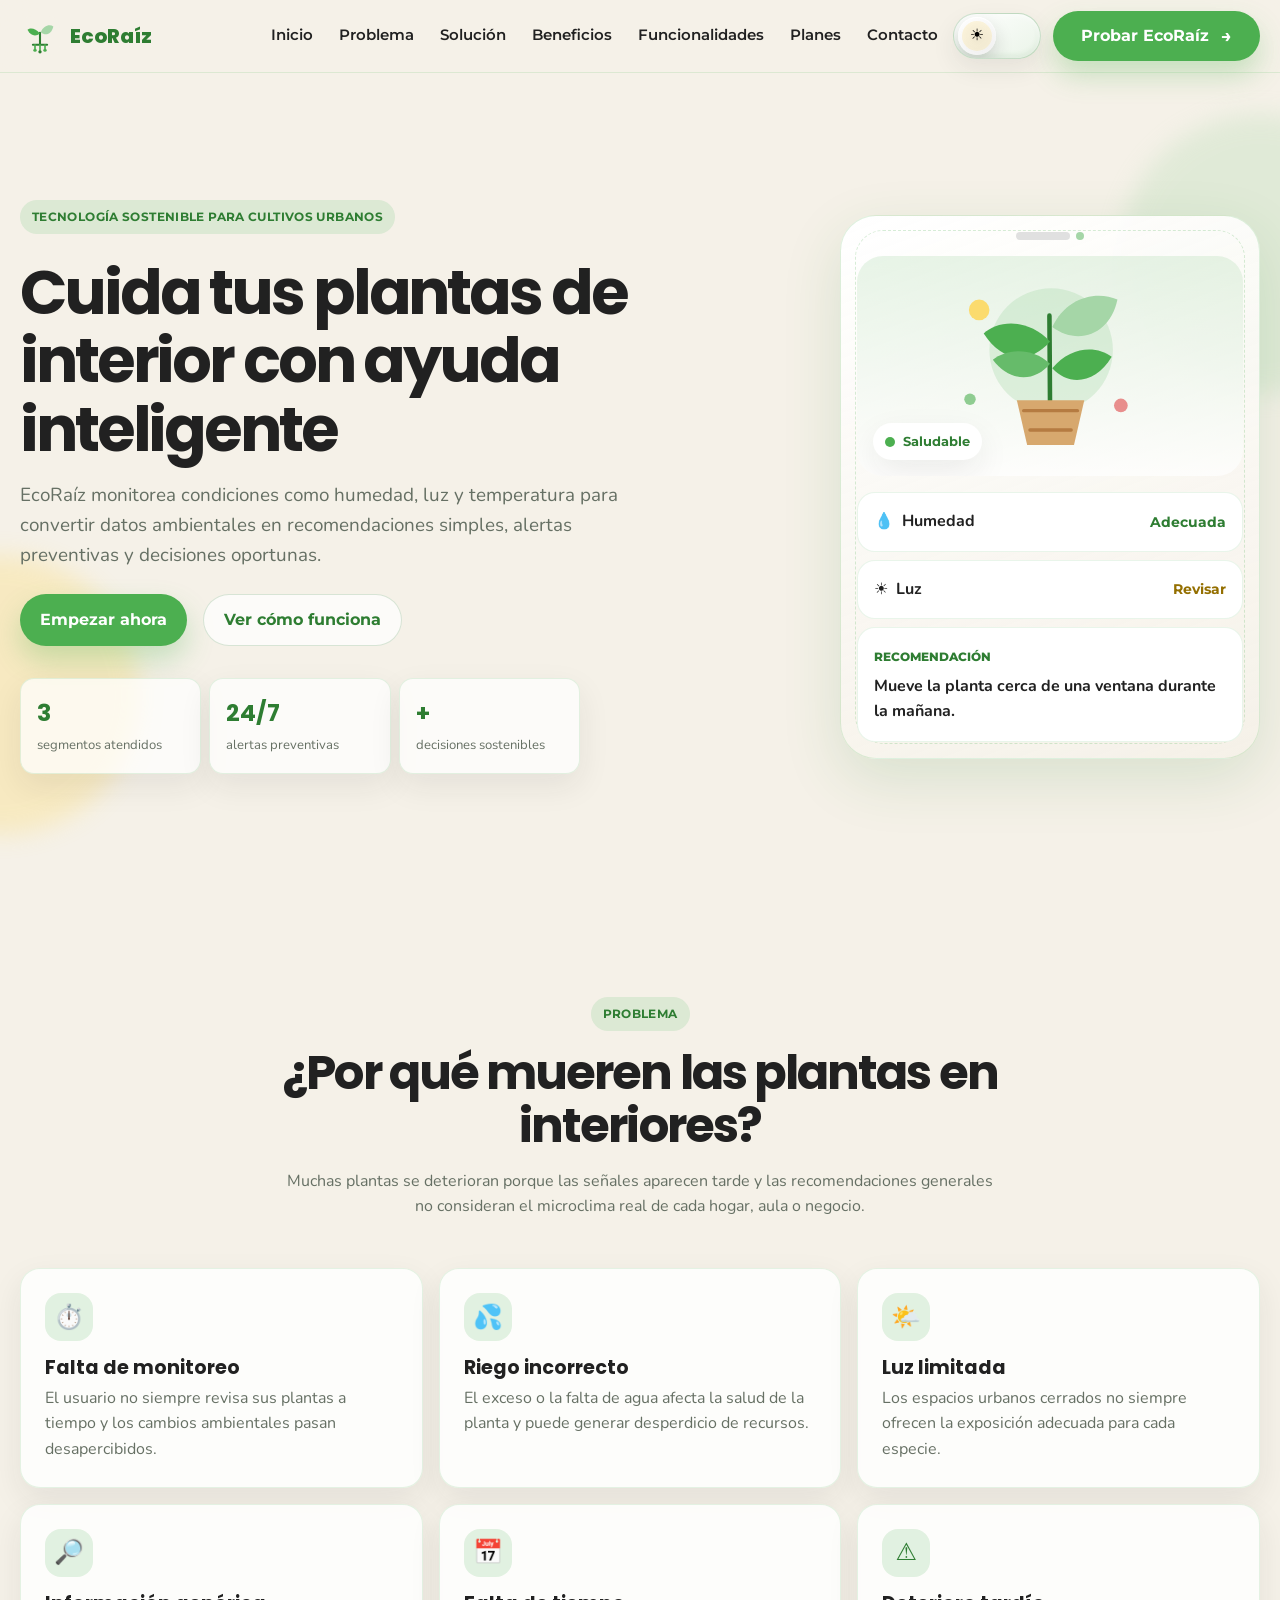
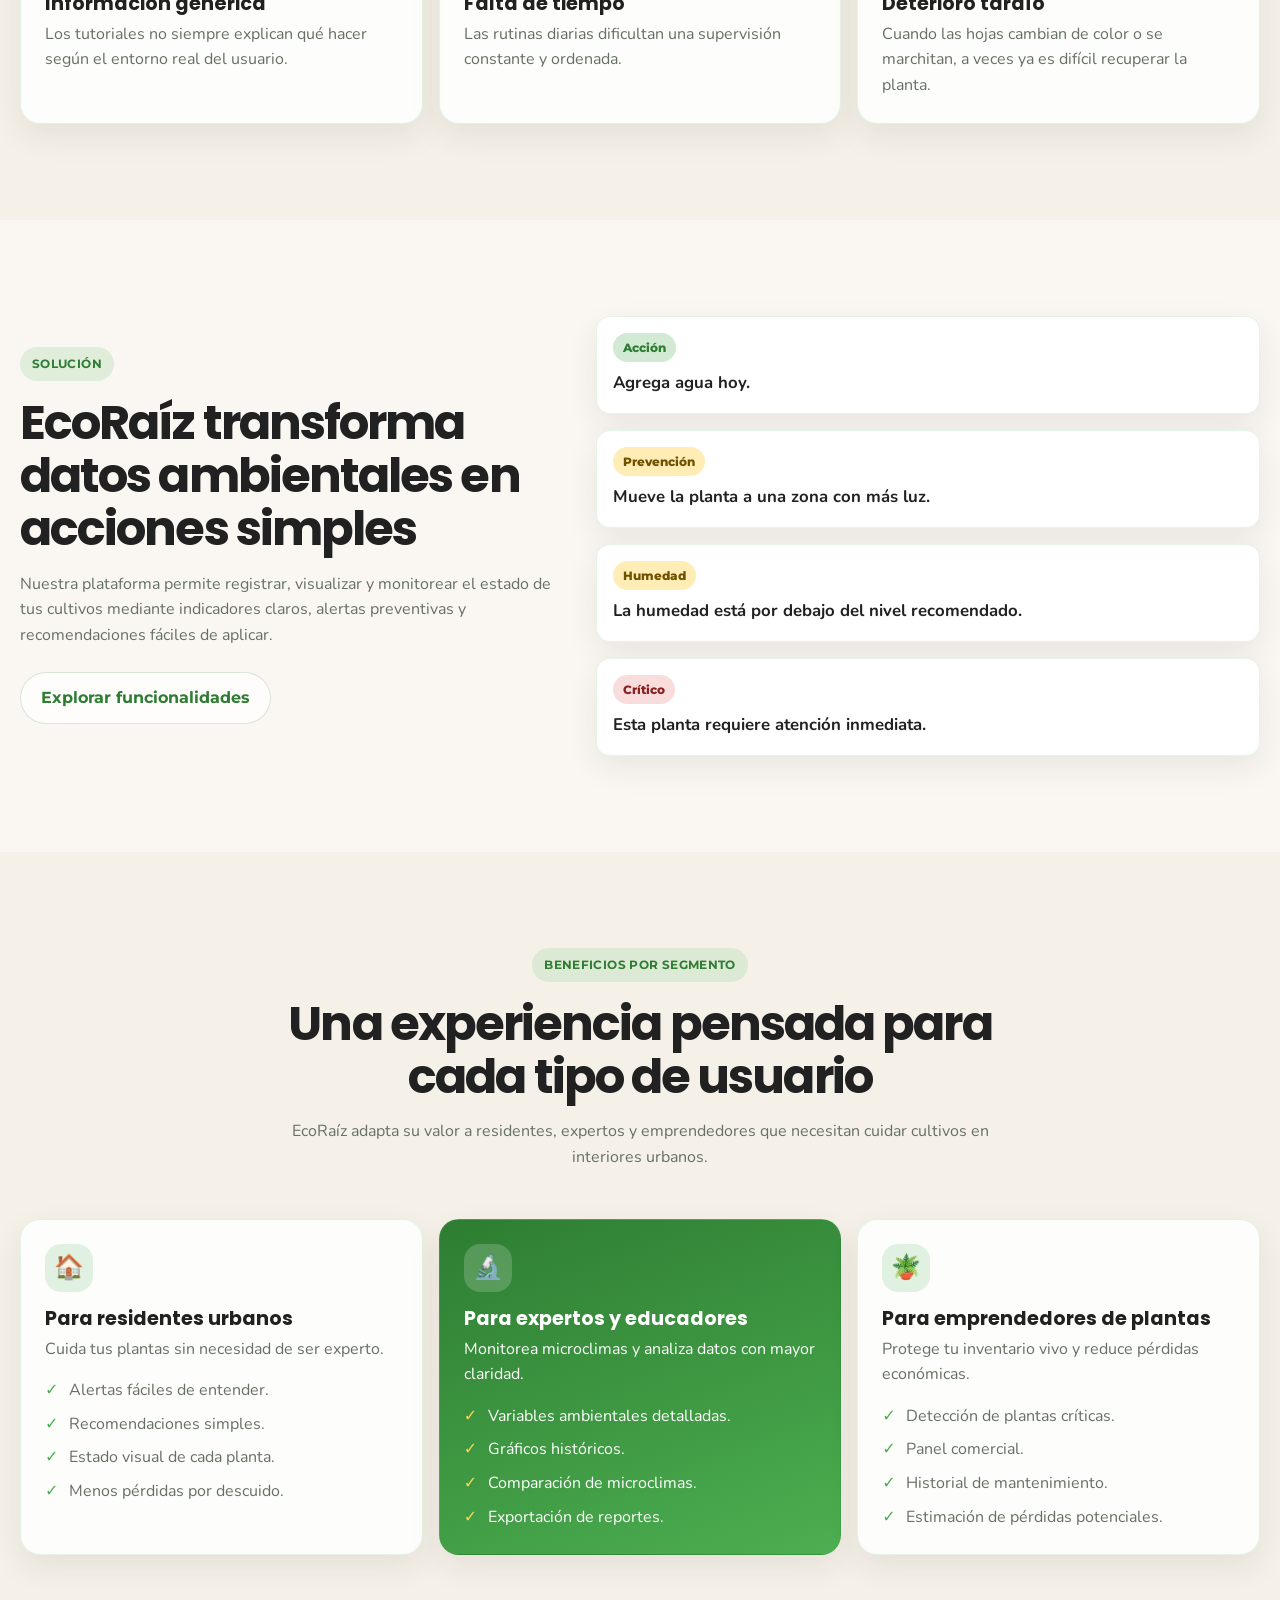
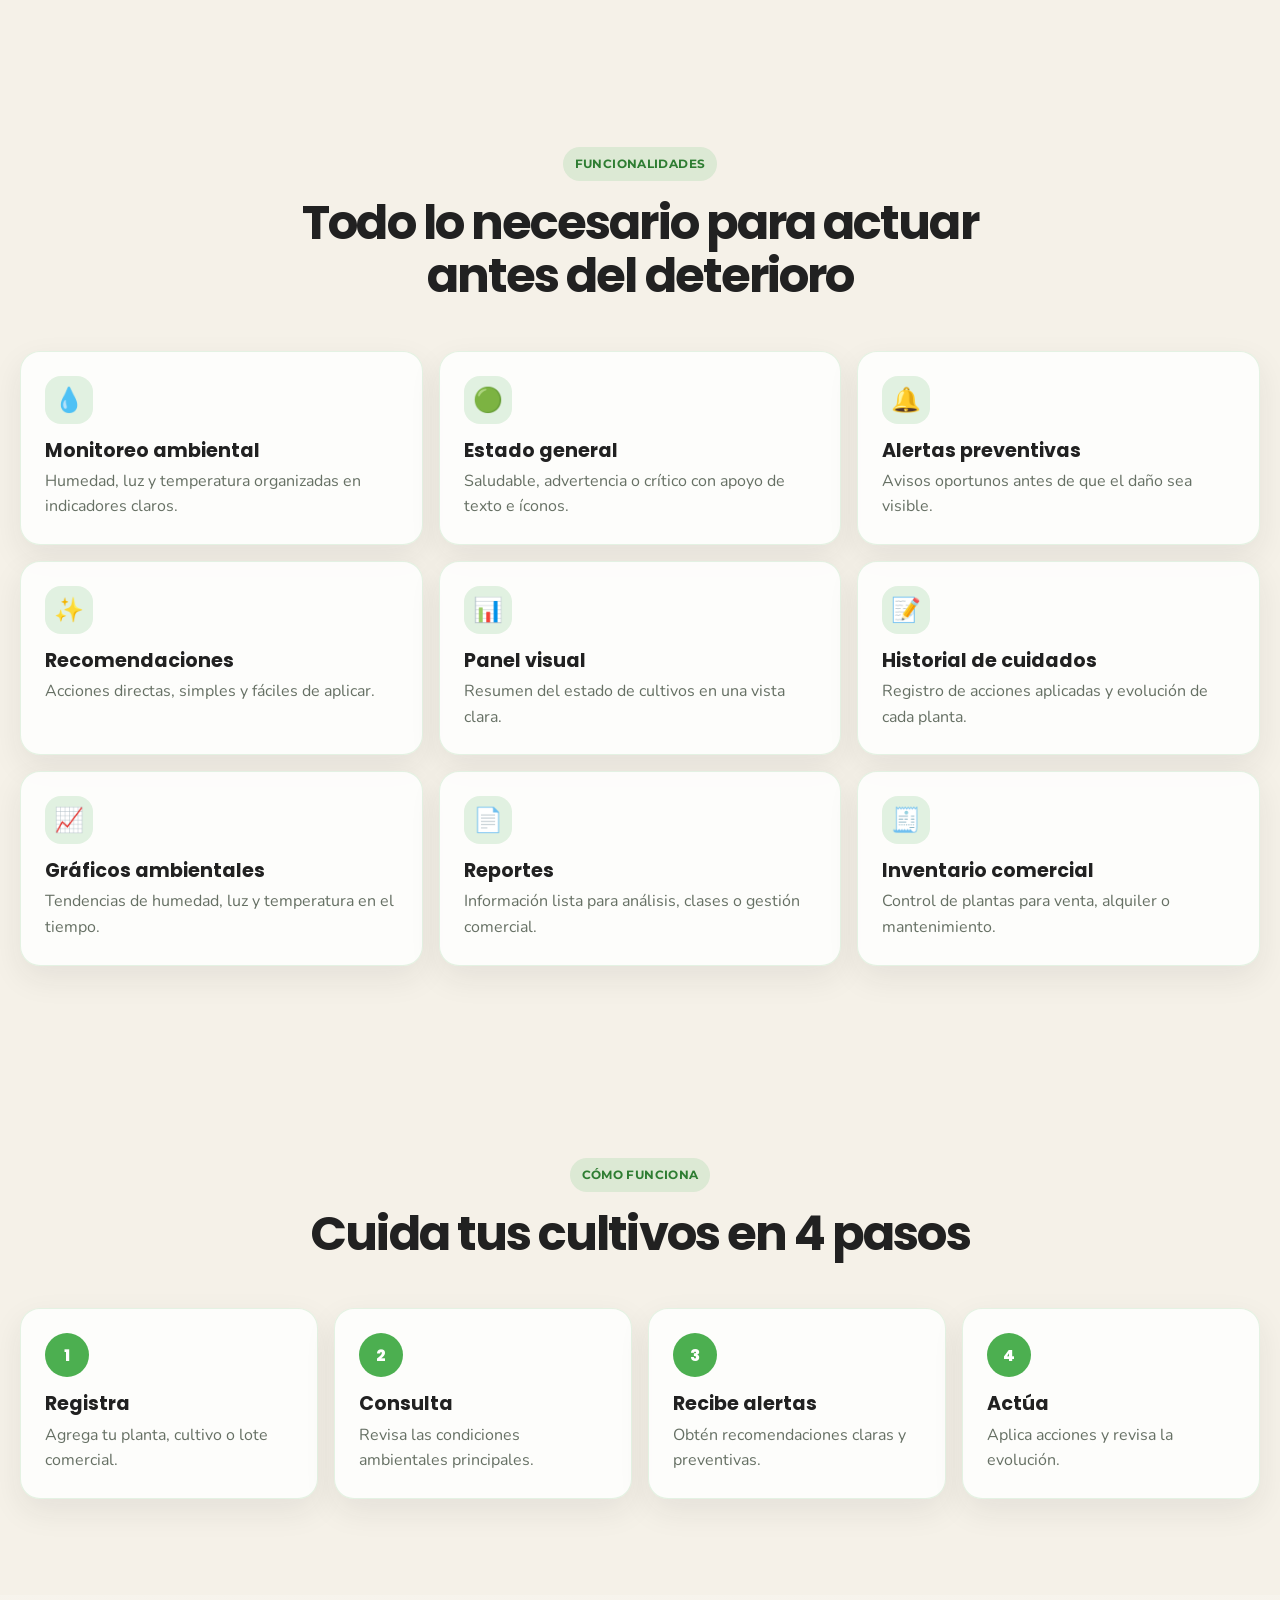
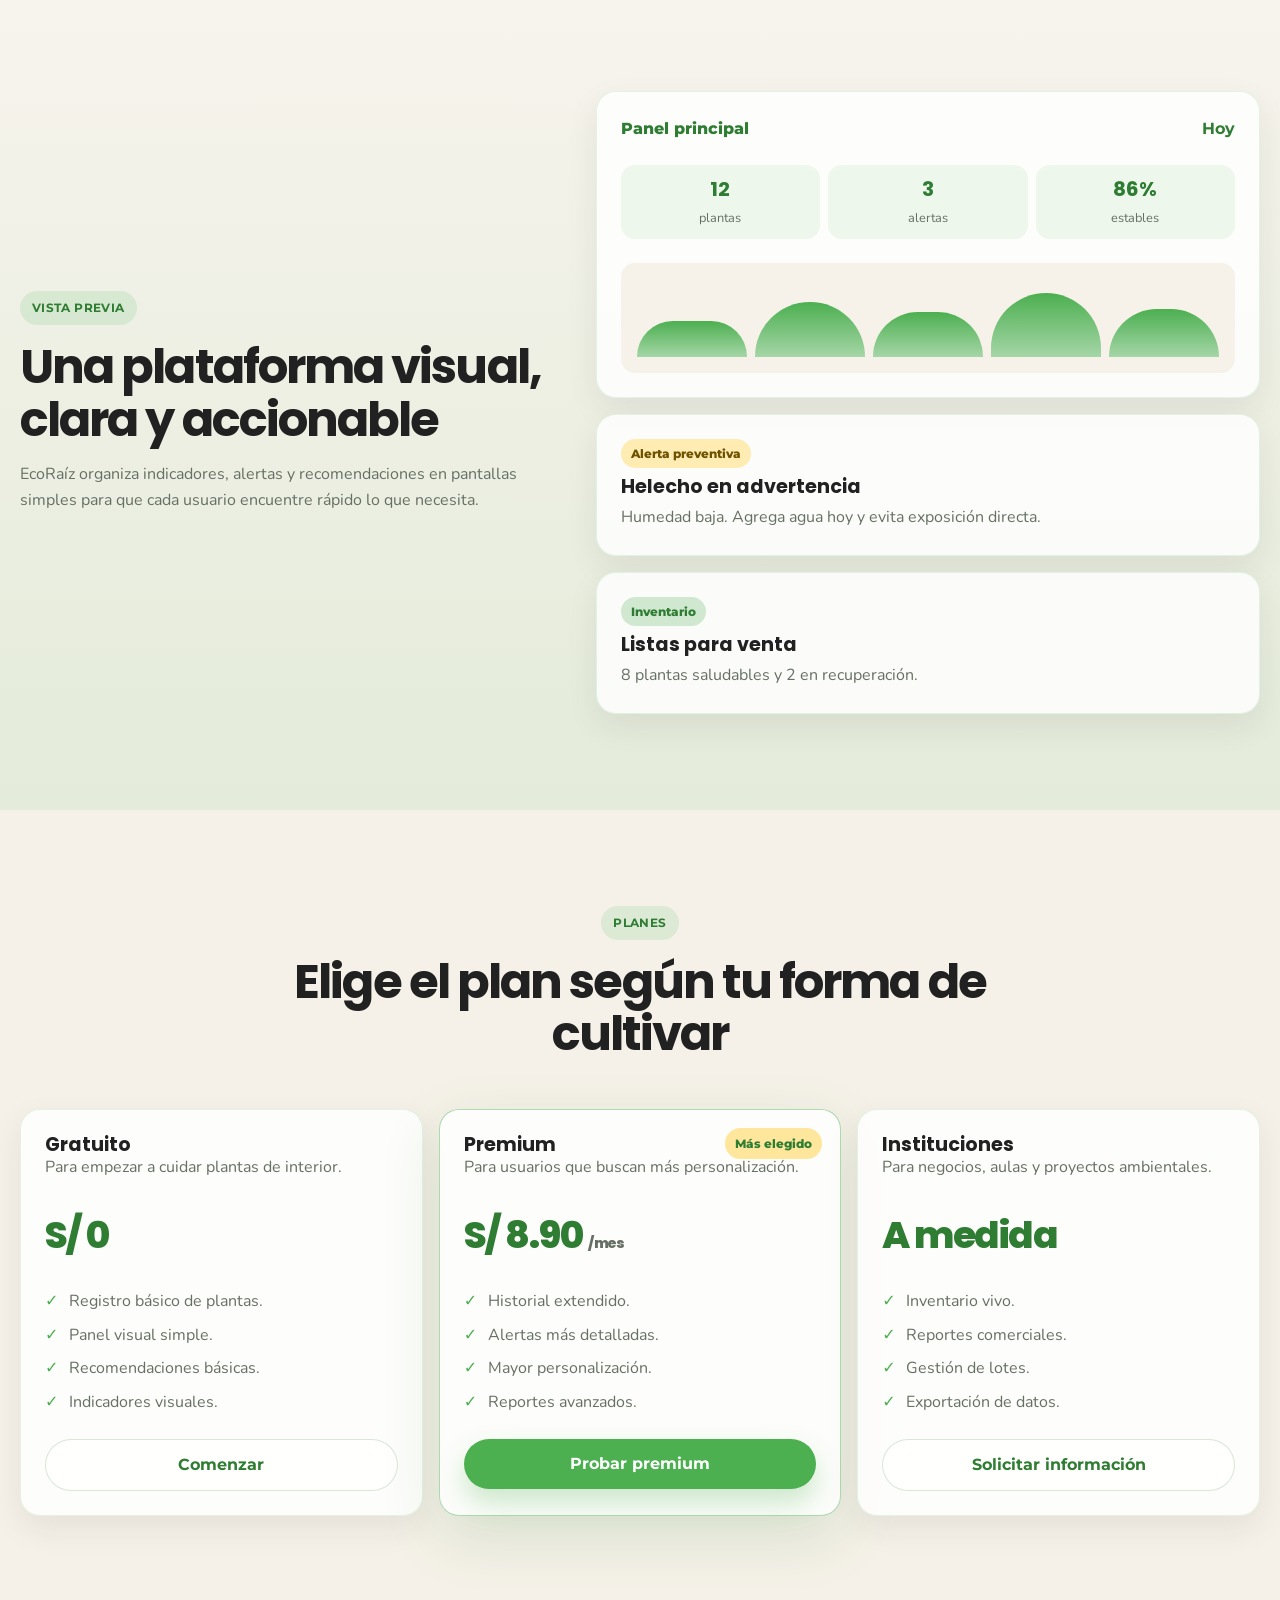
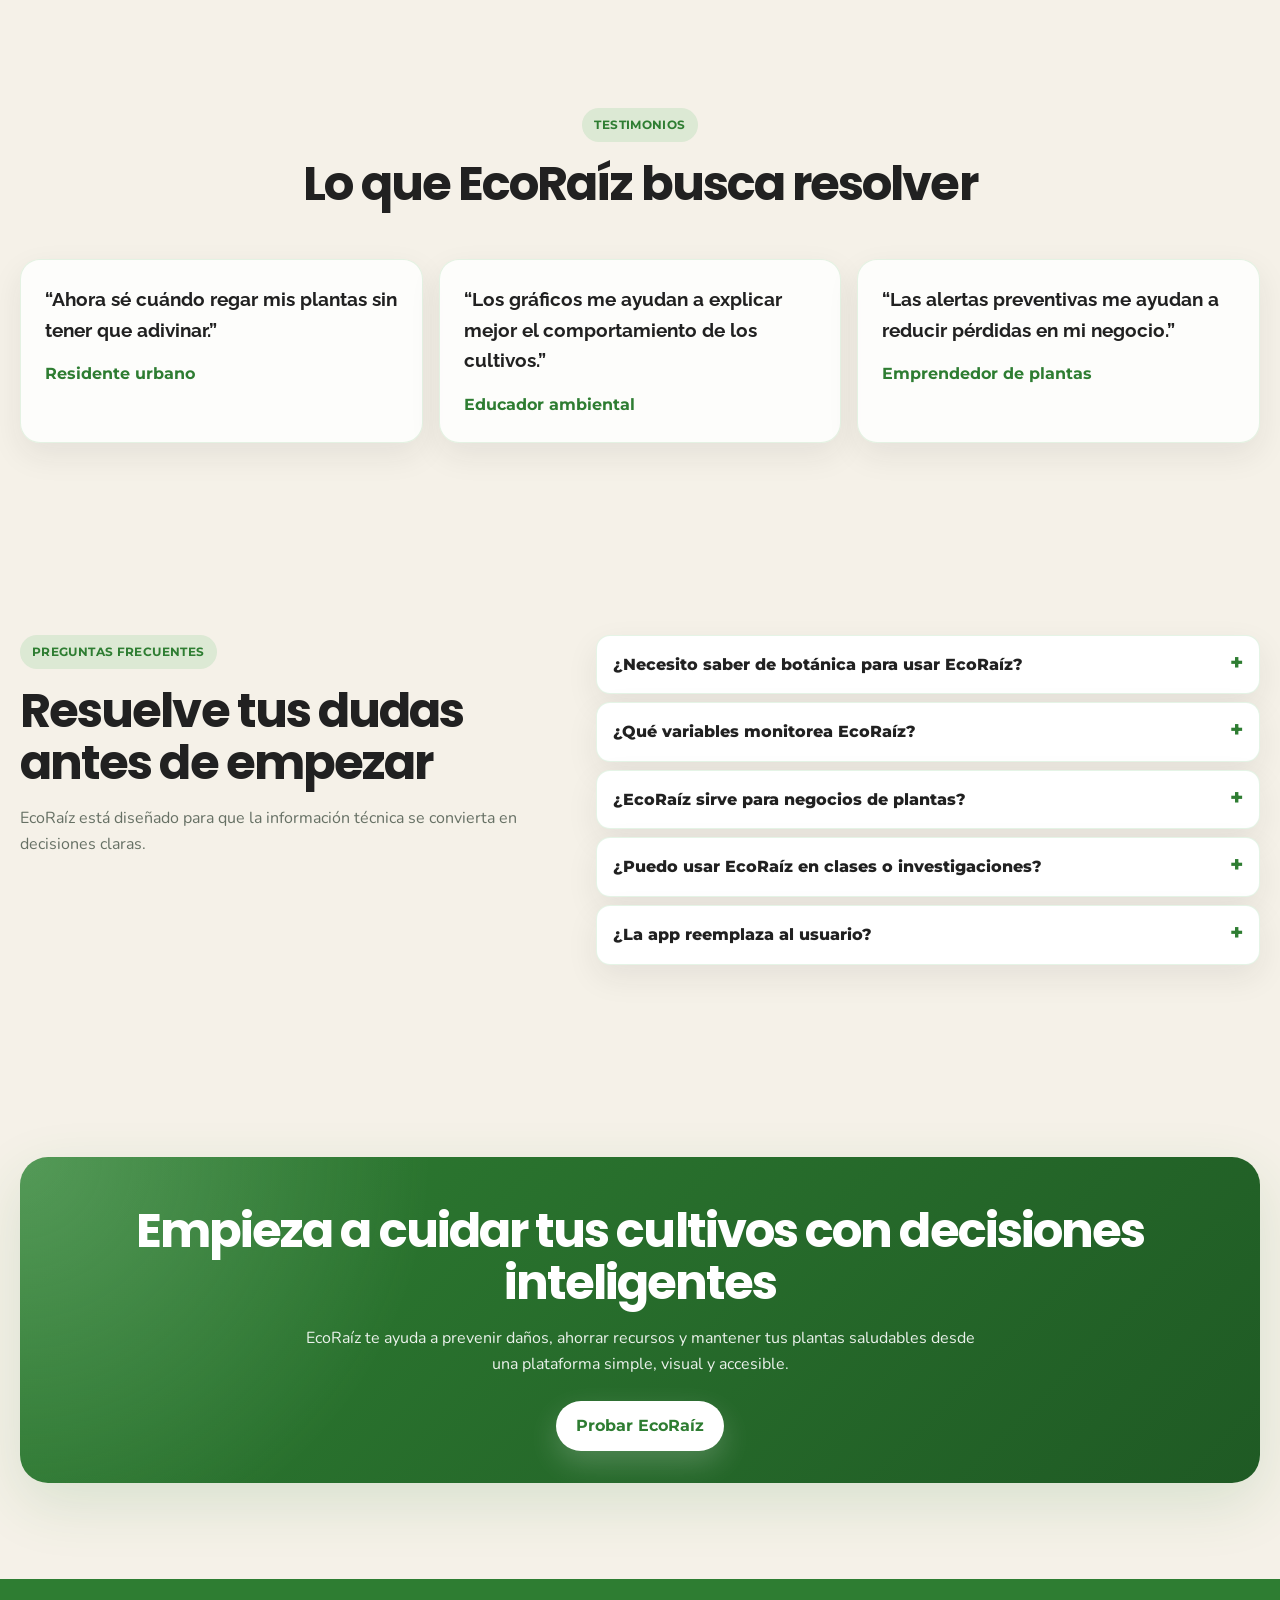
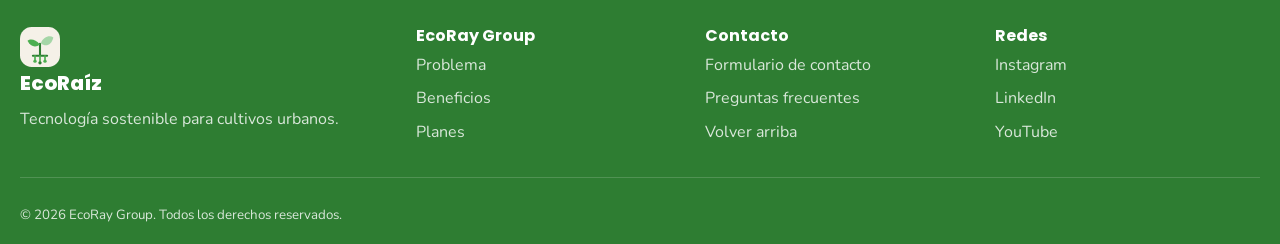
<file: index.html>
<!DOCTYPE html>
<html lang="es">
<head>
  <meta charset="UTF-8" />
  <meta name="viewport" content="width=device-width, initial-scale=1.0" />
  <meta name="description" content="EcoRaíz monitorea cultivos de interior y transforma datos ambientales en recomendaciones simples para mantener plantas saludables." />
  <title>EcoRaíz | Tecnología sostenible para cultivos urbanos</title>
  <link rel="preconnect" href="https://fonts.googleapis.com" />
  <link rel="preconnect" href="https://fonts.gstatic.com" crossorigin />
  <link href="https://fonts.googleapis.com/css2?family=Montserrat:wght@500;600;700&family=Nunito:wght@400;500;600;700&family=Poppins:wght@600;700;800&family=Raleway:wght@600;700&display=swap" rel="stylesheet" />
  <script>
    (function () {
      const savedTheme = localStorage.getItem("ecoraiz-theme");
      document.documentElement.setAttribute("data-theme", savedTheme || "light");
    })();
  </script>
  <link rel="stylesheet" href="styles.css" />
</head>
<body>
  <header class="site-header" id="inicio">
    <nav class="navbar container" aria-label="Navegación principal">
      <a class="brand" href="index.html" aria-label="EcoRaíz inicio">
        <img src="assets/icons/logo.svg" alt="Logo EcoRaíz" class="brand-logo" />
        <span>EcoRaíz</span>
      </a>

      <button class="menu-toggle" type="button" aria-label="Abrir menú" aria-expanded="false">
        <span></span>
        <span></span>
        <span></span>
      </button>

      <div class="nav-menu" id="nav-menu">
        <a href="#inicio">Inicio</a>
        <a href="#problema">Problema</a>
        <a href="#solucion">Solución</a>
        <a href="#beneficios">Beneficios</a>
        <a href="#funcionalidades">Funcionalidades</a>
        <a href="#planes">Planes</a>
        <a href="contacto.html">Contacto</a>
        <button class="theme-switch" type="button" data-theme-toggle aria-label="Cambiar a modo oscuro" aria-pressed="false">
          <span class="theme-switch__knob" aria-hidden="true"><span class="theme-switch__knob-icon">☀️</span></span>
        </button>
        <a class="btn btn-primary nav-cta" href="contacto.html">Probar EcoRaíz</a>
      </div>
    </nav>
  </header>

  <main>
    <section class="hero section-pad" aria-labelledby="hero-title">
      <div class="hero-bg-orb orb-one" aria-hidden="true"></div>
      <div class="hero-bg-orb orb-two" aria-hidden="true"></div>
      <div class="container hero-grid">
        <div class="hero-content reveal">
          <span class="eyebrow">Tecnología sostenible para cultivos urbanos</span>
          <h1 id="hero-title">Cuida tus plantas de interior con ayuda inteligente</h1>
          <p>EcoRaíz monitorea condiciones como humedad, luz y temperatura para convertir datos ambientales en recomendaciones simples, alertas preventivas y decisiones oportunas.</p>
          <div class="hero-actions">
            <a class="btn btn-primary" href="contacto.html">Empezar ahora</a>
            <a class="btn btn-secondary" href="#como-funciona">Ver cómo funciona</a>
          </div>
          <div class="hero-stats" aria-label="Indicadores principales">
            <div>
              <strong>3</strong>
              <span>segmentos atendidos</span>
            </div>
            <div>
              <strong>24/7</strong>
              <span>alertas preventivas</span>
            </div>
            <div>
              <strong>+</strong>
              <span>decisiones sostenibles</span>
            </div>
          </div>
        </div>

        <div class="hero-visual reveal" aria-label="Vista previa de EcoRaíz">
          <div class="phone-card">
            <div class="phone-top">
              <span></span>
              <span></span>
            </div>
            <div class="plant-preview">
              <img src="assets/img/hero-plant.svg" alt="Ilustración de planta monitoreada" />
              <div class="plant-status success">
                <span class="status-dot"></span>
                Saludable
              </div>
            </div>
            <div class="metric-list">
              <article class="metric-card">
                <div>
                  <span class="metric-icon">💧</span>
                  <p>Humedad</p>
                </div>
                <strong>Adecuada</strong>
              </article>
              <article class="metric-card warning-card">
                <div>
                  <span class="metric-icon">☀️</span>
                  <p>Luz</p>
                </div>
                <strong>Revisar</strong>
              </article>
              <article class="recommendation-card">
                <span>Recomendación</span>
                <p>Mueve la planta cerca de una ventana durante la mañana.</p>
              </article>
            </div>
          </div>
        </div>
      </div>
    </section>

    <section class="section-pad problem" id="problema" aria-labelledby="problem-title">
      <div class="container">
        <div class="section-heading reveal">
          <span class="eyebrow">Problema</span>
          <h2 id="problem-title">¿Por qué mueren las plantas en interiores?</h2>
          <p>Muchas plantas se deterioran porque las señales aparecen tarde y las recomendaciones generales no consideran el microclima real de cada hogar, aula o negocio.</p>
        </div>
        <div class="cards-grid problem-grid">
          <article class="info-card reveal">
            <span class="card-icon">⏱️</span>
            <h3>Falta de monitoreo</h3>
            <p>El usuario no siempre revisa sus plantas a tiempo y los cambios ambientales pasan desapercibidos.</p>
          </article>
          <article class="info-card reveal">
            <span class="card-icon">💦</span>
            <h3>Riego incorrecto</h3>
            <p>El exceso o la falta de agua afecta la salud de la planta y puede generar desperdicio de recursos.</p>
          </article>
          <article class="info-card reveal">
            <span class="card-icon">🌤️</span>
            <h3>Luz limitada</h3>
            <p>Los espacios urbanos cerrados no siempre ofrecen la exposición adecuada para cada especie.</p>
          </article>
          <article class="info-card reveal">
            <span class="card-icon">🔎</span>
            <h3>Información genérica</h3>
            <p>Los tutoriales no siempre explican qué hacer según el entorno real del usuario.</p>
          </article>
          <article class="info-card reveal">
            <span class="card-icon">📅</span>
            <h3>Falta de tiempo</h3>
            <p>Las rutinas diarias dificultan una supervisión constante y ordenada.</p>
          </article>
          <article class="info-card reveal">
            <span class="card-icon">⚠️</span>
            <h3>Deterioro tardío</h3>
            <p>Cuando las hojas cambian de color o se marchitan, a veces ya es difícil recuperar la planta.</p>
          </article>
        </div>
      </div>
    </section>

    <section class="section-pad solution" id="solucion" aria-labelledby="solution-title">
      <div class="container solution-grid">
        <div class="solution-content reveal">
          <span class="eyebrow">Solución</span>
          <h2 id="solution-title">EcoRaíz transforma datos ambientales en acciones simples</h2>
          <p>Nuestra plataforma permite registrar, visualizar y monitorear el estado de tus cultivos mediante indicadores claros, alertas preventivas y recomendaciones fáciles de aplicar.</p>
          <a class="btn btn-secondary" href="#funcionalidades">Explorar funcionalidades</a>
        </div>
        <div class="recommendation-list reveal" aria-label="Ejemplos de recomendaciones">
          <article>
            <span class="tag tag-success">Acción</span>
            <p>Agrega agua hoy.</p>
          </article>
          <article>
            <span class="tag tag-warning">Prevención</span>
            <p>Mueve la planta a una zona con más luz.</p>
          </article>
          <article>
            <span class="tag tag-warning">Humedad</span>
            <p>La humedad está por debajo del nivel recomendado.</p>
          </article>
          <article>
            <span class="tag tag-error">Crítico</span>
            <p>Esta planta requiere atención inmediata.</p>
          </article>
        </div>
      </div>
    </section>

    <section class="section-pad benefits" id="beneficios" aria-labelledby="benefits-title">
      <div class="container">
        <div class="section-heading reveal">
          <span class="eyebrow">Beneficios por segmento</span>
          <h2 id="benefits-title">Una experiencia pensada para cada tipo de usuario</h2>
          <p>EcoRaíz adapta su valor a residentes, expertos y emprendedores que necesitan cuidar cultivos en interiores urbanos.</p>
        </div>
        <div class="segment-grid">
          <article class="segment-card reveal">
            <div class="segment-icon">🏠</div>
            <h3>Para residentes urbanos</h3>
            <p>Cuida tus plantas sin necesidad de ser experto.</p>
            <ul>
              <li>Alertas fáciles de entender.</li>
              <li>Recomendaciones simples.</li>
              <li>Estado visual de cada planta.</li>
              <li>Menos pérdidas por descuido.</li>
            </ul>
          </article>
          <article class="segment-card featured reveal">
            <div class="segment-icon">🔬</div>
            <h3>Para expertos y educadores</h3>
            <p>Monitorea microclimas y analiza datos con mayor claridad.</p>
            <ul>
              <li>Variables ambientales detalladas.</li>
              <li>Gráficos históricos.</li>
              <li>Comparación de microclimas.</li>
              <li>Exportación de reportes.</li>
            </ul>
          </article>
          <article class="segment-card reveal">
            <div class="segment-icon">🪴</div>
            <h3>Para emprendedores de plantas</h3>
            <p>Protege tu inventario vivo y reduce pérdidas económicas.</p>
            <ul>
              <li>Detección de plantas críticas.</li>
              <li>Panel comercial.</li>
              <li>Historial de mantenimiento.</li>
              <li>Estimación de pérdidas potenciales.</li>
            </ul>
          </article>
        </div>
      </div>
    </section>

    <section class="section-pad features" id="funcionalidades" aria-labelledby="features-title">
      <div class="container">
        <div class="section-heading reveal">
          <span class="eyebrow">Funcionalidades</span>
          <h2 id="features-title">Todo lo necesario para actuar antes del deterioro</h2>
        </div>
        <div class="feature-grid">
          <article class="feature-card reveal"><span>💧</span><h3>Monitoreo ambiental</h3><p>Humedad, luz y temperatura organizadas en indicadores claros.</p></article>
          <article class="feature-card reveal"><span>🟢</span><h3>Estado general</h3><p>Saludable, advertencia o crítico con apoyo de texto e íconos.</p></article>
          <article class="feature-card reveal"><span>🔔</span><h3>Alertas preventivas</h3><p>Avisos oportunos antes de que el daño sea visible.</p></article>
          <article class="feature-card reveal"><span>✨</span><h3>Recomendaciones</h3><p>Acciones directas, simples y fáciles de aplicar.</p></article>
          <article class="feature-card reveal"><span>📊</span><h3>Panel visual</h3><p>Resumen del estado de cultivos en una vista clara.</p></article>
          <article class="feature-card reveal"><span>📝</span><h3>Historial de cuidados</h3><p>Registro de acciones aplicadas y evolución de cada planta.</p></article>
          <article class="feature-card reveal"><span>📈</span><h3>Gráficos ambientales</h3><p>Tendencias de humedad, luz y temperatura en el tiempo.</p></article>
          <article class="feature-card reveal"><span>📄</span><h3>Reportes</h3><p>Información lista para análisis, clases o gestión comercial.</p></article>
          <article class="feature-card reveal"><span>🧾</span><h3>Inventario comercial</h3><p>Control de plantas para venta, alquiler o mantenimiento.</p></article>
        </div>
      </div>
    </section>

    <section class="section-pad how" id="como-funciona" aria-labelledby="how-title">
      <div class="container">
        <div class="section-heading reveal">
          <span class="eyebrow">Cómo funciona</span>
          <h2 id="how-title">Cuida tus cultivos en 4 pasos</h2>
        </div>
        <div class="steps">
          <article class="step-card reveal"><span>1</span><h3>Registra</h3><p>Agrega tu planta, cultivo o lote comercial.</p></article>
          <article class="step-card reveal"><span>2</span><h3>Consulta</h3><p>Revisa las condiciones ambientales principales.</p></article>
          <article class="step-card reveal"><span>3</span><h3>Recibe alertas</h3><p>Obtén recomendaciones claras y preventivas.</p></article>
          <article class="step-card reveal"><span>4</span><h3>Actúa</h3><p>Aplica acciones y revisa la evolución.</p></article>
        </div>
      </div>
    </section>

    <section class="section-pad preview" aria-labelledby="preview-title">
      <div class="container preview-grid">
        <div class="preview-content reveal">
          <span class="eyebrow">Vista previa</span>
          <h2 id="preview-title">Una plataforma visual, clara y accionable</h2>
          <p>EcoRaíz organiza indicadores, alertas y recomendaciones en pantallas simples para que cada usuario encuentre rápido lo que necesita.</p>
        </div>
        <div class="ui-showcase reveal" aria-label="Simulación de pantallas de EcoRaíz">
          <div class="panel-card main-panel">
            <div class="panel-header">
              <span>Panel principal</span>
              <strong>Hoy</strong>
            </div>
            <div class="panel-kpis">
              <div><strong>12</strong><span>plantas</span></div>
              <div><strong>3</strong><span>alertas</span></div>
              <div><strong>86%</strong><span>estables</span></div>
            </div>
            <div class="bar-chart" aria-hidden="true">
              <span style="height: 46%"></span>
              <span style="height: 70%"></span>
              <span style="height: 58%"></span>
              <span style="height: 82%"></span>
              <span style="height: 62%"></span>
            </div>
          </div>
          <div class="panel-card alert-panel">
            <span class="tag tag-warning">Alerta preventiva</span>
            <h3>Helecho en advertencia</h3>
            <p>Humedad baja. Agrega agua hoy y evita exposición directa.</p>
          </div>
          <div class="panel-card inventory-panel">
            <span class="tag tag-success">Inventario</span>
            <h3>Listas para venta</h3>
            <p>8 plantas saludables y 2 en recuperación.</p>
          </div>
        </div>
      </div>
    </section>

    <section class="section-pad pricing" id="planes" aria-labelledby="pricing-title">
      <div class="container">
        <div class="section-heading reveal">
          <span class="eyebrow">Planes</span>
          <h2 id="pricing-title">Elige el plan según tu forma de cultivar</h2>
        </div>
        <div class="pricing-grid">
          <article class="price-card reveal">
            <h3>Gratuito</h3>
            <p>Para empezar a cuidar plantas de interior.</p>
            <div class="price">S/ 0</div>
            <ul>
              <li>Registro básico de plantas.</li>
              <li>Panel visual simple.</li>
              <li>Recomendaciones básicas.</li>
              <li>Indicadores visuales.</li>
            </ul>
            <a class="btn btn-secondary" href="contacto.html">Comenzar</a>
          </article>
          <article class="price-card popular reveal">
            <span class="popular-badge">Más elegido</span>
            <h3>Premium</h3>
            <p>Para usuarios que buscan más personalización.</p>
            <div class="price">S/ 8.90 <small>/ mes</small></div>
            <ul>
              <li>Historial extendido.</li>
              <li>Alertas más detalladas.</li>
              <li>Mayor personalización.</li>
              <li>Reportes avanzados.</li>
            </ul>
            <a class="btn btn-primary" href="contacto.html">Probar premium</a>
          </article>
          <article class="price-card reveal">
            <h3>Instituciones</h3>
            <p>Para negocios, aulas y proyectos ambientales.</p>
            <div class="price">A medida</div>
            <ul>
              <li>Inventario vivo.</li>
              <li>Reportes comerciales.</li>
              <li>Gestión de lotes.</li>
              <li>Exportación de datos.</li>
            </ul>
            <a class="btn btn-secondary" href="contacto.html">Solicitar información</a>
          </article>
        </div>
      </div>
    </section>

    <section class="section-pad testimonials" aria-labelledby="testimonials-title">
      <div class="container">
        <div class="section-heading reveal">
          <span class="eyebrow">Testimonios</span>
          <h2 id="testimonials-title">Lo que EcoRaíz busca resolver</h2>
        </div>
        <div class="testimonial-grid">
          <article class="testimonial-card reveal">
            <p>“Ahora sé cuándo regar mis plantas sin tener que adivinar.”</p>
            <strong>Residente urbano</strong>
          </article>
          <article class="testimonial-card reveal">
            <p>“Los gráficos me ayudan a explicar mejor el comportamiento de los cultivos.”</p>
            <strong>Educador ambiental</strong>
          </article>
          <article class="testimonial-card reveal">
            <p>“Las alertas preventivas me ayudan a reducir pérdidas en mi negocio.”</p>
            <strong>Emprendedor de plantas</strong>
          </article>
        </div>
      </div>
    </section>

    <section class="section-pad faq" aria-labelledby="faq-title">
      <div class="container faq-grid">
        <div class="faq-intro reveal">
          <span class="eyebrow">Preguntas frecuentes</span>
          <h2 id="faq-title">Resuelve tus dudas antes de empezar</h2>
          <p>EcoRaíz está diseñado para que la información técnica se convierta en decisiones claras.</p>
        </div>
        <div class="faq-list reveal">
          <details>
            <summary>¿Necesito saber de botánica para usar EcoRaíz?</summary>
            <p>No. EcoRaíz está diseñado para usuarios sin conocimientos técnicos.</p>
          </details>
          <details>
            <summary>¿Qué variables monitorea EcoRaíz?</summary>
            <p>Humedad, luz, temperatura y estado general del cultivo.</p>
          </details>
          <details>
            <summary>¿EcoRaíz sirve para negocios de plantas?</summary>
            <p>Sí. Permite gestionar inventario vivo, detectar riesgos y reducir pérdidas.</p>
          </details>
          <details>
            <summary>¿Puedo usar EcoRaíz en clases o investigaciones?</summary>
            <p>Sí. Cuenta con paneles visuales, gráficos históricos y reportes.</p>
          </details>
          <details>
            <summary>¿La app reemplaza al usuario?</summary>
            <p>No. Ayuda a tomar mejores decisiones, pero el usuario mantiene el control final.</p>
          </details>
        </div>
      </div>
    </section>

    <section class="cta section-pad" aria-labelledby="cta-title">
      <div class="container cta-card reveal">
        <h2 id="cta-title">Empieza a cuidar tus cultivos con decisiones inteligentes</h2>
        <p>EcoRaíz te ayuda a prevenir daños, ahorrar recursos y mantener tus plantas saludables desde una plataforma simple, visual y accesible.</p>
        <a class="btn btn-light" href="contacto.html">Probar EcoRaíz</a>
      </div>
    </section>
  </main>

  <footer class="site-footer">
    <div class="container footer-grid">
      <div>
        <a class="brand footer-brand" href="index.html">
          <img src="assets/icons/logo.svg" alt="Logo EcoRaíz" class="brand-logo" />
          <span>EcoRaíz</span>
        </a>
        <p>Tecnología sostenible para cultivos urbanos.</p>
      </div>
      <div>
        <h3>EcoRay Group</h3>
        <a href="#problema">Problema</a>
        <a href="#beneficios">Beneficios</a>
        <a href="#planes">Planes</a>
      </div>
      <div>
        <h3>Contacto</h3>
        <a href="contacto.html">Formulario de contacto</a>
        <a href="#faq-title">Preguntas frecuentes</a>
        <a href="#inicio">Volver arriba</a>
      </div>
      <div>
        <h3>Redes</h3>
        <a href="#" aria-label="Instagram de EcoRaíz">Instagram</a>
        <a href="#" aria-label="LinkedIn de EcoRaíz">LinkedIn</a>
        <a href="#" aria-label="YouTube de EcoRaíz">YouTube</a>
      </div>
    </div>
    <div class="footer-bottom container">
      <small>© 2026 EcoRay Group. Todos los derechos reservados.</small>
    </div>
  </footer>

  <script src="script.js"></script>
</body>
</html>
</file>
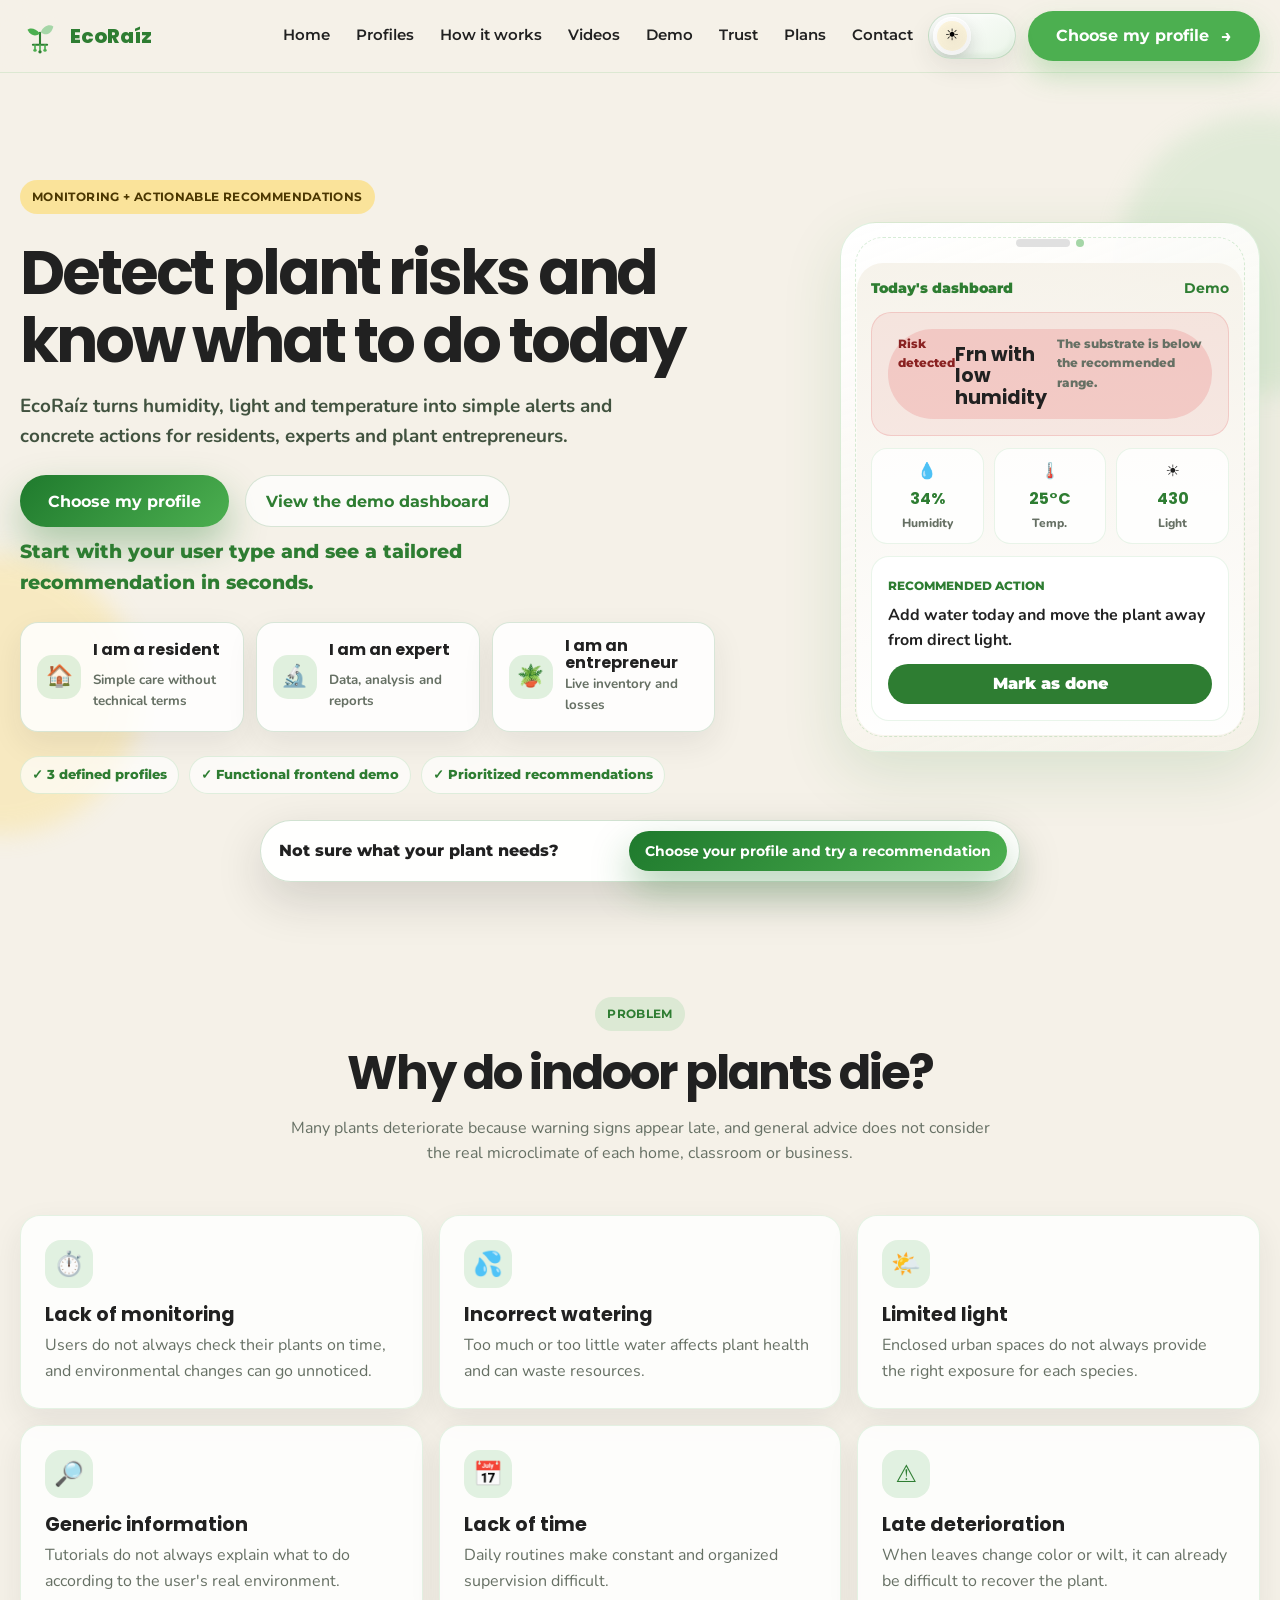
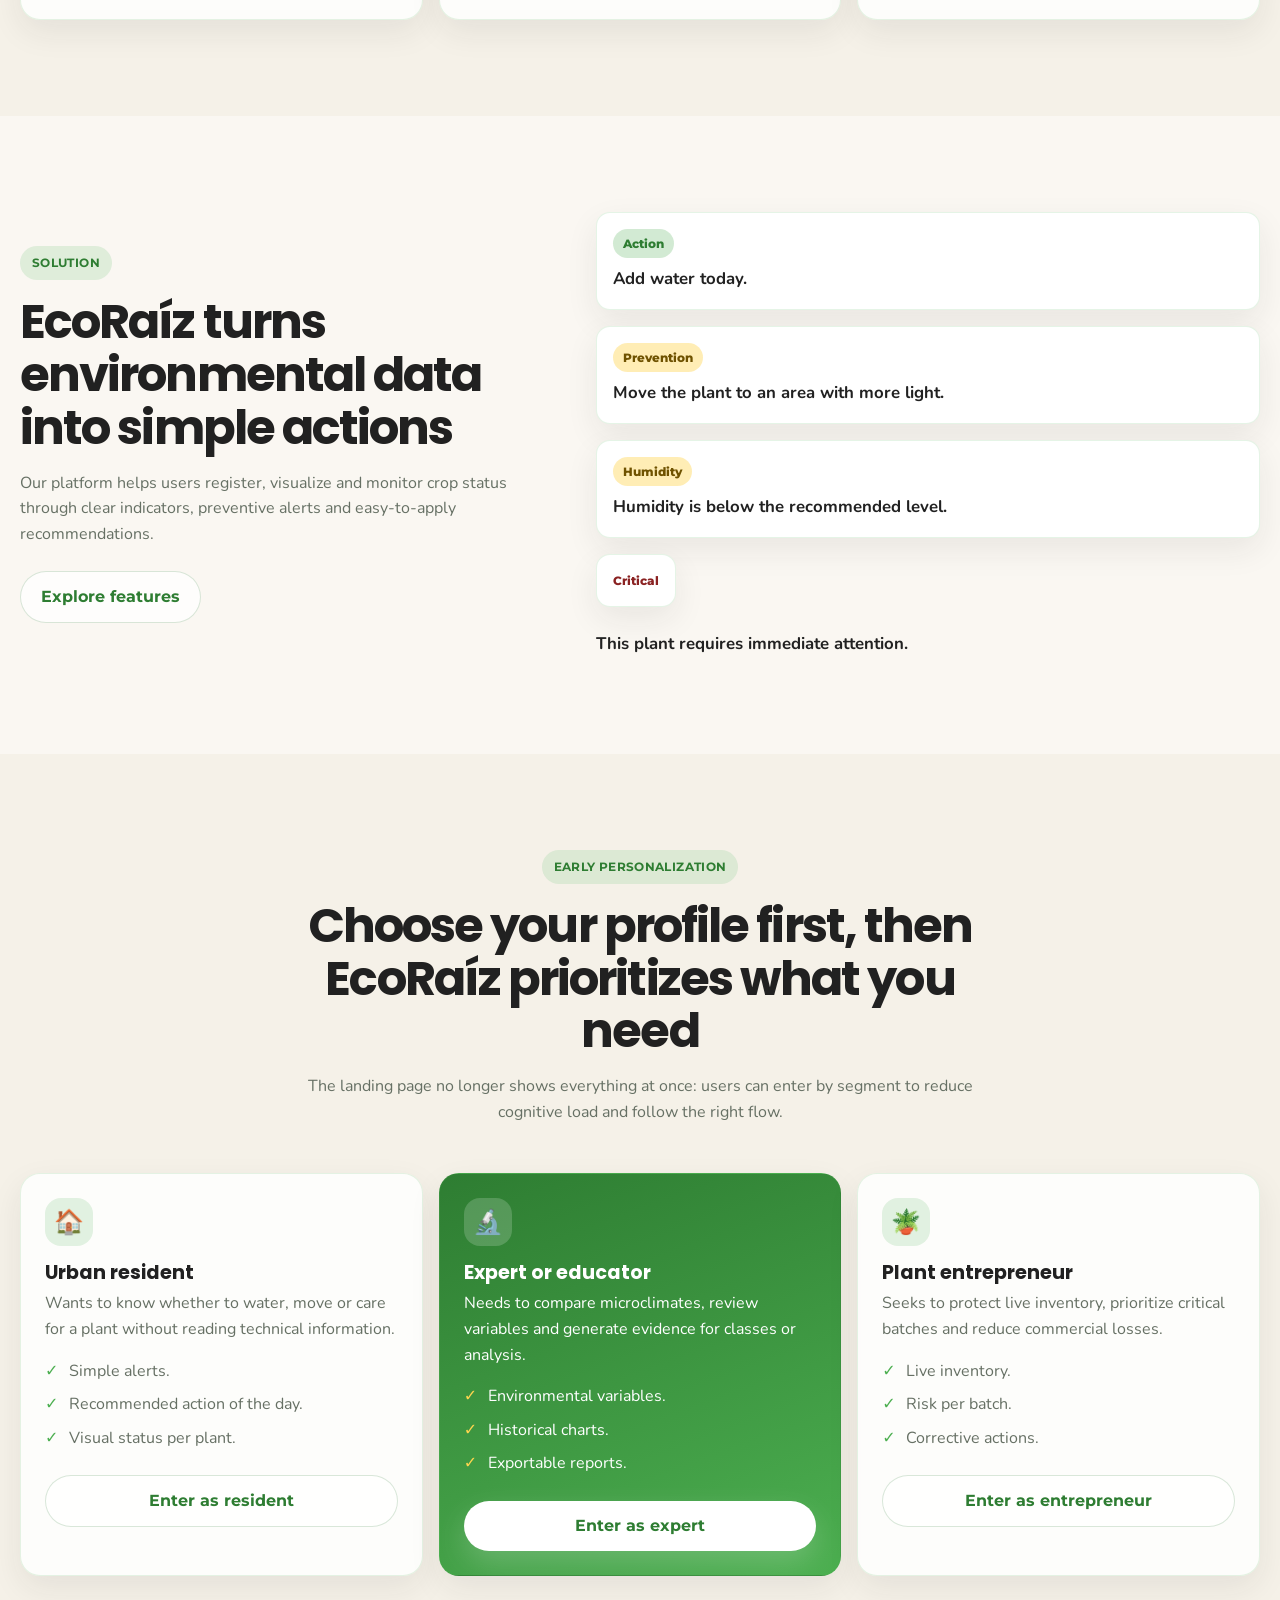
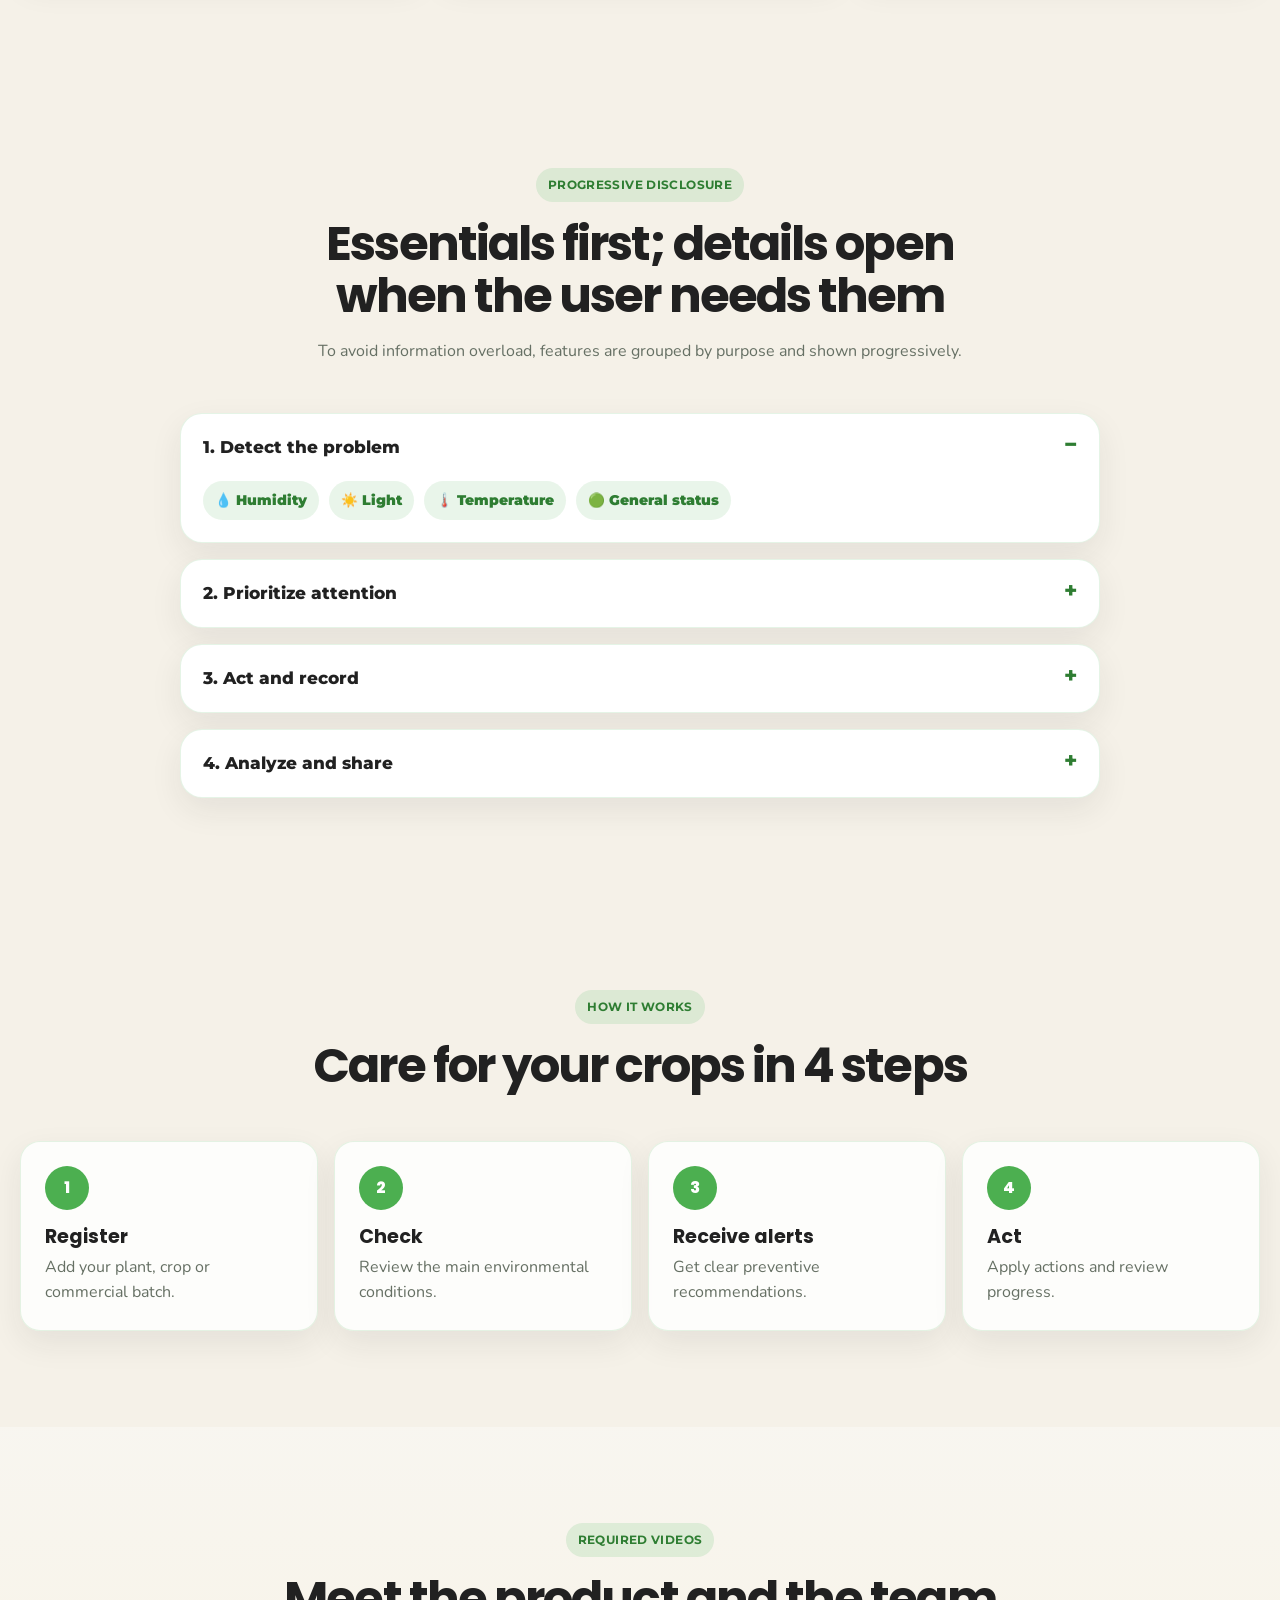
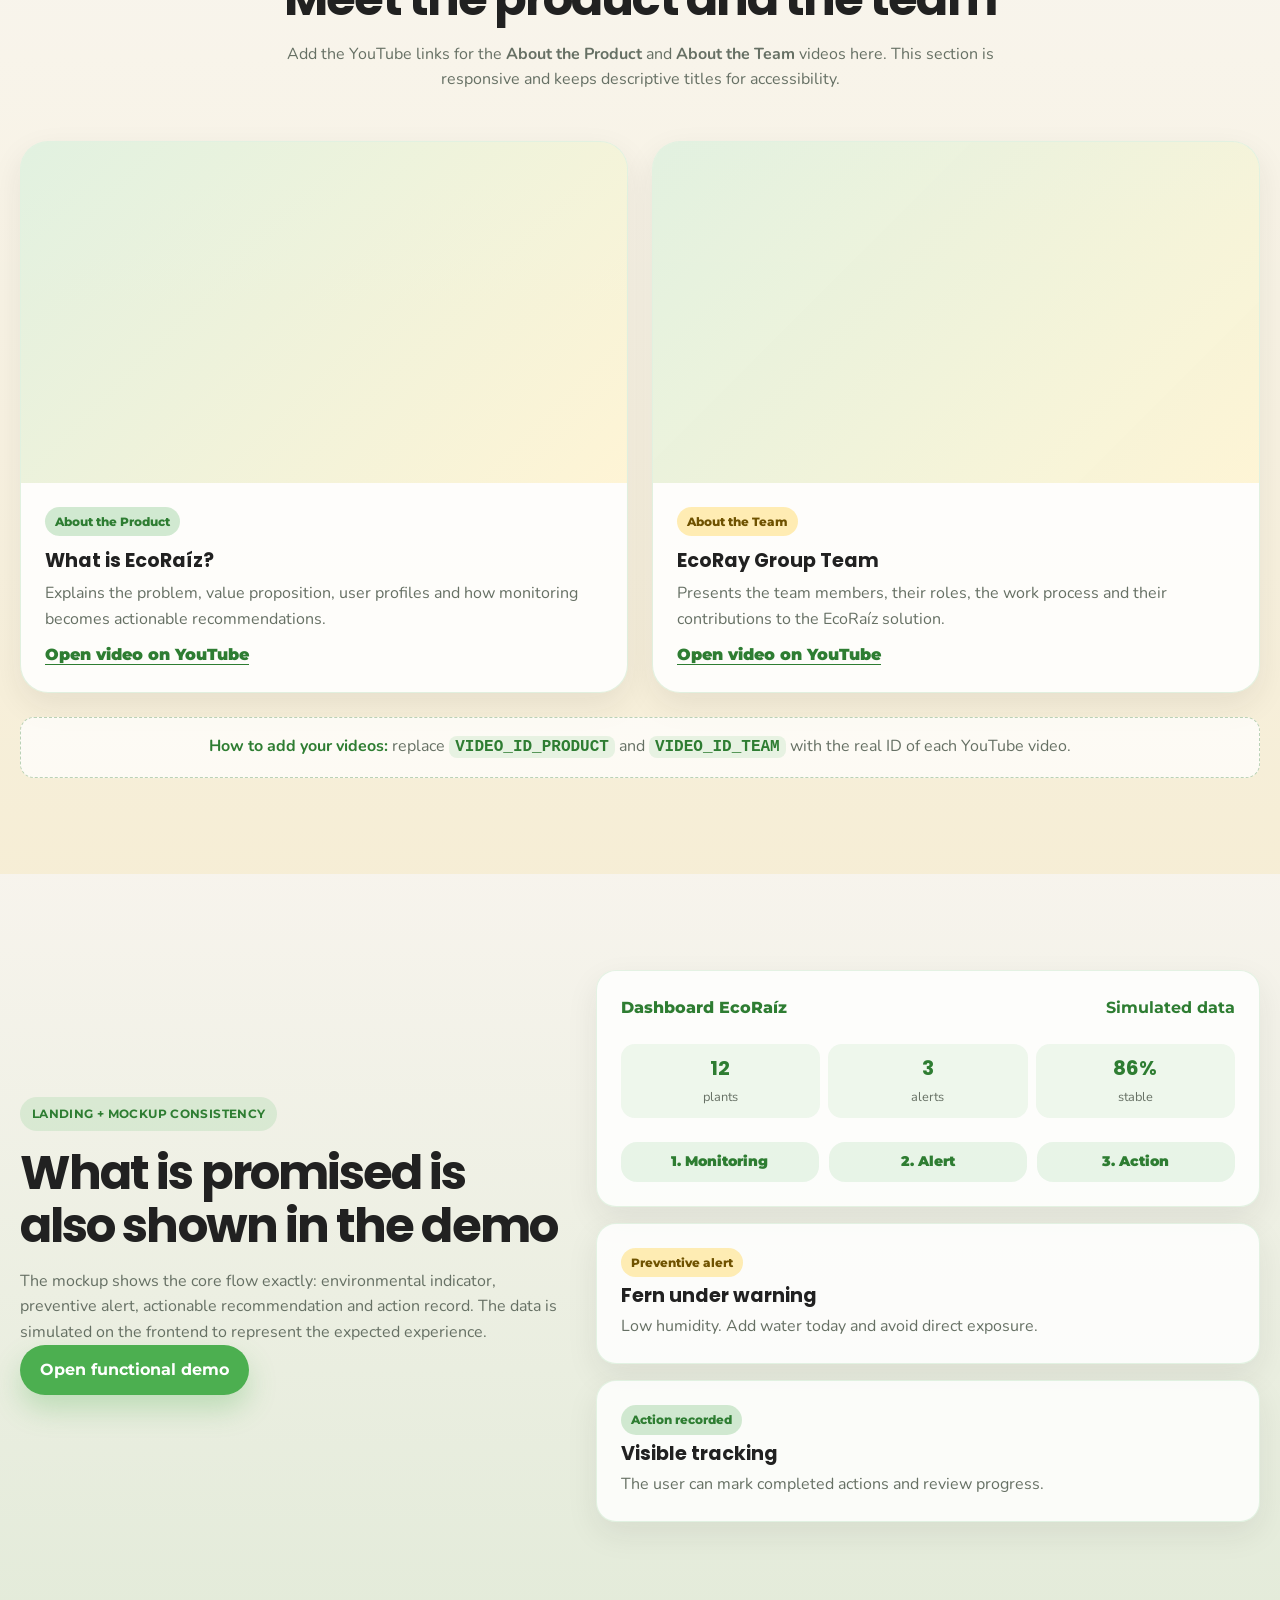
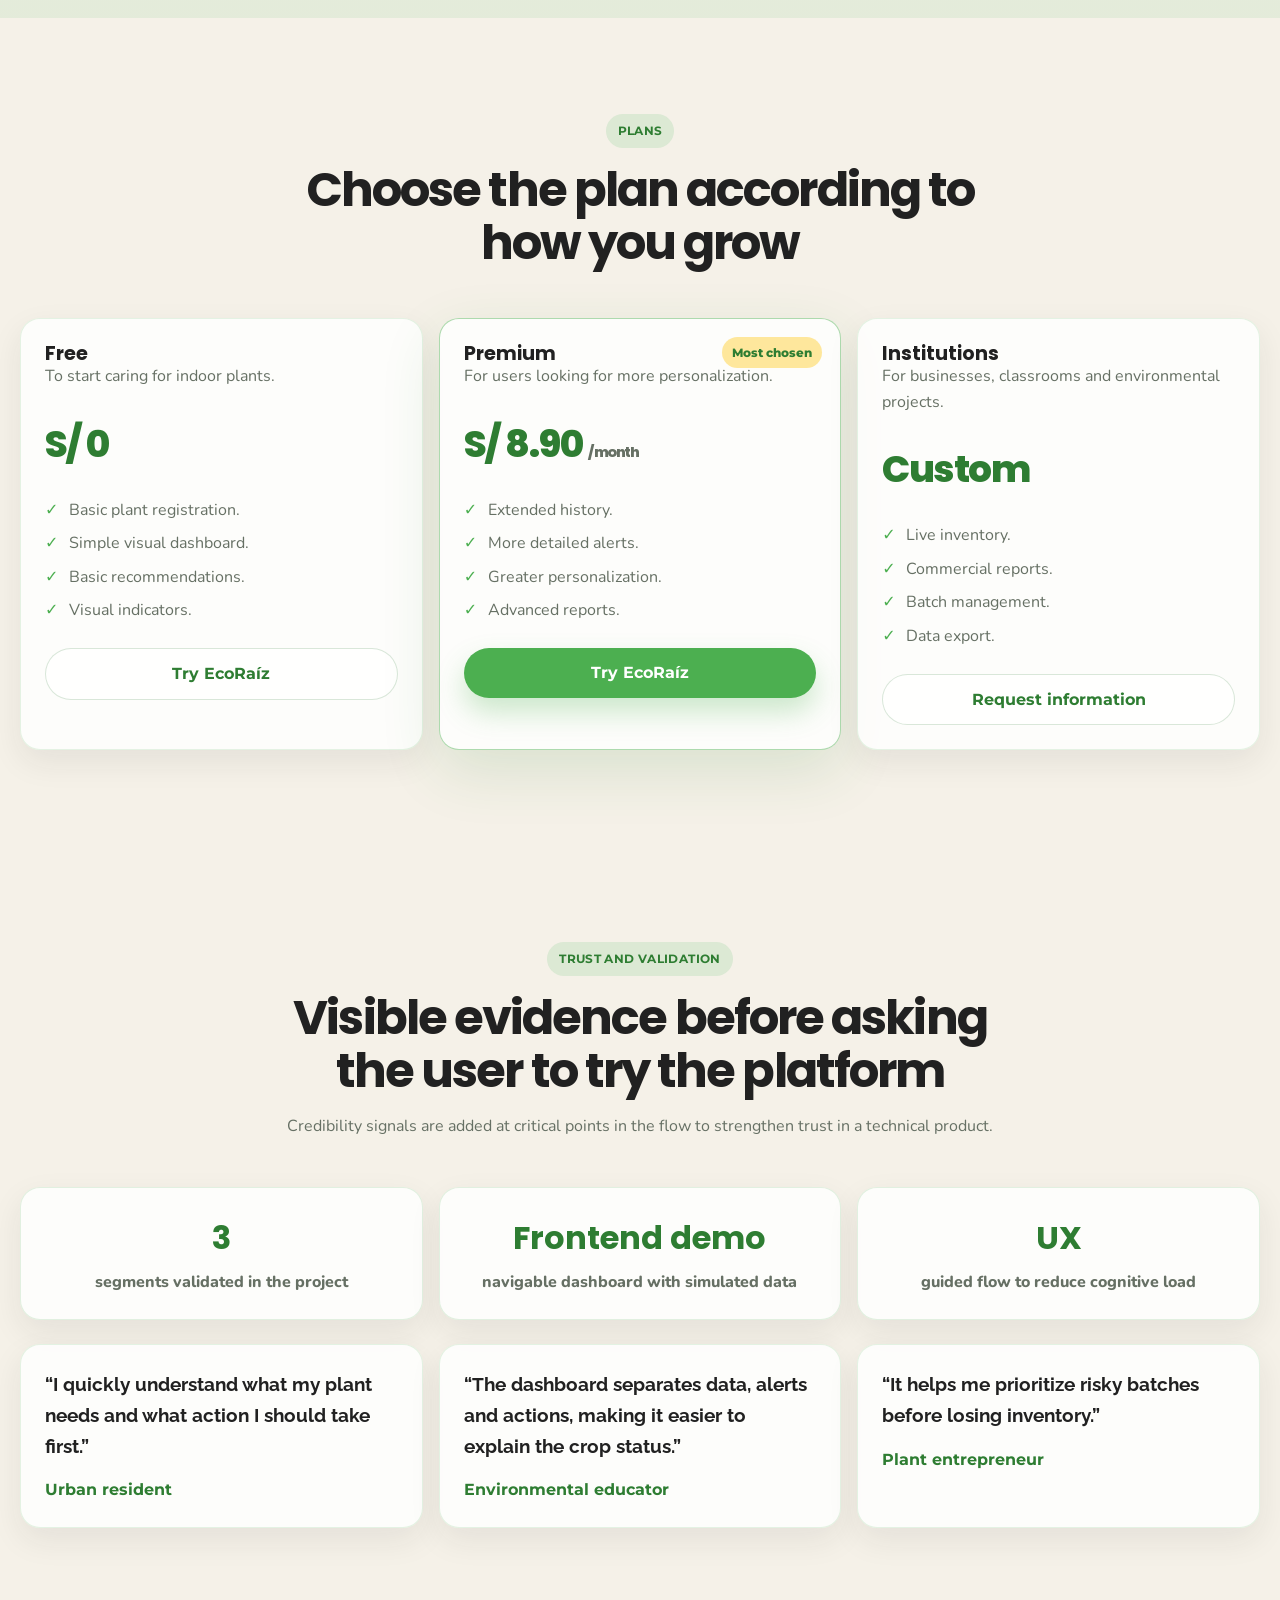
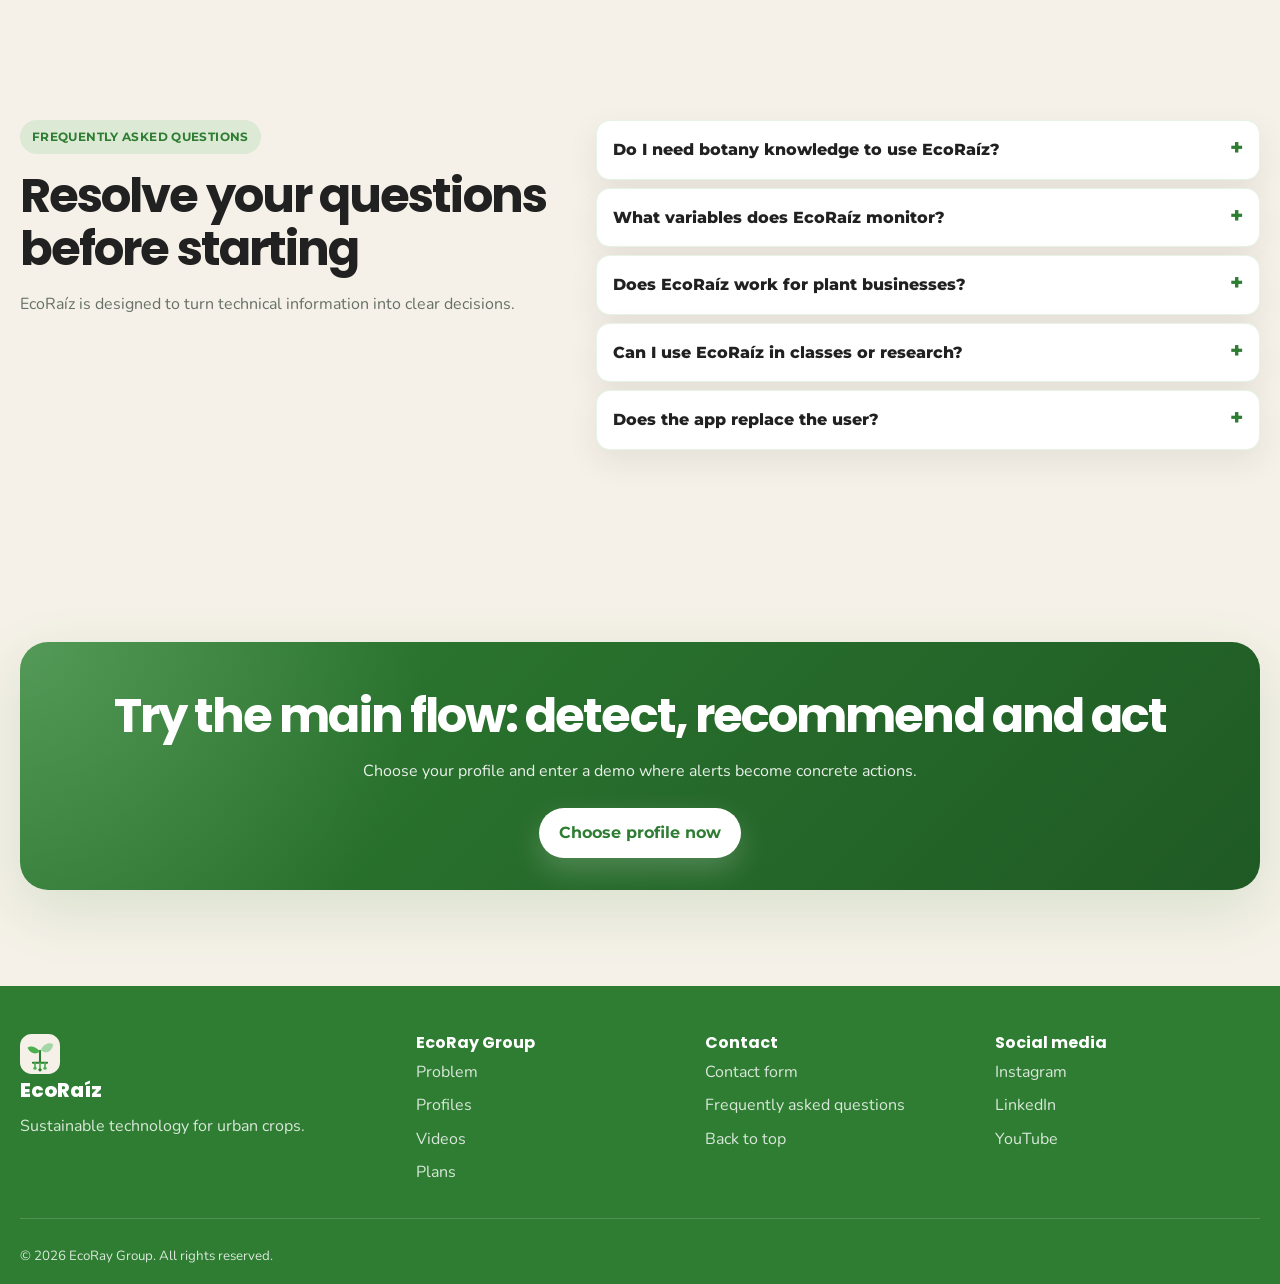
<file: docs/index.html>
<!DOCTYPE html>
<html lang="en">
<head>
  <meta charset="UTF-8" />
  <meta name="viewport" content="width=device-width, initial-scale=1.0" />
  <meta name="description" content="EcoRaíz monitors indoor crops and turns environmental data into simple recommendations to keep plants healthy." />
  <title>EcoRaíz | Sustainable technology for urban crops</title>
  
  <link rel="icon" href="favicon.ico" type="image/x-icon" />
  <link rel="preconnect" href="https://fonts.googleapis.com" />
  <link rel="preconnect" href="https://fonts.gstatic.com" crossorigin />
  <link href="https://fonts.googleapis.com/css2?family=Montserrat:wght@500;600;700&family=Nunito:wght@400;500;600;700&family=Poppins:wght@600;700;800&family=Raleway:wght@600;700&display=swap" rel="stylesheet" />
  <script>
    (function () {
      const savedTheme = localStorage.getItem("ecoraiz-theme");
      document.documentElement.setAttribute("data-theme", savedTheme || "light");
    })();
  </script>
  <link rel="stylesheet" href="assets/styles/styles.css" />
  <noscript><style>.reveal{opacity:1!important;transform:none!important;}</style></noscript>
</head>
<body>
  <header class="site-header" id="inicio">
    <nav class="navbar container" aria-label="Main navigation">
      <a class="brand" href="index.html" aria-label="EcoRaíz home">
        <img src="assets/images/logo.svg" alt="EcoRaíz logo" class="brand-logo" />
        <span>EcoRaíz</span>
      </a>

      <button class="menu-toggle" type="button" aria-label="Open menu" aria-expanded="false">
        <span></span>
        <span></span>
        <span></span>
      </button>

      <div class="nav-menu" id="nav-menu">
        <a href="#inicio">Home</a>
        <a href="#perfiles">Profiles</a>
        <a href="#como-funciona">How it works</a>
        <a href="#videos">Videos</a>
        <a href="#demo">Demo</a>
        <a href="#confianza">Trust</a>
        <a href="#planes">Plans</a>
        <a href="contacto.html">Contact</a>
        <button class="theme-switch" type="button" data-theme-toggle aria-label="Switch to dark mode" aria-pressed="false">
          <span class="theme-switch__knob" aria-hidden="true"><span class="theme-switch__knob-icon">☀️</span></span>
        </button>
        <a class="btn btn-primary nav-cta" href="#perfiles">Choose my profile</a>
      </div>
    </nav>
  </header>

  <aside class="sticky-conversion-bar" aria-label="Quick demo access">
    <p>Not sure what your plant needs?</p>
    <a class="btn btn-primary btn-compact" href="#perfiles">Choose your profile and try a recommendation</a>
  </aside>

  <main>
    <section class="hero section-pad" aria-labelledby="hero-title">
      <div class="hero-bg-orb orb-one" aria-hidden="true"></div>
      <div class="hero-bg-orb orb-two" aria-hidden="true"></div>
      <div class="container hero-grid">
        <div class="hero-content reveal">
          <span class="eyebrow hero-eyebrow">Monitoring + actionable recommendations</span>
          <h1 id="hero-title">Detect plant risks and know what to do today</h1>
          <p class="hero-lead">EcoRaíz turns humidity, light and temperature into simple alerts and concrete actions for residents, experts and plant entrepreneurs.</p>
          <div class="hero-actions">
            <a class="btn btn-primary btn-hero" href="#perfiles">Choose my profile</a>
            <a class="btn btn-secondary" href="#demo">View the demo dashboard</a>
          </div>
          <p class="cta-microcopy">Start with your user type and see a tailored recommendation in seconds.</p>

          <div class="hero-entry-points" aria-label="Quick profile entry points">
            <a href="app.html?profile=resident" class="entry-card">
              <span>🏠</span>
              <strong>I am a resident</strong>
              <small>Simple care without technical terms</small>
            </a>
            <a href="app.html?profile=expert" class="entry-card">
              <span>🔬</span>
              <strong>I am an expert</strong>
              <small>Data, analysis and reports</small>
            </a>
            <a href="app.html?profile=entrepreneur" class="entry-card">
              <span>🪴</span>
              <strong>I am an entrepreneur</strong>
              <small>Live inventory and losses</small>
            </a>
          </div>

          <div class="trust-row" aria-label="Trust signals">
            <span>✓ 3 defined profiles</span>
            <span>✓ Functional frontend demo</span>
            <span>✓ Prioritized recommendations</span>
          </div>
        </div>

        <div class="hero-visual reveal" aria-label="Actionable EcoRaíz preview">
          <div class="phone-card action-phone-card">
            <div class="phone-top">
              <span></span>
              <span></span>
            </div>
            <div class="mockup-screen">
              <div class="mockup-header">
                <span>Today's dashboard</span>
                <strong>Demo</strong>
              </div>
              <article class="alert-preview critical-preview">
                <sApan class="tag tag-error">Risk detected</span>
                <h3>Frn with low humidity</h3>
                <p>The substrate is below the recommended range.</p>
              </article>
              <div class="metric-strip">
                <div><span>💧</span><strong>34%</strong><small>Humidity</small></div>
                <div><span>🌡️</span><strong>25°C</strong><small>Temp.</small></div>
                <div><span>☀️</span><strong>430</strong><small>Light</small></div>
              </div>
              <article class="recommendation-card priority-action">
                <span>Recommended action</span>
                <p>Add water today and move the plant away from direct light.</p>
                <button type="button" aria-label="Mark action as completed">Mark as done</button>
              </article>
            </div>
          </div>
        </div>
      </div>
    </section>

    <section class="section-pad problem" id="problema" aria-labelledby="problem-title">
      <div class="container">
        <div class="section-heading reveal">
          <span class="eyebrow">Problem</span>
          <h2 id="problem-title">Why do indoor plants die?</h2>
          <p>Many plants deteriorate because warning signs appear late, and general advice does not consider the real microclimate of each home, classroom or business.</p>
        </div>
        <div class="cards-grid problem-grid">
          <article class="info-card reveal">
            <span class="card-icon">⏱️</span>
            <h3>Lack of monitoring</h3>
            <p>Users do not always check their plants on time, and environmental changes can go unnoticed.</p>
          </article>
          <article class="info-card reveal">
            <span class="card-icon">💦</span>
            <h3>Incorrect watering</h3>
            <p>Too much or too little water affects plant health and can waste resources.</p>
          </article>
          <article class="info-card reveal">
            <span class="card-icon">🌤️</span>
            <h3>Limited light</h3>
            <p>Enclosed urban spaces do not always provide the right exposure for each species.</p>
          </article>
          <article class="info-card reveal">
            <span class="card-icon">🔎</span>
            <h3>Generic information</h3>
            <p>Tutorials do not always explain what to do according to the user's real environment.</p>
          </article>
          <article class="info-card reveal">
            <span class="card-icon">📅</span>
            <h3>Lack of time</h3>
            <p>Daily routines make constant and organized supervision difficult.</p>
          </article>
          <article class="info-card reveal">
            <span class="card-icon">⚠️</span>
            <h3>Late deterioration</h3>
            <p>When leaves change color or wilt, it can already be difficult to recover the plant.</p>
          </article>
        </div>
      </div>
    </section>

    <section class="section-pad solution" id="solucion" aria-labelledby="solution-title">
      <div class="container solution-grid">
        <div class="solution-content reveal">
          <span class="eyebrow">Solution</span>
          <h2 id="solution-title">EcoRaíz turns environmental data into simple actions</h2>
          <p>Our platform helps users register, visualize and monitor crop status through clear indicators, preventive alerts and easy-to-apply recommendations.</p>
          <a class="btn btn-secondary" href="#funcionalidades">Explore features</a>
        </div>
        <div class="recommendation-list reveal" aria-label="Recommendation examples">
          <article>
            <span class="tag tag-success">Action</span>
            <p>Add water today.</p>
          </article>
          <article>
            <span class="tag tag-warning">Prevention</span>
            <p>Move the plant to an area with more light.</p>
          </article>
          <article>
            <span class="tag tag-warning">Humidity</span>
            <p>Humidity is below the recommended level.</p>
          </article>
          <article class="tag tag-error">Critical</article>
          <p>This plant requires immediate attention.</p>
        </div>
      </div>
    </section>

    <section class="section-pad benefits" id="perfiles" aria-labelledby="profiles-title">
      <div class="container">
        <div class="section-heading reveal">
          <span class="eyebrow">Early personalization</span>
          <h2 id="profiles-title">Choose your profile first, then EcoRaíz prioritizes what you need</h2>
          <p>The landing page no longer shows everything at once: users can enter by segment to reduce cognitive load and follow the right flow.</p>
        </div>
        <div class="segment-grid interactive-segment-grid">
          <article class="segment-card reveal">
            <div class="segment-icon">🏠</div>
            <h3>Urban resident</h3>
            <p>Wants to know whether to water, move or care for a plant without reading technical information.</p>
            <ul>
              <li>Simple alerts.</li>
              <li>Recommended action of the day.</li>
              <li>Visual status per plant.</li>
            </ul>
            <a class="btn btn-secondary segment-cta" href="app.html?profile=resident">Enter as resident</a>
          </article>
          <article class="segment-card featured reveal">
            <div class="segment-icon">🔬</div>
            <h3>Expert or educator</h3>
            <p>Needs to compare microclimates, review variables and generate evidence for classes or analysis.</p>
            <ul>
              <li>Environmental variables.</li>
              <li>Historical charts.</li>
              <li>Exportable reports.</li>
            </ul>
            <a class="btn btn-light segment-cta" href="app.html?profile=expert">Enter as expert</a>
          </article>
          <article class="segment-card reveal">
            <div class="segment-icon">🪴</div>
            <h3>Plant entrepreneur</h3>
            <p>Seeks to protect live inventory, prioritize critical batches and reduce commercial losses.</p>
            <ul>
              <li>Live inventory.</li>
              <li>Risk per batch.</li>
              <li>Corrective actions.</li>
            </ul>
            <a class="btn btn-secondary segment-cta" href="app.html?profile=entrepreneur">Enter as entrepreneur</a>
          </article>
        </div>
      </div>
    </section>

    <section class="section-pad features" id="funcionalidades" aria-labelledby="features-title">
      <div class="container">
        <div class="section-heading reveal">
          <span class="eyebrow">Progressive disclosure</span>
          <h2 id="features-title">Essentials first; details open when the user needs them</h2>
          <p>To avoid information overload, features are grouped by purpose and shown progressively.</p>
        </div>
        <div class="progressive-grid reveal">
          <details class="feature-disclosure" open>
            <summary>1. Detect the problem</summary>
            <div class="feature-list-compact">
              <span>💧 Humidity</span>
              <span>☀️ Light</span>
              <span>🌡️ Temperature</span>
              <span>🟢 General status</span>
            </div>
          </details>
          <details class="feature-disclosure">
            <summary>2. Prioritize attention</summary>
            <div class="feature-list-compact">
              <span>🔔 Preventive alerts</span>
              <span>⚠️ Critical risk</span>
              <span>📌 Priority order</span>
            </div>
          </details>
          <details class="feature-disclosure">
            <summary>3. Act and record</summary>
            <div class="feature-list-compact">
              <span>✨ Recommendations</span>
              <span>✅ Completed actions</span>
              <span>📝 Care history</span>
            </div>
          </details>
          <details class="feature-disclosure">
            <summary>4. Analyze and share</summary>
            <div class="feature-list-compact">
              <span>📊 Visual dashboard</span>
              <span>📈 Charts</span>
              <span>📄 Reports</span>
              <span>🧾 Commercial inventory</span>
            </div>
          </details>
        </div>
      </div>
    </section>

    <section class="section-pad how" id="como-funciona" aria-labelledby="how-title">
      <div class="container">
        <div class="section-heading reveal">
          <span class="eyebrow">How it works</span>
          <h2 id="how-title">Care for your crops in 4 steps</h2>
        </div>
        <div class="steps">
          <article class="step-card reveal"><span>1</span><h3>Register</h3><p>Add your plant, crop or commercial batch.</p></article>
          <article class="step-card reveal"><span>2</span><h3>Check</h3><p>Review the main environmental conditions.</p></article>
          <article class="step-card reveal"><span>3</span><h3>Receive alerts</h3><p>Get clear preventive recommendations.</p></article>
          <article class="step-card reveal"><span>4</span><h3>Act</h3><p>Apply actions and review progress.</p></article>
        </div>
      </div>
    </section>

    <section class="section-pad videos" id="videos" aria-labelledby="videos-title">
      <div class="container">
        <div class="section-heading reveal">
          <span class="eyebrow">Required videos</span>
          <h2 id="videos-title">Meet the product and the team</h2>
          <p>Add the YouTube links for the <strong>About the Product</strong> and <strong>About the Team</strong> videos here. This section is responsive and keeps descriptive titles for accessibility.</p>
        </div>

        <div class="video-grid">
          <article class="video-card reveal" aria-labelledby="video-product-title">
            <div class="video-frame">
              <iframe
                src="https://www.youtube.com/embed/dA3YsMqtA88"
                title="EcoRaíz About the Product video"
                loading="lazy"
                allow="accelerometer; autoplay; clipboard-write; encrypted-media; gyroscope; picture-in-picture; web-share"
                allowfullscreen>
              </iframe>
            </div>
            <div class="video-copy">
              <span class="tag tag-success">About the Product</span>
              <h3 id="video-product-title">What is EcoRaíz?</h3>
              <p>Explains the problem, value proposition, user profiles and how monitoring becomes actionable recommendations.</p>
              <a class="video-link" href="https://www.youtube.com/watch?v=dA3YsMqtA88" target="_blank" rel="noopener noreferrer">Open video on YouTube</a>
            </div>
          </article>

          <article class="video-card reveal" aria-labelledby="video-team-title">
            <div class="video-frame">
              <iframe
                src="https://www.youtube.com/embed/Xa6MecKY76U"
                title="EcoRaíz About the Team video"
                loading="lazy"
                allow="accelerometer; autoplay; clipboard-write; encrypted-media; gyroscope; picture-in-picture; web-share"
                allowfullscreen>
              </iframe>
            </div>
            <div class="video-copy">
              <span class="tag tag-warning">About the Team</span>
              <h3 id="video-team-title">EcoRay Group Team</h3>
              <p>Presents the team members, their roles, the work process and their contributions to the EcoRaíz solution.</p>
              <a class="video-link" href="https://www.youtube.com/watch?v=Xa6MecKY76U" target="_blank" rel="noopener noreferrer">Open video on YouTube</a>
            </div>
          </article>
        </div>

        <div class="video-help reveal" role="note" aria-label="Instructions for adding YouTube videos">
          <strong>How to add your videos:</strong> replace <code>VIDEO_ID_PRODUCT</code> and <code>VIDEO_ID_TEAM</code> with the real ID of each YouTube video.
        </div>
      </div>
    </section>

    <section class="section-pad preview" id="demo" aria-labelledby="preview-title">
      <div class="container preview-grid">
        <div class="preview-content reveal">
          <span class="eyebrow">Landing + mockup consistency</span>
          <h2 id="preview-title">What is promised is also shown in the demo</h2>
          <p>The mockup shows the core flow exactly: environmental indicator, preventive alert, actionable recommendation and action record. The data is simulated on the frontend to represent the expected experience.</p>
          <a class="btn btn-primary" href="app.html">Open functional demo</a>
        </div>
        <div class="ui-showcase reveal" aria-label="EcoRaíz screen simulation">
          <div class="panel-card main-panel aligned-panel">
            <div class="panel-header">
              <span>Dashboard EcoRaíz</span>
              <strong>Simulated data</strong>
            </div>
            <div class="panel-kpis">
              <div><strong>12</strong><span>plants</span></div>
              <div><strong>3</strong><span>alerts</span></div>
              <div><strong>86%</strong><span>stable</span></div>
            </div>
            <div class="demo-flow">
              <span>1. Monitoring</span>
              <span>2. Alert</span>
              <span>3. Action</span>
            </div>
          </div>
          <div class="panel-card alert-panel">
            <span class="tag tag-warning">Preventive alert</span>
            <h3>Fern under warning</h3>
            <p>Low humidity. Add water today and avoid direct exposure.</p>
          </div>
          <div class="panel-card inventory-panel">
            <span class="tag tag-success">Action recorded</span>
            <h3>Visible tracking</h3>
            <p>The user can mark completed actions and review progress.</p>
          </div>
        </div>
      </div>
    </section>

    <section class="section-pad pricing" id="planes" aria-labelledby="pricing-title">
      <div class="container">
        <div class="section-heading reveal">
          <span class="eyebrow">Plans</span>
          <h2 id="pricing-title">Choose the plan according to how you grow</h2>
        </div>
        <div class="pricing-grid">
          <article class="price-card reveal">
            <h3>Free</h3>
            <p>To start caring for indoor plants.</p>
            <div class="price">S/ 0</div>
            <ul>
              <li>Basic plant registration.</li>
              <li>Simple visual dashboard.</li>
              <li>Basic recommendations.</li>
              <li>Visual indicators.</li>
            </ul>
            <a class="btn btn-secondary" href="app.html">Try EcoRaíz</a>
          </article>
          <article class="price-card popular reveal">
            <span class="popular-badge">Most chosen</span>
            <h3>Premium</h3>
            <p>For users looking for more personalization.</p>
            <div class="price">S/ 8.90 <small>/ month</small></div>
            <ul>
              <li>Extended history.</li>
              <li>More detailed alerts.</li>
              <li>Greater personalization.</li>
              <li>Advanced reports.</li>
            </ul>
            <a class="btn btn-primary" href="app.html">Try EcoRaíz</a>
          </article>
          <article class="price-card reveal">
            <h3>Institutions</h3>
            <p>For businesses, classrooms and environmental projects.</p>
            <div class="price">Custom</div>
            <ul>
              <li>Live inventory.</li>
              <li>Commercial reports.</li>
              <li>Batch management.</li>
              <li>Data export.</li>
            </ul>
            <a class="btn btn-secondary" href="contacto.html">Request information</a>
          </article>
        </div>
      </div>
    </section>

    <section class="section-pad testimonials" id="confianza" aria-labelledby="trust-title">
      <div class="container">
        <div class="section-heading reveal">
          <span class="eyebrow">Trust and validation</span>
          <h2 id="trust-title">Visible evidence before asking the user to try the platform</h2>
          <p>Credibility signals are added at critical points in the flow to strengthen trust in a technical product.</p>
        </div>
        <div class="proof-grid reveal" aria-label="Trust evidence">
          <article class="proof-card">
            <strong>3</strong>
            <span>segments validated in the project</span>
          </article>
          <article class="proof-card">
            <strong>Frontend demo</strong>
            <span>navigable dashboard with simulated data</span>
          </article>
          <article class="proof-card">
            <strong>UX</strong>
            <span>guided flow to reduce cognitive load</span>
          </article>
        </div>
        <div class="testimonial-grid">
          <article class="testimonial-card reveal">
            <p>“I quickly understand what my plant needs and what action I should take first.”</p>
            <strong>Urban resident</strong>
          </article>
          <article class="testimonial-card reveal">
            <p>“The dashboard separates data, alerts and actions, making it easier to explain the crop status.”</p>
            <strong>Environmental educator</strong>
          </article>
          <article class="testimonial-card reveal">
            <p>“It helps me prioritize risky batches before losing inventory.”</p>
            <strong>Plant entrepreneur</strong>
          </article>
        </div>
      </div>
    </section>

    <section class="section-pad faq" aria-labelledby="faq-title">
      <div class="container faq-grid">
        <div class="faq-intro reveal">
          <span class="eyebrow">Frequently asked questions</span>
          <h2 id="faq-title">Resolve your questions before starting</h2>
          <p>EcoRaíz is designed to turn technical information into clear decisions.</p>
        </div>
        <div class="faq-list reveal">
          <details>
            <summary>Do I need botany knowledge to use EcoRaíz?</summary>
            <p>No. EcoRaíz is designed for users without technical knowledge.</p>
          </details>
          <details>
            <summary>What variables does EcoRaíz monitor?</summary>
            <p>Humidity, light, temperature and general crop status.</p>
          </details>
          <details>
            <summary>Does EcoRaíz work for plant businesses?</summary>
            <p>Yes. It helps manage live inventory, detect risks and reduce losses.</p>
          </details>
          <details>
            <summary>Can I use EcoRaíz in classes or research?</summary>
            <p>Yes. It includes visual dashboards, historical charts and reports.</p>
          </details>
          <details>
            <summary>Does the app replace the user?</summary>
            <p>No. It helps make better decisions, but the user keeps final control.</p>
          </details>
        </div>
      </div>
    </section>

    <section class="cta section-pad" aria-labelledby="cta-title">
      <div class="container cta-card reveal">
        <h2 id="cta-title">Try the main flow: detect, recommend and act</h2>
        <p>Choose your profile and enter a demo where alerts become concrete actions.</p>
        <a class="btn btn-light" href="#perfiles">Choose profile now</a>
      </div>
    </section>
  </main>

  <footer class="site-footer">
    <div class="container footer-grid">
      <div>
        <a class="brand footer-brand" href="index.html">
          <img src="assets/images/logo.svg" alt="EcoRaíz logo" class="brand-logo" />
          <span>EcoRaíz</span>
        </a>
        <p>Sustainable technology for urban crops.</p>
      </div>
      <div>
        <h3>EcoRay Group</h3>
        <a href="#problema">Problem</a>
        <a href="#perfiles">Profiles</a>
        <a href="#videos">Videos</a>
        <a href="#planes">Plans</a>
      </div>
      <div>
        <h3>Contact</h3>
        <a href="contacto.html">Contact form</a>
        <a href="#faq-title">Frequently asked questions</a>
        <a href="#inicio">Back to top</a>
      </div>
      <div>
        <h3>Social media</h3>
        <a href="#" aria-label="EcoRaíz Instagram">Instagram</a>
        <a href="#" aria-label="EcoRaíz LinkedIn">LinkedIn</a>
        <a href="#" aria-label="EcoRaíz YouTube">YouTube</a>
      </div>
    </div>
    <div class="footer-bottom container">
      <small>© 2026 EcoRay Group. All rights reserved.</small>
    </div>
  </footer>

  <script src="assets/scripts/main.js"></script>
</body>
</html>
</file>
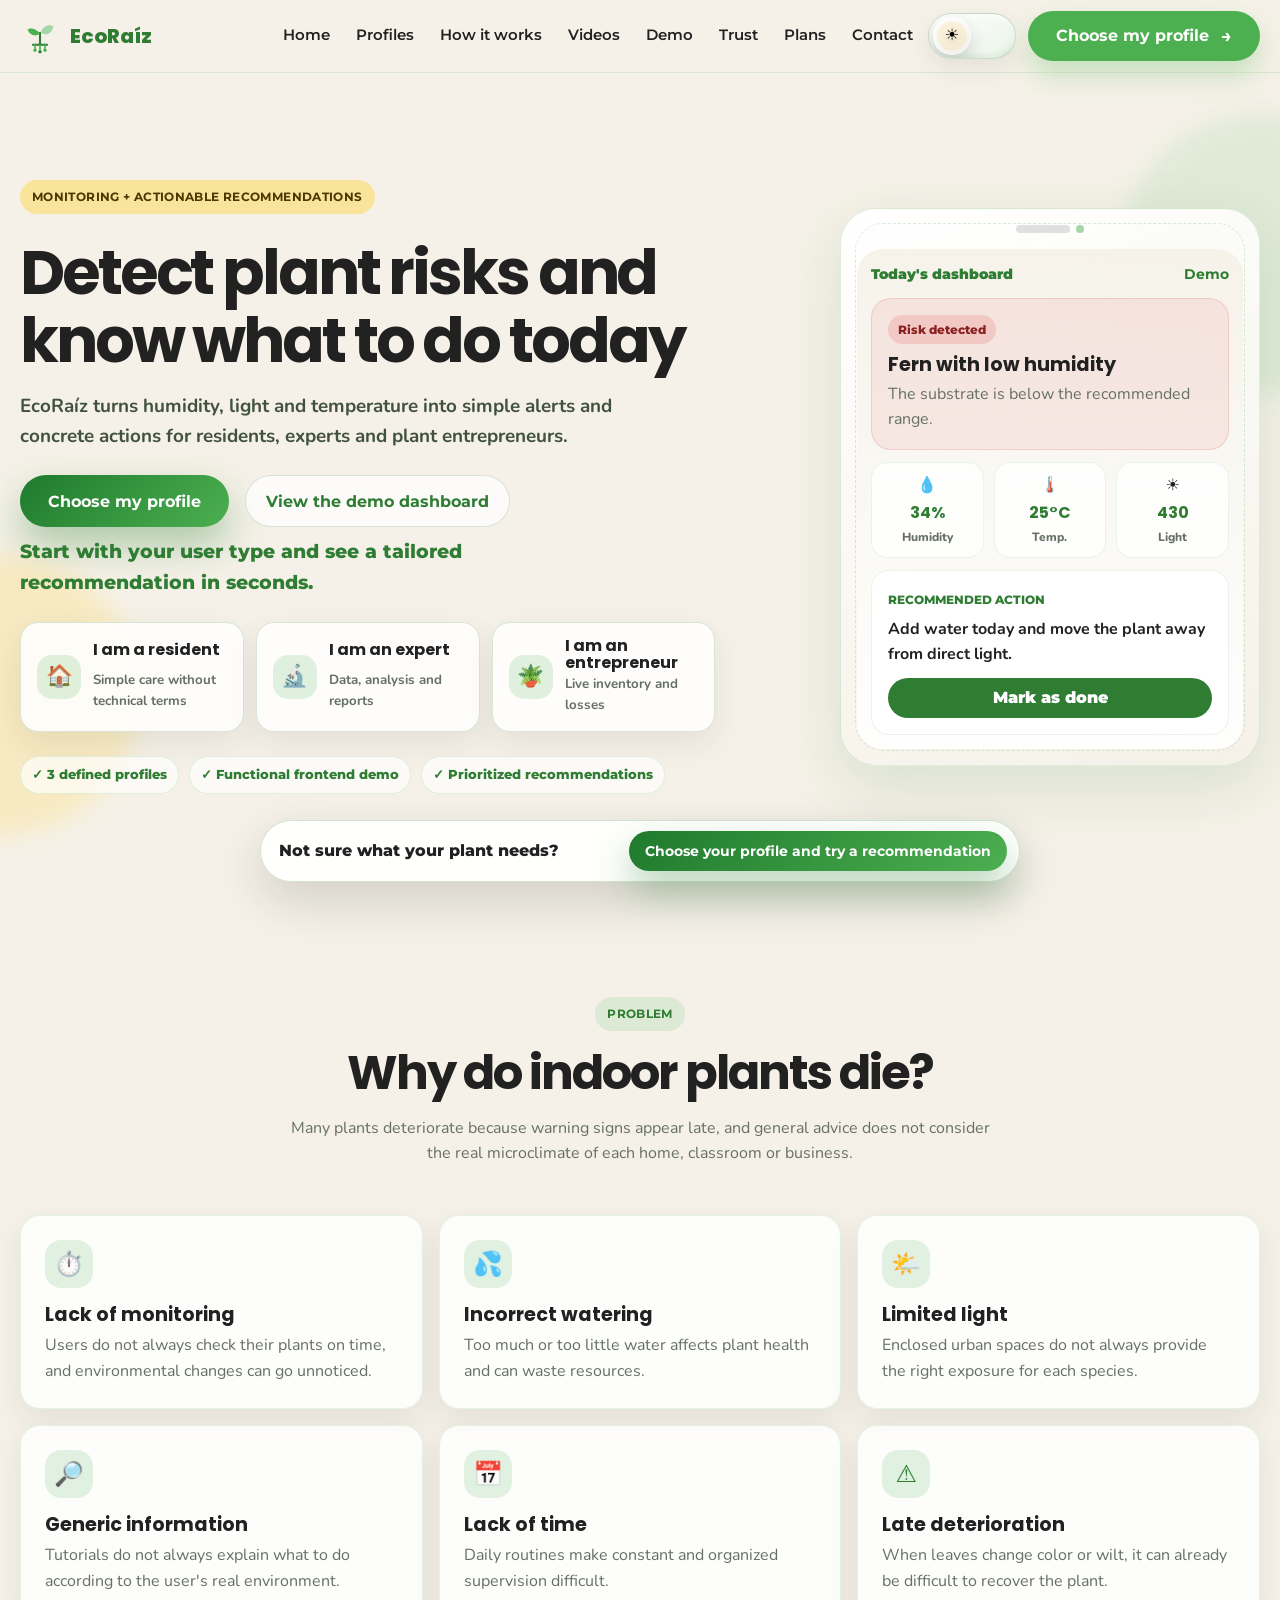
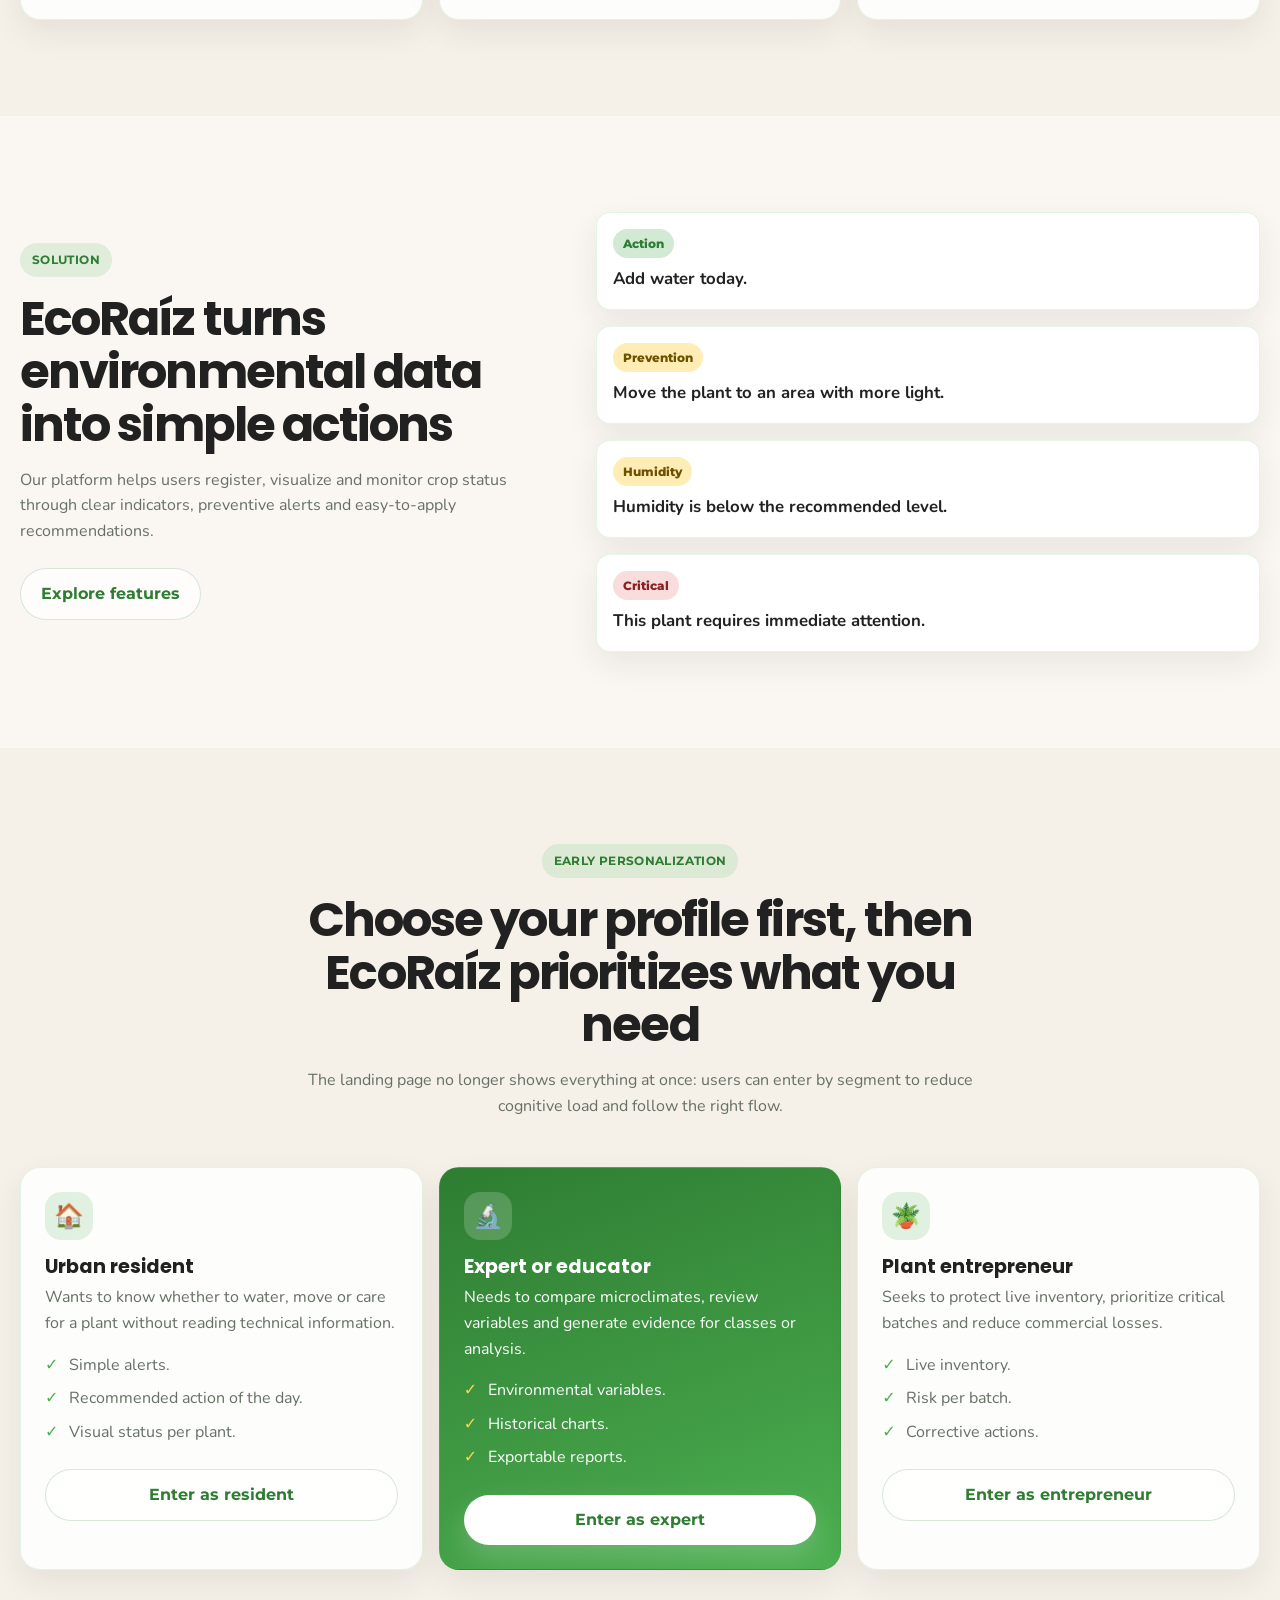
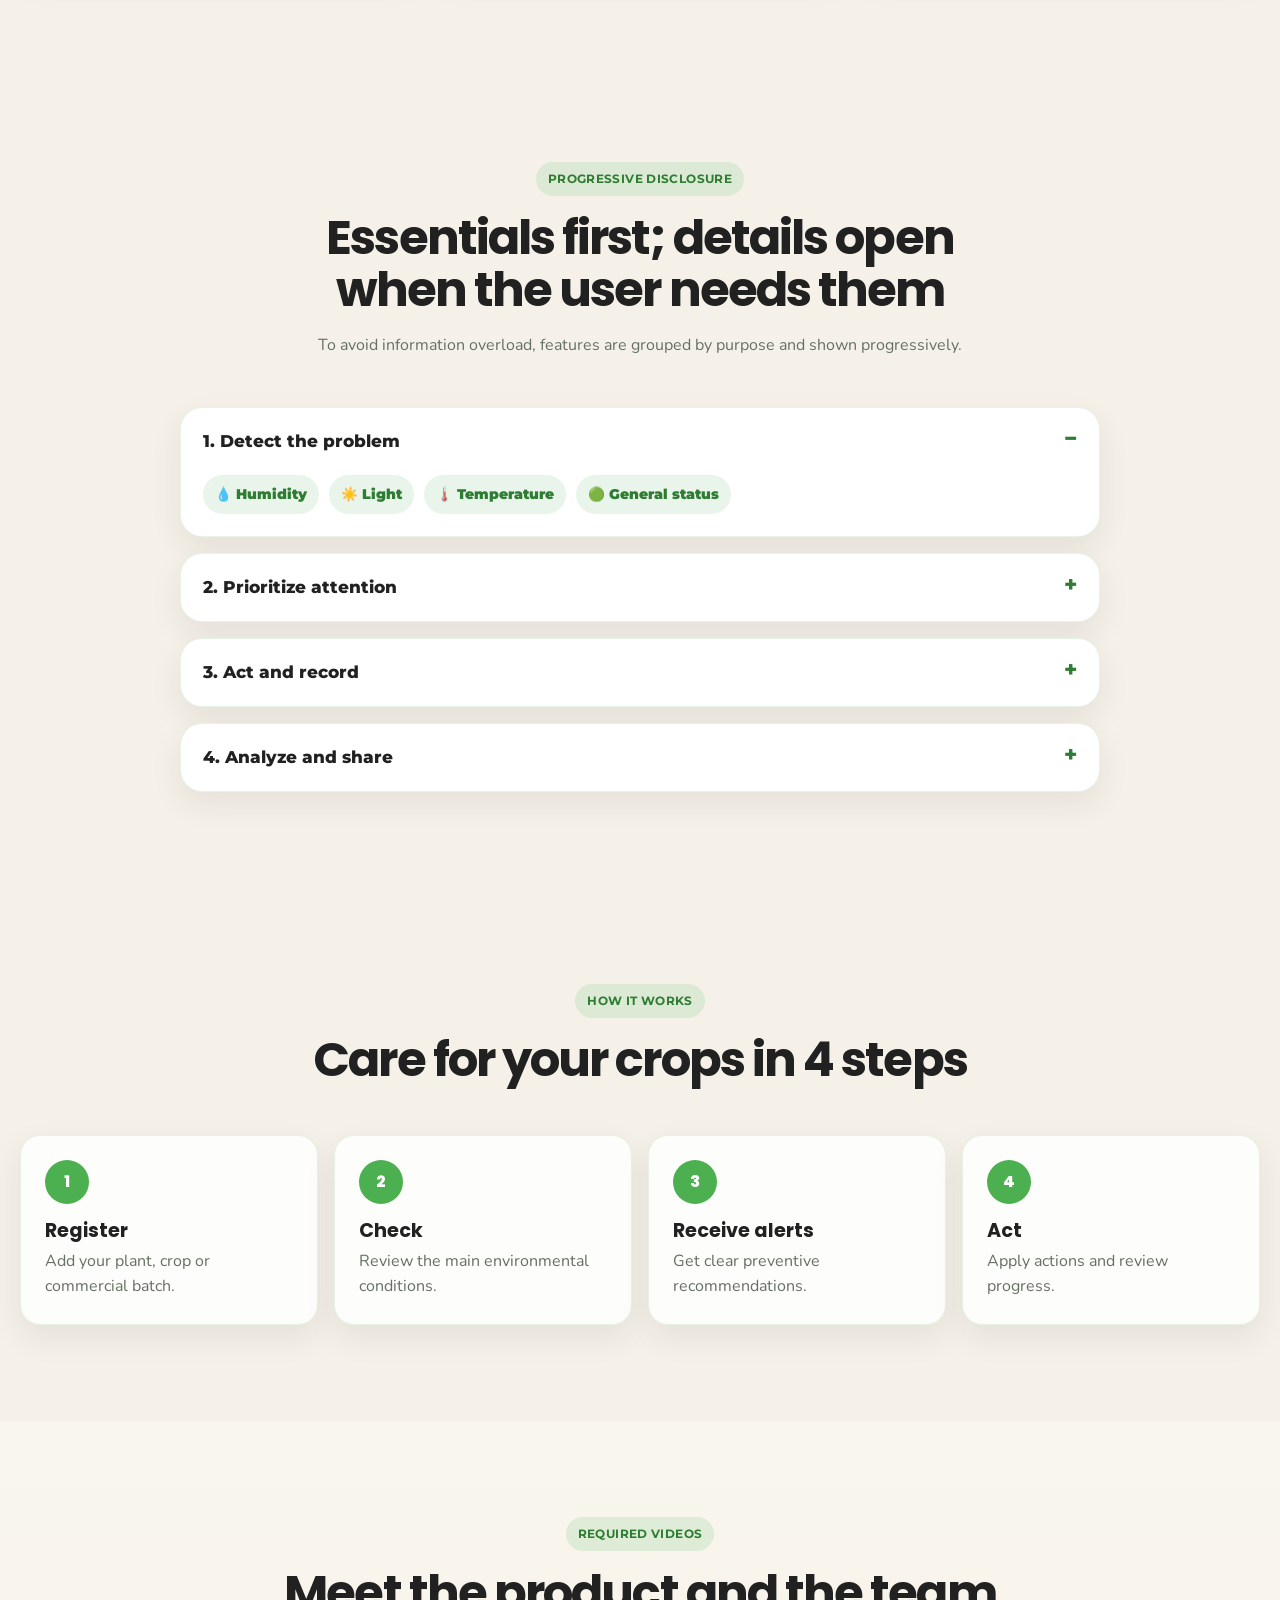
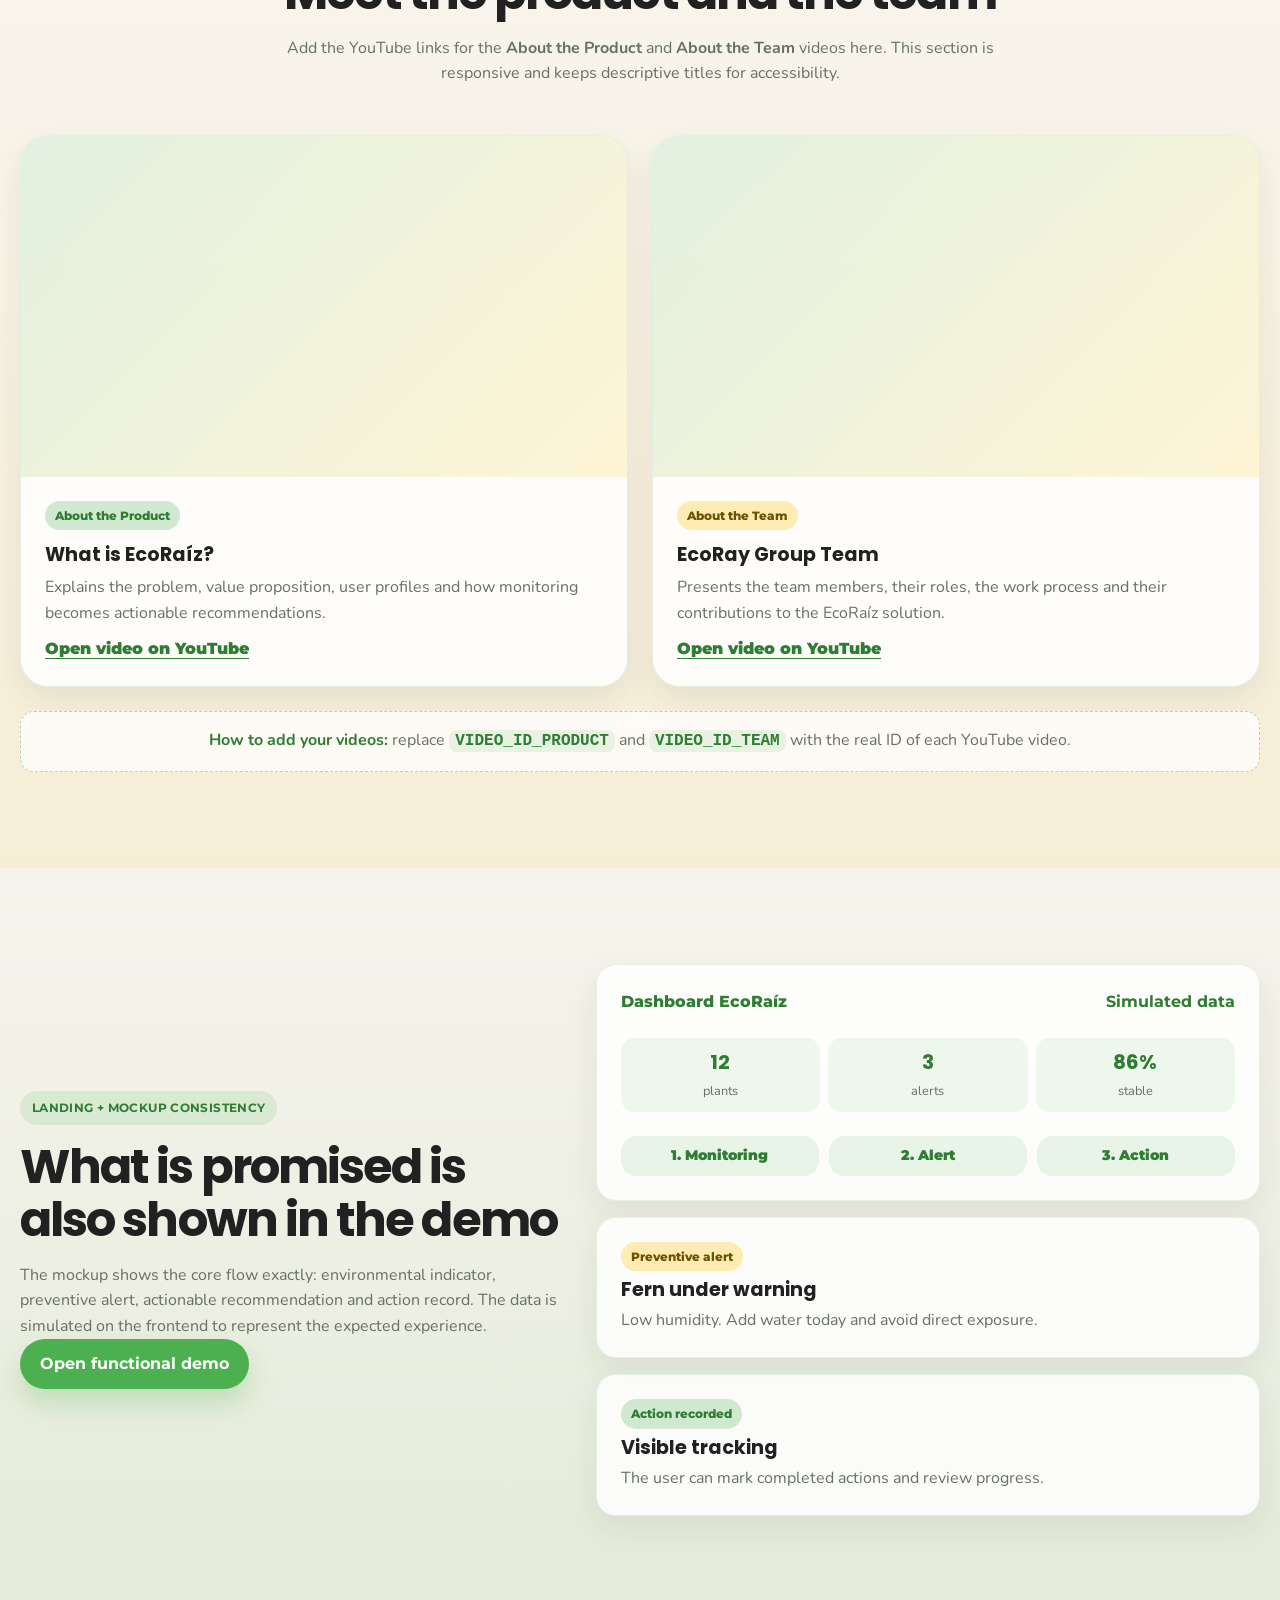
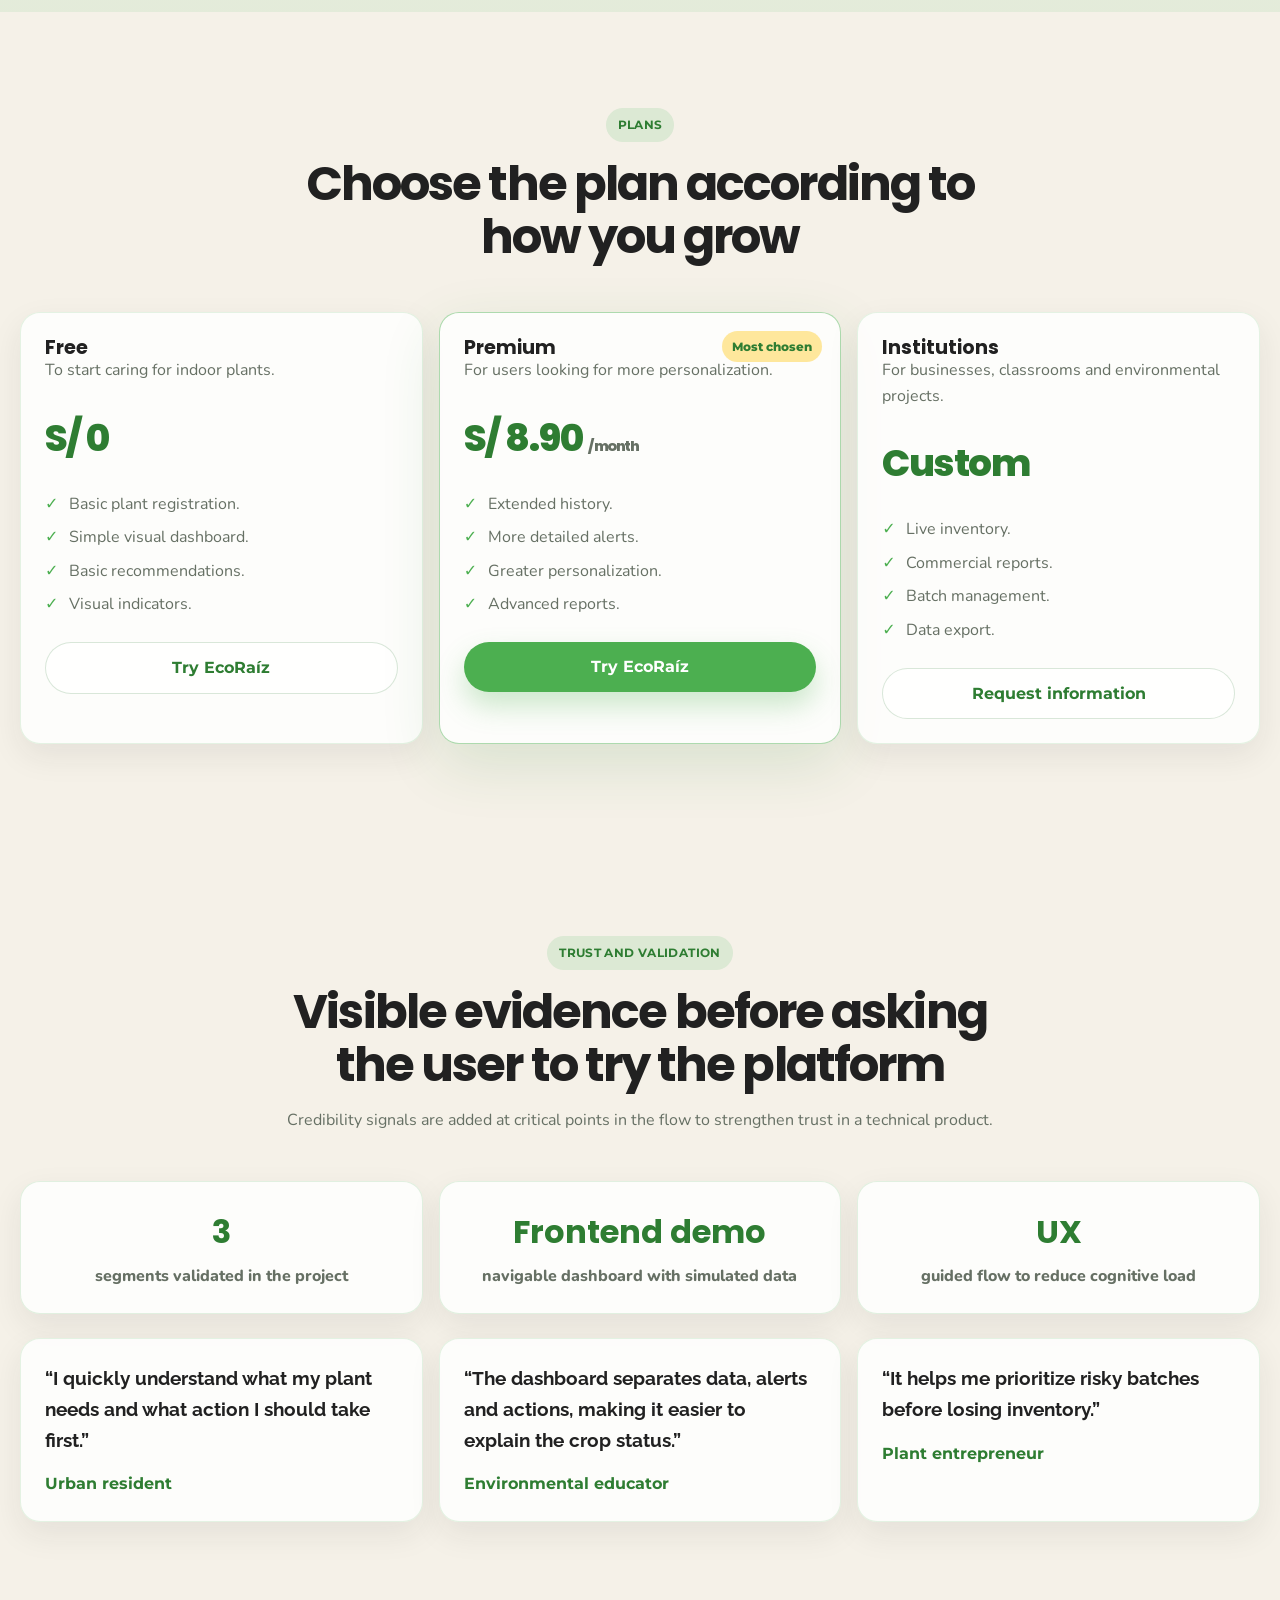
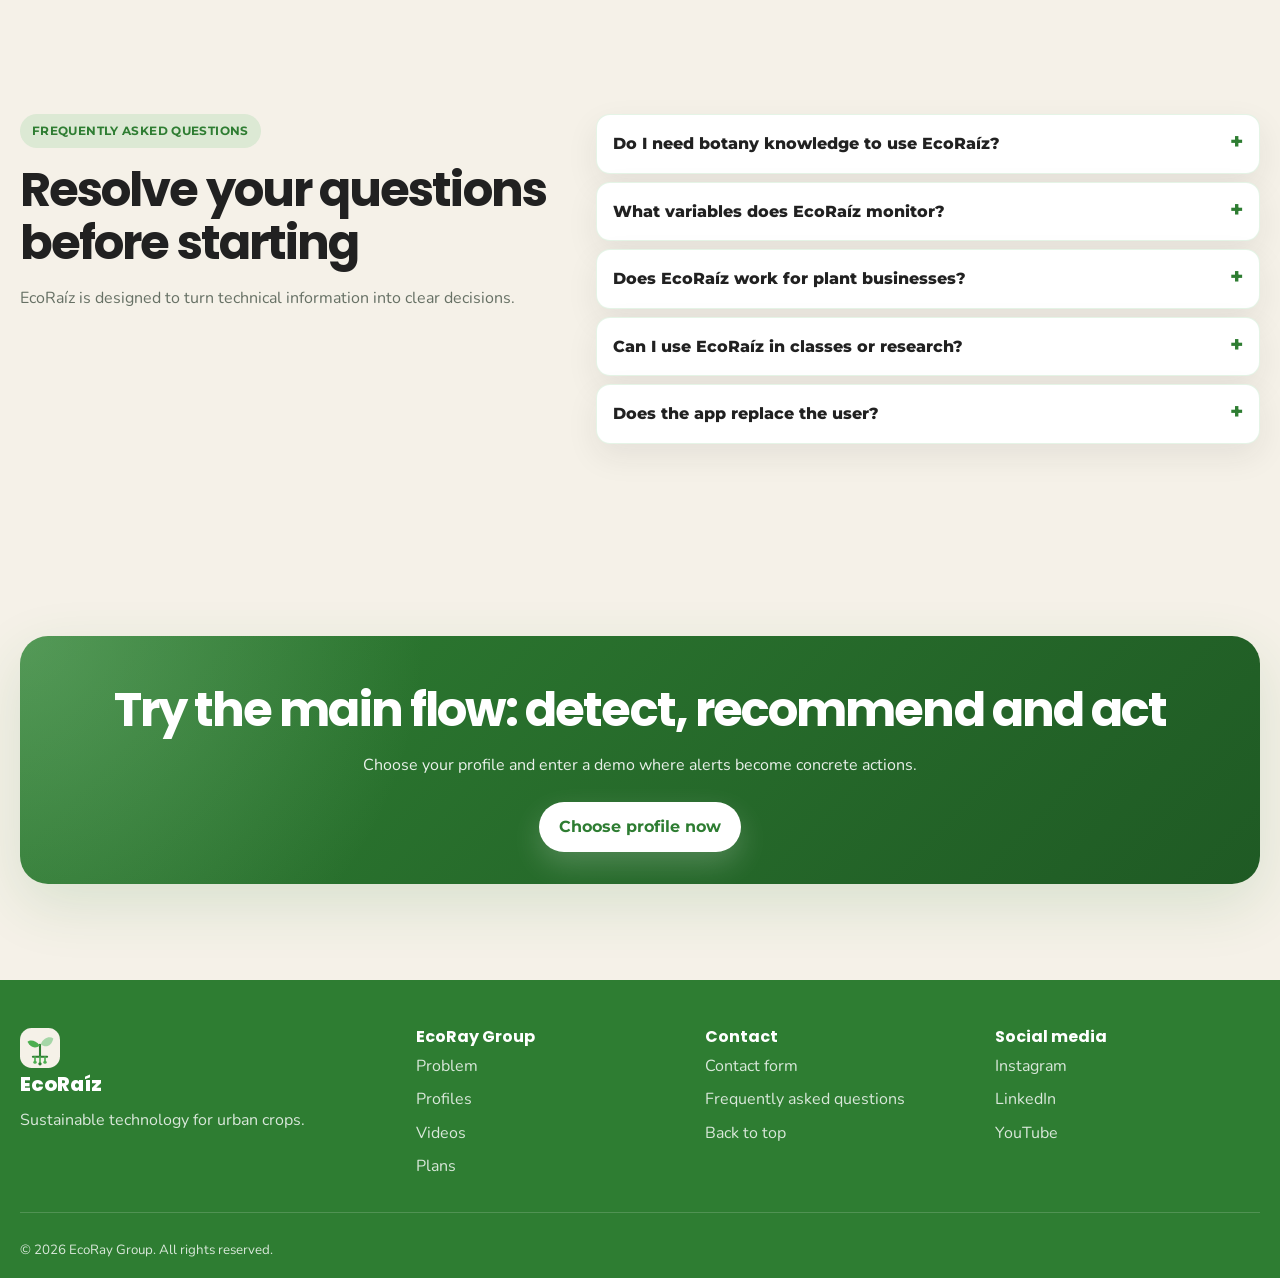
<file: public/index.html>
<!DOCTYPE html>
<html lang="en">
<head>
  <meta charset="UTF-8" />
  <meta name="viewport" content="width=device-width, initial-scale=1.0" />
  <meta name="description" content="EcoRaíz monitors indoor crops and turns environmental data into simple recommendations to keep plants healthy." />
  <title>EcoRaíz | Sustainable technology for urban crops</title>
  
  <link rel="icon" href="favicon.ico" type="image/x-icon" />
  <link rel="preconnect" href="https://fonts.googleapis.com" />
  <link rel="preconnect" href="https://fonts.gstatic.com" crossorigin />
  <link href="https://fonts.googleapis.com/css2?family=Montserrat:wght@500;600;700&family=Nunito:wght@400;500;600;700&family=Poppins:wght@600;700;800&family=Raleway:wght@600;700&display=swap" rel="stylesheet" />
  <script>
    (function () {
      const savedTheme = localStorage.getItem("ecoraiz-theme");
      document.documentElement.setAttribute("data-theme", savedTheme || "light");
    })();
  </script>
  <link rel="stylesheet" href="assets/styles/styles.css" />
  <noscript><style>.reveal{opacity:1!important;transform:none!important;}</style></noscript>
</head>
<body>
  <header class="site-header" id="inicio">
    <nav class="navbar container" aria-label="Main navigation">
      <a class="brand" href="index.html" aria-label="EcoRaíz home">
        <img src="assets/images/logo.svg" alt="EcoRaíz logo" class="brand-logo" />
        <span>EcoRaíz</span>
      </a>

      <button class="menu-toggle" type="button" aria-label="Open menu" aria-expanded="false">
        <span></span>
        <span></span>
        <span></span>
      </button>

      <div class="nav-menu" id="nav-menu">
        <a href="#inicio">Home</a>
        <a href="#perfiles">Profiles</a>
        <a href="#como-funciona">How it works</a>
        <a href="#videos">Videos</a>
        <a href="#demo">Demo</a>
        <a href="#confianza">Trust</a>
        <a href="#planes">Plans</a>
        <a href="contacto.html">Contact</a>
        <button class="theme-switch" type="button" data-theme-toggle aria-label="Switch to dark mode" aria-pressed="false">
          <span class="theme-switch__knob" aria-hidden="true"><span class="theme-switch__knob-icon">☀️</span></span>
        </button>
        <a class="btn btn-primary nav-cta" href="#perfiles">Choose my profile</a>
      </div>
    </nav>
  </header>

  <aside class="sticky-conversion-bar" aria-label="Quick demo access">
    <p>Not sure what your plant needs?</p>
    <a class="btn btn-primary btn-compact" href="#perfiles">Choose your profile and try a recommendation</a>
  </aside>

  <main>
    <section class="hero section-pad" aria-labelledby="hero-title">
      <div class="hero-bg-orb orb-one" aria-hidden="true"></div>
      <div class="hero-bg-orb orb-two" aria-hidden="true"></div>
      <div class="container hero-grid">
        <div class="hero-content reveal">
          <span class="eyebrow hero-eyebrow">Monitoring + actionable recommendations</span>
          <h1 id="hero-title">Detect plant risks and know what to do today</h1>
          <p class="hero-lead">EcoRaíz turns humidity, light and temperature into simple alerts and concrete actions for residents, experts and plant entrepreneurs.</p>
          <div class="hero-actions">
            <a class="btn btn-primary btn-hero" href="#perfiles">Choose my profile</a>
            <a class="btn btn-secondary" href="#demo">View the demo dashboard</a>
          </div>
          <p class="cta-microcopy">Start with your user type and see a tailored recommendation in seconds.</p>

          <div class="hero-entry-points" aria-label="Quick profile entry points">
            <a href="app.html?profile=resident" class="entry-card">
              <span>🏠</span>
              <strong>I am a resident</strong>
              <small>Simple care without technical terms</small>
            </a>
            <a href="app.html?profile=expert" class="entry-card">
              <span>🔬</span>
              <strong>I am an expert</strong>
              <small>Data, analysis and reports</small>
            </a>
            <a href="app.html?profile=entrepreneur" class="entry-card">
              <span>🪴</span>
              <strong>I am an entrepreneur</strong>
              <small>Live inventory and losses</small>
            </a>
          </div>

          <div class="trust-row" aria-label="Trust signals">
            <span>✓ 3 defined profiles</span>
            <span>✓ Functional frontend demo</span>
            <span>✓ Prioritized recommendations</span>
          </div>
        </div>

        <div class="hero-visual reveal" aria-label="Actionable EcoRaíz preview">
          <div class="phone-card action-phone-card">
            <div class="phone-top">
              <span></span>
              <span></span>
            </div>
            <div class="mockup-screen">
              <div class="mockup-header">
                <span>Today's dashboard</span>
                <strong>Demo</strong>
              </div>
              <article class="alert-preview critical-preview">
                <span class="tag tag-error">Risk detected</span>
                <h3>Fern with low humidity</h3>
                <p>The substrate is below the recommended range.</p>
              </article>
              <div class="metric-strip">
                <div><span>💧</span><strong>34%</strong><small>Humidity</small></div>
                <div><span>🌡️</span><strong>25°C</strong><small>Temp.</small></div>
                <div><span>☀️</span><strong>430</strong><small>Light</small></div>
              </div>
              <article class="recommendation-card priority-action">
                <span>Recommended action</span>
                <p>Add water today and move the plant away from direct light.</p>
                <button type="button" aria-label="Mark action as completed">Mark as done</button>
              </article>
            </div>
          </div>
        </div>
      </div>
    </section>

    <section class="section-pad problem" id="problema" aria-labelledby="problem-title">
      <div class="container">
        <div class="section-heading reveal">
          <span class="eyebrow">Problem</span>
          <h2 id="problem-title">Why do indoor plants die?</h2>
          <p>Many plants deteriorate because warning signs appear late, and general advice does not consider the real microclimate of each home, classroom or business.</p>
        </div>
        <div class="cards-grid problem-grid">
          <article class="info-card reveal">
            <span class="card-icon">⏱️</span>
            <h3>Lack of monitoring</h3>
            <p>Users do not always check their plants on time, and environmental changes can go unnoticed.</p>
          </article>
          <article class="info-card reveal">
            <span class="card-icon">💦</span>
            <h3>Incorrect watering</h3>
            <p>Too much or too little water affects plant health and can waste resources.</p>
          </article>
          <article class="info-card reveal">
            <span class="card-icon">🌤️</span>
            <h3>Limited light</h3>
            <p>Enclosed urban spaces do not always provide the right exposure for each species.</p>
          </article>
          <article class="info-card reveal">
            <span class="card-icon">🔎</span>
            <h3>Generic information</h3>
            <p>Tutorials do not always explain what to do according to the user's real environment.</p>
          </article>
          <article class="info-card reveal">
            <span class="card-icon">📅</span>
            <h3>Lack of time</h3>
            <p>Daily routines make constant and organized supervision difficult.</p>
          </article>
          <article class="info-card reveal">
            <span class="card-icon">⚠️</span>
            <h3>Late deterioration</h3>
            <p>When leaves change color or wilt, it can already be difficult to recover the plant.</p>
          </article>
        </div>
      </div>
    </section>

    <section class="section-pad solution" id="solucion" aria-labelledby="solution-title">
      <div class="container solution-grid">
        <div class="solution-content reveal">
          <span class="eyebrow">Solution</span>
          <h2 id="solution-title">EcoRaíz turns environmental data into simple actions</h2>
          <p>Our platform helps users register, visualize and monitor crop status through clear indicators, preventive alerts and easy-to-apply recommendations.</p>
          <a class="btn btn-secondary" href="#funcionalidades">Explore features</a>
        </div>
        <div class="recommendation-list reveal" aria-label="Recommendation examples">
          <article>
            <span class="tag tag-success">Action</span>
            <p>Add water today.</p>
          </article>
          <article>
            <span class="tag tag-warning">Prevention</span>
            <p>Move the plant to an area with more light.</p>
          </article>
          <article>
            <span class="tag tag-warning">Humidity</span>
            <p>Humidity is below the recommended level.</p>
          </article>
          <article>
            <span class="tag tag-error">Critical</span>
            <p>This plant requires immediate attention.</p>
          </article>
        </div>
      </div>
    </section>

    <section class="section-pad benefits" id="perfiles" aria-labelledby="profiles-title">
      <div class="container">
        <div class="section-heading reveal">
          <span class="eyebrow">Early personalization</span>
          <h2 id="profiles-title">Choose your profile first, then EcoRaíz prioritizes what you need</h2>
          <p>The landing page no longer shows everything at once: users can enter by segment to reduce cognitive load and follow the right flow.</p>
        </div>
        <div class="segment-grid interactive-segment-grid">
          <article class="segment-card reveal">
            <div class="segment-icon">🏠</div>
            <h3>Urban resident</h3>
            <p>Wants to know whether to water, move or care for a plant without reading technical information.</p>
            <ul>
              <li>Simple alerts.</li>
              <li>Recommended action of the day.</li>
              <li>Visual status per plant.</li>
            </ul>
            <a class="btn btn-secondary segment-cta" href="app.html?profile=resident">Enter as resident</a>
          </article>
          <article class="segment-card featured reveal">
            <div class="segment-icon">🔬</div>
            <h3>Expert or educator</h3>
            <p>Needs to compare microclimates, review variables and generate evidence for classes or analysis.</p>
            <ul>
              <li>Environmental variables.</li>
              <li>Historical charts.</li>
              <li>Exportable reports.</li>
            </ul>
            <a class="btn btn-light segment-cta" href="app.html?profile=expert">Enter as expert</a>
          </article>
          <article class="segment-card reveal">
            <div class="segment-icon">🪴</div>
            <h3>Plant entrepreneur</h3>
            <p>Seeks to protect live inventory, prioritize critical batches and reduce commercial losses.</p>
            <ul>
              <li>Live inventory.</li>
              <li>Risk per batch.</li>
              <li>Corrective actions.</li>
            </ul>
            <a class="btn btn-secondary segment-cta" href="app.html?profile=entrepreneur">Enter as entrepreneur</a>
          </article>
        </div>
      </div>
    </section>

    <section class="section-pad features" id="funcionalidades" aria-labelledby="features-title">
      <div class="container">
        <div class="section-heading reveal">
          <span class="eyebrow">Progressive disclosure</span>
          <h2 id="features-title">Essentials first; details open when the user needs them</h2>
          <p>To avoid information overload, features are grouped by purpose and shown progressively.</p>
        </div>
        <div class="progressive-grid reveal">
          <details class="feature-disclosure" open>
            <summary>1. Detect the problem</summary>
            <div class="feature-list-compact">
              <span>💧 Humidity</span>
              <span>☀️ Light</span>
              <span>🌡️ Temperature</span>
              <span>🟢 General status</span>
            </div>
          </details>
          <details class="feature-disclosure">
            <summary>2. Prioritize attention</summary>
            <div class="feature-list-compact">
              <span>🔔 Preventive alerts</span>
              <span>⚠️ Critical risk</span>
              <span>📌 Priority order</span>
            </div>
          </details>
          <details class="feature-disclosure">
            <summary>3. Act and record</summary>
            <div class="feature-list-compact">
              <span>✨ Recommendations</span>
              <span>✅ Completed actions</span>
              <span>📝 Care history</span>
            </div>
          </details>
          <details class="feature-disclosure">
            <summary>4. Analyze and share</summary>
            <div class="feature-list-compact">
              <span>📊 Visual dashboard</span>
              <span>📈 Charts</span>
              <span>📄 Reports</span>
              <span>🧾 Commercial inventory</span>
            </div>
          </details>
        </div>
      </div>
    </section>

    <section class="section-pad how" id="como-funciona" aria-labelledby="how-title">
      <div class="container">
        <div class="section-heading reveal">
          <span class="eyebrow">How it works</span>
          <h2 id="how-title">Care for your crops in 4 steps</h2>
        </div>
        <div class="steps">
          <article class="step-card reveal"><span>1</span><h3>Register</h3><p>Add your plant, crop or commercial batch.</p></article>
          <article class="step-card reveal"><span>2</span><h3>Check</h3><p>Review the main environmental conditions.</p></article>
          <article class="step-card reveal"><span>3</span><h3>Receive alerts</h3><p>Get clear preventive recommendations.</p></article>
          <article class="step-card reveal"><span>4</span><h3>Act</h3><p>Apply actions and review progress.</p></article>
        </div>
      </div>
    </section>



    <section class="section-pad videos" id="videos" aria-labelledby="videos-title">
      <div class="container">
        <div class="section-heading reveal">
          <span class="eyebrow">Required videos</span>
          <h2 id="videos-title">Meet the product and the team</h2>
          <p>Add the YouTube links for the <strong>About the Product</strong> and <strong>About the Team</strong> videos here. This section is responsive and keeps descriptive titles for accessibility.</p>
        </div>

        <div class="video-grid">
          <article class="video-card reveal" aria-labelledby="video-product-title">
            <div class="video-frame">
              <!-- Replace VIDEO_ID_PRODUCT with your YouTube video ID.
                   Ejemplo: if your link is https://www.youtube.com/watch?v=ABC123, use ABC123. -->
              <iframe
                src="https://www.youtube.com/embed/VIDEO_ID_PRODUCT"
                title="EcoRaíz About the Product video"
                loading="lazy"
                allow="accelerometer; autoplay; clipboard-write; encrypted-media; gyroscope; picture-in-picture; web-share"
                allowfullscreen>
              </iframe>
            </div>
            <div class="video-copy">
              <span class="tag tag-success">About the Product</span>
              <h3 id="video-product-title">What is EcoRaíz?</h3>
              <p>Explains the problem, value proposition, user profiles and how monitoring becomes actionable recommendations.</p>
              <a class="video-link" href="https://www.youtube.com/watch?v=VIDEO_ID_PRODUCT" target="_blank" rel="noopener noreferrer">Open video on YouTube</a>
            </div>
          </article>

          <article class="video-card reveal" aria-labelledby="video-team-title">
            <div class="video-frame">
              <!-- Replace VIDEO_ID_TEAM with your YouTube video ID.
                   Ejemplo: if your link is https://youtu.be/XYZ789, usa XYZ789. -->
              <iframe
                src="https://www.youtube.com/embed/VIDEO_ID_TEAM"
                title="EcoRaíz About the Team video"
                loading="lazy"
                allow="accelerometer; autoplay; clipboard-write; encrypted-media; gyroscope; picture-in-picture; web-share"
                allowfullscreen>
              </iframe>
            </div>
            <div class="video-copy">
              <span class="tag tag-warning">About the Team</span>
              <h3 id="video-team-title">EcoRay Group Team</h3>
              <p>Presents the team members, their roles, the work process and their contributions to the EcoRaíz solution.</p>
              <a class="video-link" href="https://www.youtube.com/watch?v=VIDEO_ID_TEAM" target="_blank" rel="noopener noreferrer">Open video on YouTube</a>
            </div>
          </article>
        </div>

        <div class="video-help reveal" role="note" aria-label="Instructions for adding YouTube videos">
          <strong>How to add your videos:</strong> replace <code>VIDEO_ID_PRODUCT</code> and <code>VIDEO_ID_TEAM</code> with the real ID of each YouTube video.
        </div>
      </div>
    </section>

    <section class="section-pad preview" id="demo" aria-labelledby="preview-title">
      <div class="container preview-grid">
        <div class="preview-content reveal">
          <span class="eyebrow">Landing + mockup consistency</span>
          <h2 id="preview-title">What is promised is also shown in the demo</h2>
          <p>The mockup shows the core flow exactly: environmental indicator, preventive alert, actionable recommendation and action record. The data is simulated on the frontend to represent the expected experience.</p>
          <a class="btn btn-primary" href="app.html">Open functional demo</a>
        </div>
        <div class="ui-showcase reveal" aria-label="EcoRaíz screen simulation">
          <div class="panel-card main-panel aligned-panel">
            <div class="panel-header">
              <span>Dashboard EcoRaíz</span>
              <strong>Simulated data</strong>
            </div>
            <div class="panel-kpis">
              <div><strong>12</strong><span>plants</span></div>
              <div><strong>3</strong><span>alerts</span></div>
              <div><strong>86%</strong><span>stable</span></div>
            </div>
            <div class="demo-flow">
              <span>1. Monitoring</span>
              <span>2. Alert</span>
              <span>3. Action</span>
            </div>
          </div>
          <div class="panel-card alert-panel">
            <span class="tag tag-warning">Preventive alert</span>
            <h3>Fern under warning</h3>
            <p>Low humidity. Add water today and avoid direct exposure.</p>
          </div>
          <div class="panel-card inventory-panel">
            <span class="tag tag-success">Action recorded</span>
            <h3>Visible tracking</h3>
            <p>The user can mark completed actions and review progress.</p>
          </div>
        </div>
      </div>
    </section>

    <section class="section-pad pricing" id="planes" aria-labelledby="pricing-title">
      <div class="container">
        <div class="section-heading reveal">
          <span class="eyebrow">Plans</span>
          <h2 id="pricing-title">Choose the plan according to how you grow</h2>
        </div>
        <div class="pricing-grid">
          <article class="price-card reveal">
            <h3>Free</h3>
            <p>To start caring for indoor plants.</p>
            <div class="price">S/ 0</div>
            <ul>
              <li>Basic plant registration.</li>
              <li>Simple visual dashboard.</li>
              <li>Basic recommendations.</li>
              <li>Visual indicators.</li>
            </ul>
            <a class="btn btn-secondary" href="app.html">Try EcoRaíz</a>
          </article>
          <article class="price-card popular reveal">
            <span class="popular-badge">Most chosen</span>
            <h3>Premium</h3>
            <p>For users looking for more personalization.</p>
            <div class="price">S/ 8.90 <small>/ month</small></div>
            <ul>
              <li>Extended history.</li>
              <li>More detailed alerts.</li>
              <li>Greater personalization.</li>
              <li>Advanced reports.</li>
            </ul>
            <a class="btn btn-primary" href="app.html">Try EcoRaíz</a>
          </article>
          <article class="price-card reveal">
            <h3>Institutions</h3>
            <p>For businesses, classrooms and environmental projects.</p>
            <div class="price">Custom</div>
            <ul>
              <li>Live inventory.</li>
              <li>Commercial reports.</li>
              <li>Batch management.</li>
              <li>Data export.</li>
            </ul>
            <a class="btn btn-secondary" href="contacto.html">Request information</a>
          </article>
        </div>
      </div>
    </section>

    <section class="section-pad testimonials" id="confianza" aria-labelledby="trust-title">
      <div class="container">
        <div class="section-heading reveal">
          <span class="eyebrow">Trust and validation</span>
          <h2 id="trust-title">Visible evidence before asking the user to try the platform</h2>
          <p>Credibility signals are added at critical points in the flow to strengthen trust in a technical product.</p>
        </div>
        <div class="proof-grid reveal" aria-label="Trust evidence">
          <article class="proof-card">
            <strong>3</strong>
            <span>segments validated in the project</span>
          </article>
          <article class="proof-card">
            <strong>Frontend demo</strong>
            <span>navigable dashboard with simulated data</span>
          </article>
          <article class="proof-card">
            <strong>UX</strong>
            <span>guided flow to reduce cognitive load</span>
          </article>
        </div>
        <div class="testimonial-grid">
          <article class="testimonial-card reveal">
            <p>“I quickly understand what my plant needs and what action I should take first.”</p>
            <strong>Urban resident</strong>
          </article>
          <article class="testimonial-card reveal">
            <p>“The dashboard separates data, alerts and actions, making it easier to explain the crop status.”</p>
            <strong>Environmental educator</strong>
          </article>
          <article class="testimonial-card reveal">
            <p>“It helps me prioritize risky batches before losing inventory.”</p>
            <strong>Plant entrepreneur</strong>
          </article>
        </div>
      </div>
    </section>

    <section class="section-pad faq" aria-labelledby="faq-title">
      <div class="container faq-grid">
        <div class="faq-intro reveal">
          <span class="eyebrow">Frequently asked questions</span>
          <h2 id="faq-title">Resolve your questions before starting</h2>
          <p>EcoRaíz is designed to turn technical information into clear decisions.</p>
        </div>
        <div class="faq-list reveal">
          <details>
            <summary>Do I need botany knowledge to use EcoRaíz?</summary>
            <p>No. EcoRaíz is designed for users without technical knowledge.</p>
          </details>
          <details>
            <summary>What variables does EcoRaíz monitor?</summary>
            <p>Humidity, light, temperature and general crop status.</p>
          </details>
          <details>
            <summary>Does EcoRaíz work for plant businesses?</summary>
            <p>Yes. It helps manage live inventory, detect risks and reduce losses.</p>
          </details>
          <details>
            <summary>Can I use EcoRaíz in classes or research?</summary>
            <p>Yes. It includes visual dashboards, historical charts and reports.</p>
          </details>
          <details>
            <summary>Does the app replace the user?</summary>
            <p>No. It helps make better decisions, but the user keeps final control.</p>
          </details>
        </div>
      </div>
    </section>

    <section class="cta section-pad" aria-labelledby="cta-title">
      <div class="container cta-card reveal">
        <h2 id="cta-title">Try the main flow: detect, recommend and act</h2>
        <p>Choose your profile and enter a demo where alerts become concrete actions.</p>
        <a class="btn btn-light" href="#perfiles">Choose profile now</a>
      </div>
    </section>
  </main>

  <footer class="site-footer">
    <div class="container footer-grid">
      <div>
        <a class="brand footer-brand" href="index.html">
          <img src="assets/images/logo.svg" alt="EcoRaíz logo" class="brand-logo" />
          <span>EcoRaíz</span>
        </a>
        <p>Sustainable technology for urban crops.</p>
      </div>
      <div>
        <h3>EcoRay Group</h3>
        <a href="#problema">Problem</a>
        <a href="#perfiles">Profiles</a>
        <a href="#videos">Videos</a>
        <a href="#planes">Plans</a>
      </div>
      <div>
        <h3>Contact</h3>
        <a href="contacto.html">Contact form</a>
        <a href="#faq-title">Frequently asked questions</a>
        <a href="#inicio">Back to top</a>
      </div>
      <div>
        <h3>Social media</h3>
        <a href="#" aria-label="EcoRaíz Instagram">Instagram</a>
        <a href="#" aria-label="EcoRaíz LinkedIn">LinkedIn</a>
        <a href="#" aria-label="EcoRaíz YouTube">YouTube</a>
      </div>
    </div>
    <div class="footer-bottom container">
      <small>© 2026 EcoRay Group. All rights reserved.</small>
    </div>
  </footer>

  <script src="assets/scripts/main.js"></script>
</body>
</html>
</file>
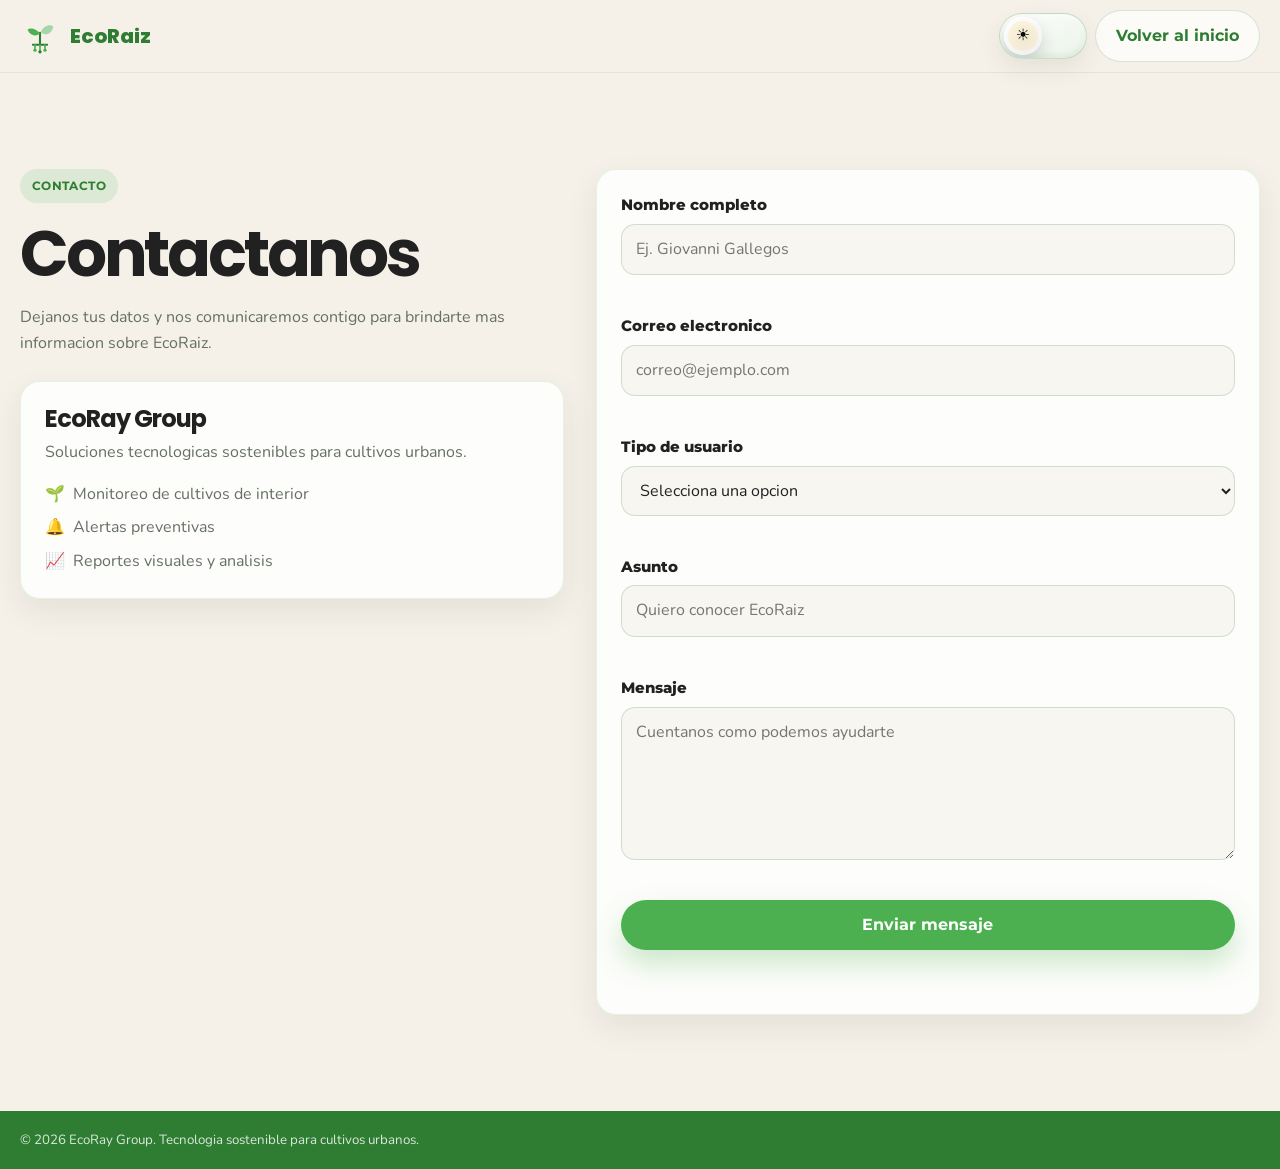
<file: contacto.html>
<!DOCTYPE html>
<html lang="es">
<head>
  <meta charset="UTF-8" />
  <meta name="viewport" content="width=device-width, initial-scale=1.0" />
  <meta name="description" content="Contactanos para recibir mas informacion sobre EcoRaiz." />
  <title>Contacto | EcoRaiz</title>
  <link rel="preconnect" href="https://fonts.googleapis.com" />
  <link rel="preconnect" href="https://fonts.gstatic.com" crossorigin />
  <link href="https://fonts.googleapis.com/css2?family=Montserrat:wght@500;600;700&family=Nunito:wght@400;500;600;700&family=Poppins:wght@600;700;800&family=Raleway:wght@600;700&display=swap" rel="stylesheet" />
  <script>
    (function () {
      const savedTheme = localStorage.getItem("ecoraiz-theme");
      document.documentElement.setAttribute("data-theme", savedTheme || "light");
    })();
  </script>
  <link rel="stylesheet" href="styles.css" />
</head>
<body>
  <header class="site-header">
    <nav class="navbar container" aria-label="Navegacion de contacto">
      <a class="brand" href="index.html" aria-label="Volver a inicio EcoRaiz">
        <img src="assets/icons/logo.svg" alt="Logo EcoRaiz" class="brand-logo" />
        <span>EcoRaiz</span>
      </a>
      <div class="header-actions">
        <button class="theme-switch" type="button" data-theme-toggle aria-label="Cambiar a modo oscuro" aria-pressed="false">
          <span class="theme-switch__knob" aria-hidden="true"><span class="theme-switch__knob-icon">☀️</span></span>
        </button>
        <a class="btn btn-secondary" href="index.html">Volver al inicio</a>
      </div>
    </nav>
  </header>

  <main class="contact-page">
    <section class="section-pad">
      <div class="container contact-layout">
        <div class="contact-copy reveal">
          <span class="eyebrow">Contacto</span>
          <h1>Contactanos</h1>
          <p>Dejanos tus datos y nos comunicaremos contigo para brindarte mas informacion sobre EcoRaiz.</p>
          <div class="contact-info-card">
            <h2>EcoRay Group</h2>
            <p>Soluciones tecnologicas sostenibles para cultivos urbanos.</p>
            <ul>
              <li><span>🌱</span> Monitoreo de cultivos de interior</li>
              <li><span>🔔</span> Alertas preventivas</li>
              <li><span>📈</span> Reportes visuales y analisis</li>
            </ul>
          </div>
        </div>

        <form class="contact-form reveal" id="contact-form" novalidate>
          <div class="form-row">
            <label for="name">Nombre completo</label>
            <input id="name" name="name" type="text" placeholder="Ej. Giovanni Gallegos" autocomplete="name" aria-describedby="name-error" required />
            <small id="name-error" class="error-message"></small>
          </div>
          <div class="form-row">
            <label for="email">Correo electronico</label>
            <input id="email" name="email" type="email" placeholder="correo@ejemplo.com" autocomplete="email" aria-describedby="email-error" required />
            <small id="email-error" class="error-message"></small>
          </div>
          <div class="form-row">
            <label for="userType">Tipo de usuario</label>
            <select id="userType" name="userType" aria-describedby="type-error" required>
              <option value="" disabled selected hidden>Selecciona una opcion</option>
              <option value="residente">Residente urbano</option>
              <option value="experto">Experto/Educador</option>
              <option value="emprendedor">Emprendedor</option>
              <option value="institucion">Institucion</option>
            </select>
            <small id="type-error" class="error-message"></small>
          </div>
          <div class="form-row">
            <label for="subject">Asunto</label>
            <input id="subject" name="subject" type="text" placeholder="Quiero conocer EcoRaiz" aria-describedby="subject-error" required />
            <small id="subject-error" class="error-message"></small>
          </div>
          <div class="form-row">
            <label for="message">Mensaje</label>
            <textarea id="message" name="message" rows="5" placeholder="Cuentanos como podemos ayudarte" aria-describedby="message-error" required></textarea>
            <small id="message-error" class="error-message"></small>
          </div>
          <button class="btn btn-primary form-submit" type="submit">Enviar mensaje</button>
          <p class="form-status" id="form-status" role="status" aria-live="polite"></p>
        </form>
      </div>
    </section>
  </main>

  <footer class="site-footer compact-footer">
    <div class="container footer-bottom">
      <small>© 2026 EcoRay Group. Tecnologia sostenible para cultivos urbanos.</small>
    </div>
  </footer>

  <script src="script.js"></script>
</body>
</html>
</file>
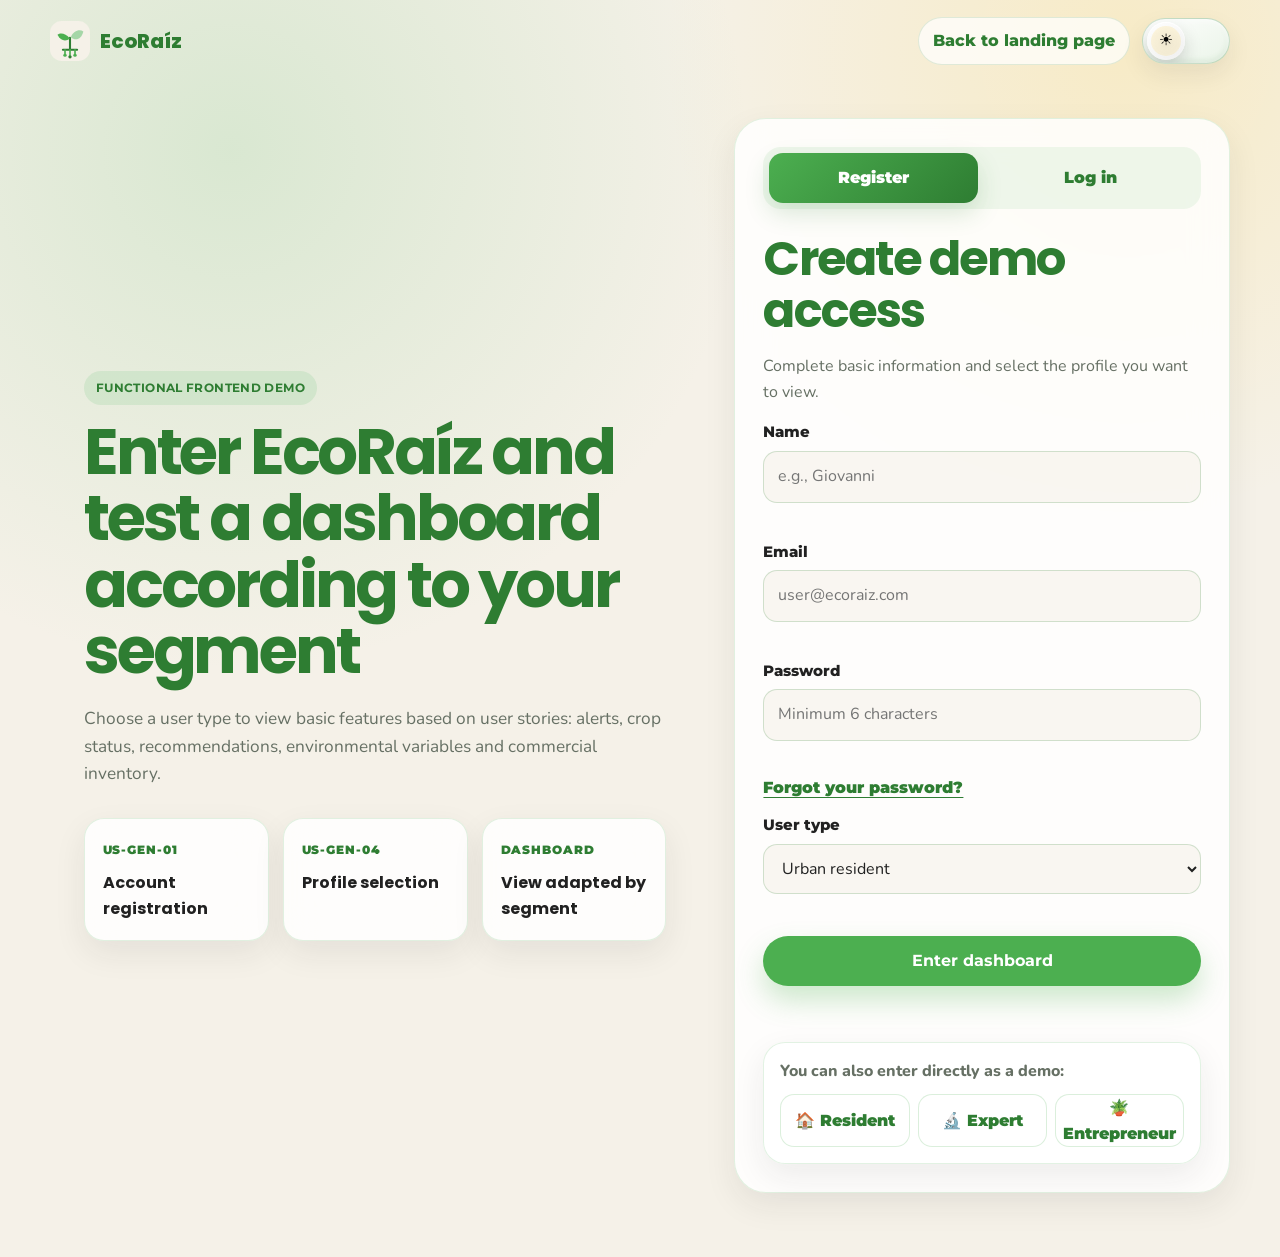
<file: docs/app.html>
<!DOCTYPE html>
<html lang="en">
<head>
  <meta charset="UTF-8" />
  <meta name="viewport" content="width=device-width, initial-scale=1.0" />
  <meta name="description" content="Demo access to EcoRaíz to test dashboards by segment." />
  <title>EcoRaíz | System access</title>
  
  <link rel="icon" href="favicon.ico" type="image/x-icon" />
  <link rel="preconnect" href="https://fonts.googleapis.com" />
  <link rel="preconnect" href="https://fonts.gstatic.com" crossorigin />
  <link href="https://fonts.googleapis.com/css2?family=Montserrat:wght@500;600;700&family=Nunito:wght@400;500;600;700&family=Poppins:wght@600;700;800&family=Raleway:wght@600;700&display=swap" rel="stylesheet" />
  <script>
    (function () {
      const savedTheme = localStorage.getItem("ecoraiz-theme");
      document.documentElement.setAttribute("data-theme", savedTheme || "light");
    })();
  </script>
  <link rel="stylesheet" href="assets/styles/styles.css" />
  <link rel="stylesheet" href="assets/styles/dashboard.css" />
</head>
<body class="auth-body">
  <header class="auth-header">
    <a class="brand" href="index.html" aria-label="Back to EcoRaíz">
      <img src="assets/images/logo.svg" alt="EcoRaíz logo" class="brand-logo" />
      <span>EcoRaíz</span>
    </a>
    <div class="auth-header__actions">
      <a class="auth-link" href="index.html">Back to landing page</a>
      <button class="theme-switch" type="button" data-theme-toggle aria-label="Change theme" aria-pressed="false">
        <span class="theme-switch__knob" aria-hidden="true"><span class="theme-switch__knob-icon">☀️</span></span>
      </button>
    </div>
  </header>

  <main class="auth-page">
    <section class="auth-hero" aria-labelledby="auth-title">
      <span class="eyebrow">Functional frontend demo</span>
      <h1 id="auth-title">Enter EcoRaíz and test a dashboard according to your segment</h1>
      <p>Choose a user type to view basic features based on user stories: alerts, crop status, recommendations, environmental variables and commercial inventory.</p>
      <div class="auth-feature-list" aria-label="Included features">
        <article>
          <span>US-GEN-01</span>
          <strong>Account registration</strong>
        </article>
        <article>
          <span>US-GEN-04</span>
          <strong>Profile selection</strong>
        </article>
        <article>
          <span>Dashboard</span>
          <strong>View adapted by segment</strong>
        </article>
      </div>
    </section>

    <section class="auth-card" aria-labelledby="form-title">
      <div class="auth-tabs" role="tablist" aria-label="Access mode">
        <button class="auth-tab is-active" type="button" data-auth-tab="register">Register</button>
        <button class="auth-tab" type="button" data-auth-tab="login">Log in</button>
      </div>

      <div class="auth-card__heading">
        <h2 id="form-title">Create demo access</h2>
        <p id="form-subtitle">Complete basic information and select the profile you want to view.</p>
      </div>

      <form class="auth-form" id="auth-form" novalidate>
        <div class="form-row" data-register-only>
          <label for="name">Name</label>
          <input id="name" name="name" type="text" placeholder="e.g., Giovanni" autocomplete="name" />
          <small class="error-message"></small>
        </div>

        <div class="form-row">
          <label for="email">Email</label>
          <input id="email" name="email" type="email" placeholder="user@ecoraiz.com" autocomplete="email" />
          <small class="error-message"></small>
        </div>

        <div class="form-row">
          <label for="password">Password</label>
          <input id="password" name="password" type="password" placeholder="Minimum 6 characters" autocomplete="current-password" />
          <small class="error-message"></small>
        </div>

        <button class="forgot-password" type="button" id="forgot-password">Forgot your password?</button>

        <div class="form-row">
          <label for="profile">User type</label>
          <select id="profile" name="profile">
            <option value="resident">Urban resident</option>
            <option value="expert">Environmental expert / Educator</option>
            <option value="entrepreneur">Plant entrepreneur</option>
          </select>
          <small class="error-message"></small>
        </div>

        <button class="btn btn-primary auth-submit" type="submit">Enter dashboard</button>
        <p class="form-status" id="auth-status" role="status"></p>
      </form>

      <div class="quick-demo">
        <p>You can also enter directly as a demo:</p>
        <div class="quick-demo__grid">
          <button type="button" data-demo-profile="resident">🏠 Resident</button>
          <button type="button" data-demo-profile="expert">🔬 Expert</button>
          <button type="button" data-demo-profile="entrepreneur">🪴 Entrepreneur</button>
        </div>
      </div>
    </section>
  </main>

  <script src="assets/scripts/main.js"></script>
  <script src="assets/scripts/app.js"></script>
</body>
</html>
</file>
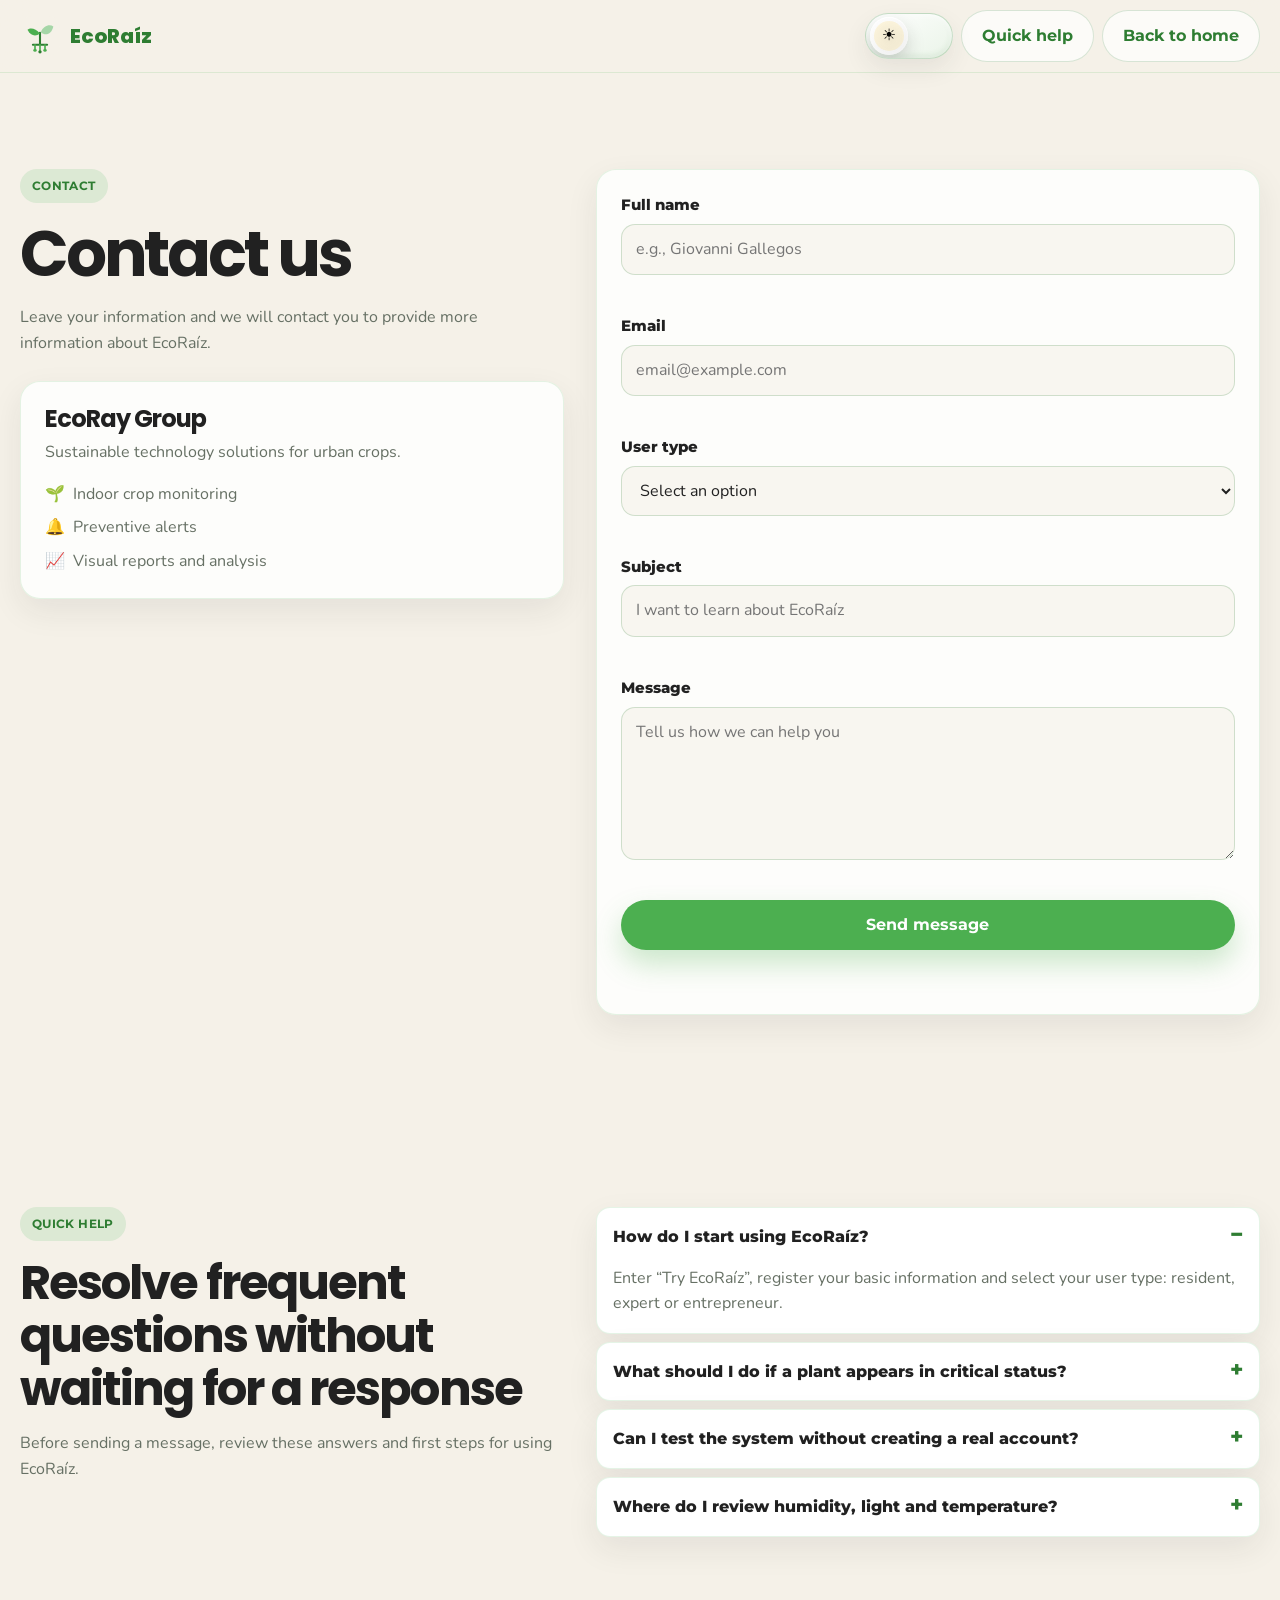
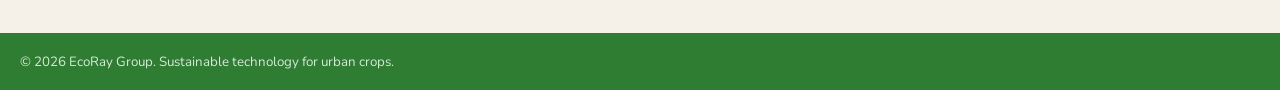
<file: docs/contacto.html>
<!DOCTYPE html>
<html lang="en">
<head>
  <meta charset="UTF-8" />
  <meta name="viewport" content="width=device-width, initial-scale=1.0" />
  <meta name="description" content="Contact us to receive more information about EcoRaíz." />
  <title>Contact | EcoRaíz</title>
  
  <link rel="icon" href="favicon.ico" type="image/x-icon" />
  <link rel="preconnect" href="https://fonts.googleapis.com" />
  <link rel="preconnect" href="https://fonts.gstatic.com" crossorigin />
  <link href="https://fonts.googleapis.com/css2?family=Montserrat:wght@500;600;700&family=Nunito:wght@400;500;600;700&family=Poppins:wght@600;700;800&family=Raleway:wght@600;700&display=swap" rel="stylesheet" />
  <script>
    (function () {
      const savedTheme = localStorage.getItem("ecoraiz-theme");
      document.documentElement.setAttribute("data-theme", savedTheme || "light");
    })();
  </script>
  <link rel="stylesheet" href="assets/styles/styles.css" />
</head>
<body>
  <header class="site-header">
    <nav class="navbar container" aria-label="Contact navigation">
      <a class="brand" href="index.html" aria-label="Back to EcoRaíz home">
        <img src="assets/images/logo.svg" alt="EcoRaíz logo" class="brand-logo" />
        <span>EcoRaíz</span>
      </a>
      <div class="header-actions">
        <button class="theme-switch" type="button" data-theme-toggle aria-label="Switch to dark mode" aria-pressed="false">
          <span class="theme-switch__knob" aria-hidden="true"><span class="theme-switch__knob-icon">☀️</span></span>
        </button>
        <a class="btn btn-secondary" href="#ayuda-rapida">Quick help</a>
        <a class="btn btn-secondary" href="index.html">Back to home</a>
      </div>
    </nav>
  </header>

  <main class="contact-page">
    <section class="section-pad">
      <div class="container contact-layout">
        <div class="contact-copy reveal">
          <span class="eyebrow">Contact</span>
          <h1>Contact us</h1>
          <p>Leave your information and we will contact you to provide more information about EcoRaíz.</p>
          <div class="contact-info-card">
            <h2>EcoRay Group</h2>
            <p>Sustainable technology solutions for urban crops.</p>
            <ul>
              <li><span>🌱</span> Indoor crop monitoring</li>
              <li><span>🔔</span> Preventive alerts</li>
              <li><span>📈</span> Visual reports and analysis</li>
            </ul>
          </div>
        </div>

        <form class="contact-form reveal" id="contact-form" novalidate>
          <div class="form-row">
            <label for="name">Full name</label>
            <input id="name" name="name" type="text" placeholder="e.g., Giovanni Gallegos" required />
            <small class="error-message"></small>
          </div>
          <div class="form-row">
            <label for="email">Email</label>
            <input id="email" name="email" type="email" placeholder="email@example.com" required />
            <small class="error-message"></small>
          </div>
          <div class="form-row">
            <label for="userType">User type</label>
            <select id="userType" name="userType" required>
              <option value="">Select an option</option>
              <option>Urban resident</option>
              <option>Expert/Educator</option>
              <option>Entrepreneur</option>
              <option>Institution</option>
            </select>
            <small class="error-message"></small>
          </div>
          <div class="form-row">
            <label for="subject">Subject</label>
            <input id="subject" name="subject" type="text" placeholder="I want to learn about EcoRaíz" required />
            <small class="error-message"></small>
          </div>
          <div class="form-row">
            <label for="message">Message</label>
            <textarea id="message" name="message" rows="5" placeholder="Tell us how we can help you" required></textarea>
            <small class="error-message"></small>
          </div>
          <button class="btn btn-primary form-submit" type="submit">Send message</button>
          <p class="form-status" id="form-status" role="status" aria-live="polite"></p>
        </form>
      </div>
    </section>
    <section class="section-pad contact-help" id="ayuda-rapida" aria-labelledby="contact-help-title">
      <div class="container faq-grid">
        <div class="faq-intro reveal">
          <span class="eyebrow">Quick help</span>
          <h2 id="contact-help-title">Resolve frequent questions without waiting for a response</h2>
          <p>Before sending a message, review these answers and first steps for using EcoRaíz.</p>
        </div>
        <div class="faq-list reveal">
          <details open>
            <summary>How do I start using EcoRaíz?</summary>
            <p>Enter “Try EcoRaíz”, register your basic information and select your user type: resident, expert or entrepreneur.</p>
          </details>
          <details>
            <summary>What should I do if a plant appears in critical status?</summary>
            <p>Review the preventive alert, apply the indicated recommendation and record the corrective action from the dashboard.</p>
          </details>
          <details>
            <summary>Can I test the system without creating a real account?</summary>
            <p>Yes. The current version includes demo access by segment to view the main features.</p>
          </details>
          <details>
            <summary>Where do I review humidity, light and temperature?</summary>
            <p>These variables are shown in the dashboard, within the main indicators and the environmental analysis section.</p>
          </details>
        </div>
      </div>
    </section>

  </main>

  <footer class="site-footer compact-footer">
    <div class="container footer-bottom">
      <small>© 2026 EcoRay Group. Sustainable technology for urban crops.</small>
    </div>
  </footer>

  <script src="assets/scripts/main.js"></script>
</body>
</html>
</file>
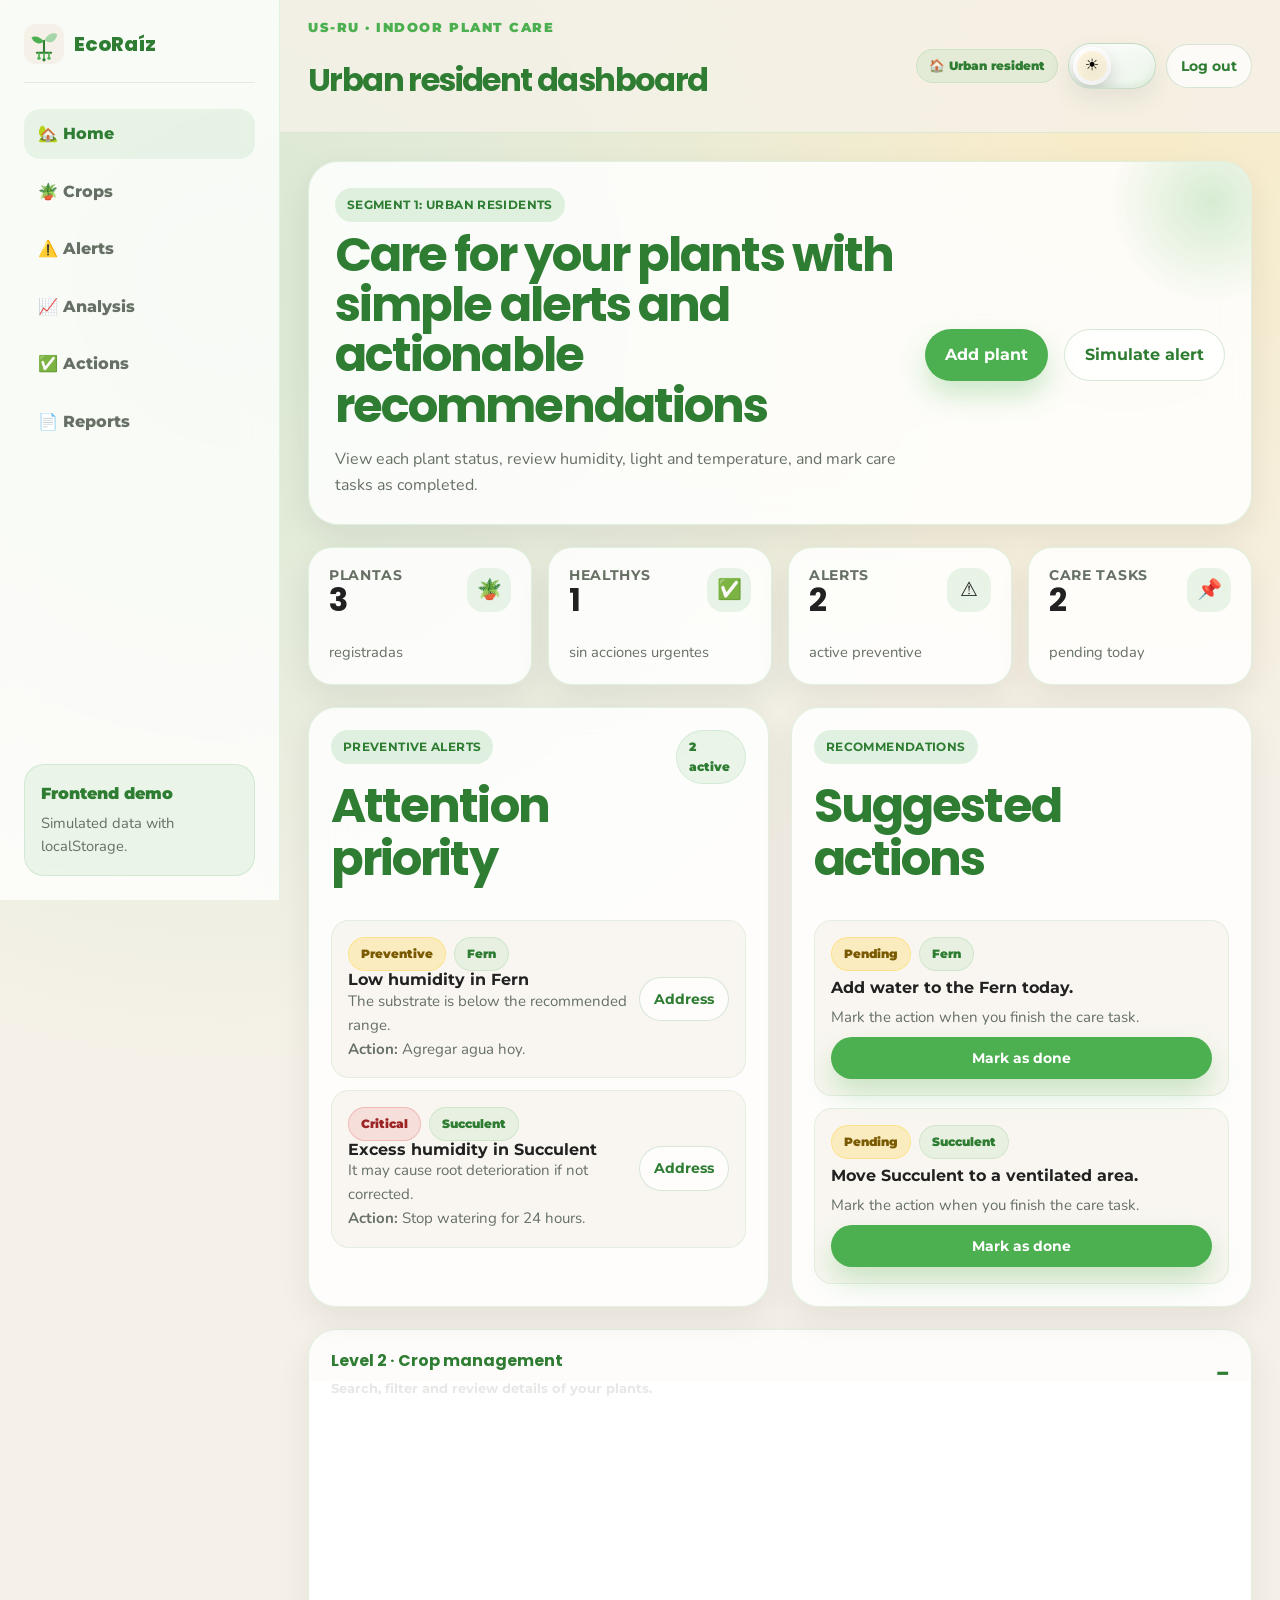
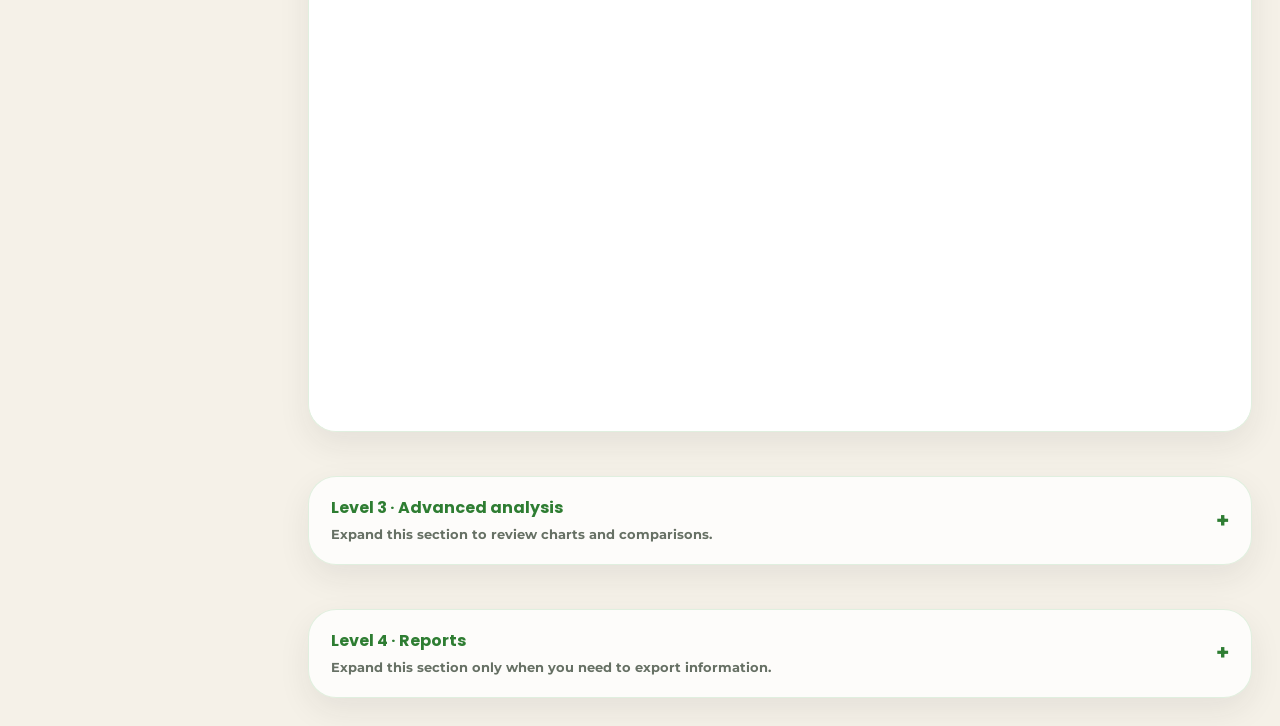
<file: docs/dashboard.html>
<!DOCTYPE html>
<html lang="en">
<head>
  <meta charset="UTF-8" />
  <meta name="viewport" content="width=device-width, initial-scale=1.0" />
  <meta name="description" content="EcoRaíz frontend dashboard with basic features by segment." />
  <title>EcoRaíz | Dashboard</title>
  
  <link rel="icon" href="favicon.ico" type="image/x-icon" />
  <link rel="preconnect" href="https://fonts.googleapis.com" />
  <link rel="preconnect" href="https://fonts.gstatic.com" crossorigin />
  <link href="https://fonts.googleapis.com/css2?family=Montserrat:wght@500;600;700&family=Nunito:wght@400;500;600;700&family=Poppins:wght@600;700;800&family=Raleway:wght@600;700&display=swap" rel="stylesheet" />
  <script>
    (function () {
      const savedTheme = localStorage.getItem("ecoraiz-theme");
      document.documentElement.setAttribute("data-theme", savedTheme || "light");
    })();
  </script>
  <link rel="stylesheet" href="assets/styles/styles.css" />
  <link rel="stylesheet" href="assets/styles/dashboard.css" />
</head>
<body class="dashboard-body">
  <div class="dashboard-shell">
    <aside class="sidebar" aria-label="Dashboard navigation">
      <a class="brand sidebar-brand" href="index.html">
        <img src="assets/images/logo.svg" alt="EcoRaíz logo" class="brand-logo" />
        <span>EcoRaíz</span>
      </a>
      <nav class="sidebar-nav">
        <a class="is-active" href="#inicio" data-section-link="inicio">🏡 Home</a>
        <a href="#cultivos" data-section-link="cultivos">🪴 Crops</a>
        <a href="#alerts" data-section-link="alerts">⚠️ Alerts</a>
        <a href="#analisis" data-section-link="analisis">📈 Analysis</a>
        <a href="#acciones" data-section-link="acciones">✅ Actions</a>
        <a href="#reportes" data-section-link="reportes">📄 Reports</a>
      </nav>
      <div class="sidebar-note">
        <span>Frontend demo</span>
        <p>Simulated data with localStorage.</p>
      </div>
    </aside>

    <div class="dashboard-main">
      <header class="dashboard-topbar">
        <button class="mobile-sidebar-toggle" type="button" aria-label="Open navigation">☰</button>
        <div>
          <p class="topbar-kicker" id="profile-kicker">Dashboard</p>
          <h1 id="dashboard-title">EcoRaíz</h1>
        </div>
        <div class="topbar-actions">
          <span class="profile-pill" id="profile-pill">Profile</span>
          <button class="theme-switch" type="button" data-theme-toggle aria-label="Change theme" aria-pressed="false">
            <span class="theme-switch__knob" aria-hidden="true"><span class="theme-switch__knob-icon">☀️</span></span>
          </button>
          <button class="btn btn-secondary btn-small" type="button" id="logout-btn">Log out</button>
        </div>
      </header>

      <main class="dashboard-content">
        <section class="dashboard-hero-card" id="inicio">
          <div>
            <span class="eyebrow" id="segment-label">Segment</span>
            <h2 id="welcome-title">Welcome to EcoRaíz</h2>
            <p id="welcome-copy">View key indicators and act before your crops deteriorate.</p>
          </div>
          <div class="hero-actions dashboard-hero-actions">
            <button class="btn btn-primary" type="button" id="open-add-modal">Add record</button>
            <button class="btn btn-secondary" type="button" id="simulate-alert">Simulate alert</button>
          </div>
        </section>

        <section class="kpi-grid" aria-label="Key indicators" id="kpi-grid"></section>

        <section class="dashboard-grid two-columns" id="alerts">
          <article class="panel-card dash-panel">
            <div class="panel-heading">
              <div>
                <span class="eyebrow">Preventive alerts</span>
                <h2>Attention priority</h2>
              </div>
              <span class="counter-badge" id="alert-count">0 active</span>
            </div>
            <div class="alert-list" id="alert-list"></div>
          </article>

          <article class="panel-card dash-panel" id="acciones">
            <div class="panel-heading">
              <div>
                <span class="eyebrow">Recommendations</span>
                <h2>Suggested actions</h2>
              </div>
            </div>
            <div class="action-list" id="action-list"></div>
          </article>
        </section>

        <details class="dashboard-disclosure" id="cultivos" open>
          <summary>
            <span>
              <strong>Level 2 · Crop management</strong>
              <small>Search, filter and review details of your plants.</small>
            </span>
          </summary>
          <section class="panel-card dash-panel">
            <div class="panel-heading panel-heading--with-controls">
              <div>
                <span class="eyebrow" id="items-eyebrow">Crops</span>
                <h2 id="items-title">My plants</h2>
              </div>
              <div class="panel-controls">
                <input class="dash-search" id="search-input" type="search" placeholder="Search by name..." />
                <select class="dash-filter" id="status-filter" aria-label="Filter by status">
                  <option value="all">All statuses</option>
                  <option value="healthy">Healthy</option>
                  <option value="warning">Warning</option>
                  <option value="critical">Critical</option>
                </select>
              </div>
            </div>
            <div class="plant-grid" id="item-grid"></div>
          </section>
        </details>

        <details class="dashboard-disclosure" id="analisis">
          <summary>
            <span>
              <strong>Level 3 · Advanced analysis</strong>
              <small>Expand this section to review charts and comparisons.</small>
            </span>
          </summary>
          <section class="dashboard-grid two-columns">
            <article class="panel-card dash-panel">
              <div class="panel-heading">
                <div>
                  <span class="eyebrow">Environmental variables</span>
                  <h2 id="chart-title">Weekly evolution</h2>
                </div>
              </div>
              <div class="chart-tabs" id="chart-tabs"></div>
              <div class="chart-card">
                <svg class="line-chart" id="line-chart" viewBox="0 0 420 180" role="img" aria-label="Simulated historical chart"></svg>
                <div class="chart-axis"><span>Mon</span><span>Tue</span><span>Wed</span><span>Thu</span><span>Fri</span><span>Sat</span><span>Sun</span></div>
              </div>
            </article>

            <article class="panel-card dash-panel">
              <div class="panel-heading">
                <div>
                  <span class="eyebrow" id="detail-eyebrow">Detail</span>
                  <h2 id="detail-title">Technical summary</h2>
                </div>
              </div>
              <div class="detail-module" id="detail-module"></div>
            </article>
          </section>
        </details>

        <details class="dashboard-disclosure" id="reportes">
          <summary>
            <span>
              <strong>Level 4 · Reports</strong>
              <small>Expand this section only when you need to export information.</small>
            </span>
          </summary>
          <section class="panel-card dash-panel">
            <div class="panel-heading panel-heading--with-controls">
              <div>
                <span class="eyebrow">Reports</span>
                <h2>Exportable summary</h2>
              </div>
              <button class="btn btn-primary btn-small" type="button" id="export-btn">Export report</button>
            </div>
            <div class="report-preview" id="report-preview"></div>
          </section>
        </details>
      </main>
    </div>
  </div>

  <div class="modal-backdrop" id="modal-backdrop" hidden>
    <div class="modal-card" role="dialog" aria-modal="true" aria-labelledby="modal-title">
      <div class="modal-header">
        <div>
          <span class="eyebrow">New record</span>
          <h2 id="modal-title">Add crop</h2>
        </div>
        <button class="modal-close" type="button" id="modal-close" aria-label="Close modal">×</button>
      </div>
      <form id="add-form" class="modal-form" novalidate></form>
    </div>
  </div>

  <div class="modal-backdrop" id="logout-backdrop" hidden>
    <div class="modal-card logout-modal" role="dialog" aria-modal="true" aria-labelledby="logout-title" aria-describedby="logout-description">
      <div class="modal-header">
        <div>
          <span class="eyebrow">Error prevention</span>
          <h2 id="logout-title">Do you want to log out?</h2>
        </div>
        <button class="modal-close" type="button" id="logout-cancel-x" aria-label="Cancel logout">×</button>
      </div>
      <p id="logout-description">If you log out, you will return to the demo access screen. Records saved locally will be kept for future tests.</p>
      <div class="modal-actions">
        <button class="btn btn-secondary" type="button" id="logout-cancel">Cancel</button>
        <button class="btn btn-primary" type="button" id="logout-confirm">Yes, log out</button>
      </div>
    </div>
  </div>

  <script src="assets/scripts/main.js"></script>
  <script src="assets/scripts/dashboard.js"></script>
</body>
</html>
</file>
<file: styles.css>
:root {
  --green: #4CAF50;
  --green-dark: #2E7D32;
  --green-light: #A5D6A7;
  --cream: #F5F1E8;
  --black: #212121;
  --yellow: #FFD54F;
  --red: #E57373;
  --gray: #E0E0E0;
  --white: #ffffff;
  --muted: #667064;
  --shadow: 0 20px 60px rgba(46, 125, 50, 0.14);
  --shadow-soft: 0 12px 32px rgba(33, 33, 33, 0.08);
  --radius-xl: 28px;
  --radius-lg: 20px;
  --radius-md: 14px;
  --space-1: 4px;
  --space-2: 8px;
  --space-3: 16px;
  --space-4: 24px;
  --space-5: 32px;
  --space-6: 48px;
  --space-7: 72px;
}

* {
  box-sizing: border-box;
  margin: 0;
  padding: 0;
}

html {
  scroll-behavior: smooth;
}

body {
  background: var(--cream);
  color: var(--black);
  font-family: "Nunito", system-ui, -apple-system, BlinkMacSystemFont, "Segoe UI", sans-serif;
  font-size: 16px;
  line-height: 1.6;
  overflow-x: hidden;
}

img {
  display: block;
  max-width: 100%;
}

a {
  color: inherit;
  text-decoration: none;
}

button,
input,
select,
textarea {
  font: inherit;
}

.container {
  width: min(1120px, calc(100% - 32px));
  margin-inline: auto;
}

.section-pad {
  padding: 72px 0;
}

.site-header {
  position: sticky;
  top: 0;
  z-index: 100;
  background: rgba(245, 241, 232, 0.84);
  backdrop-filter: blur(16px);
  border-bottom: 1px solid rgba(76, 175, 80, 0.14);
}

.navbar {
  min-height: 72px;
  display: flex;
  align-items: center;
  justify-content: space-between;
  gap: var(--space-3);
}

.brand {
  display: inline-flex;
  align-items: center;
  gap: 10px;
  font-family: "Poppins", sans-serif;
  font-weight: 800;
  font-size: 1.25rem;
  color: var(--green-dark);
}

.brand-logo {
  width: 40px;
  height: 40px;
}

.header-actions {
  display: inline-flex;
  align-items: center;
  gap: var(--space-2);
}

.theme-toggle {
  display: inline-flex;
  min-height: 44px;
  align-items: center;
  justify-content: center;
  gap: 8px;
  padding: 10px 14px;
  border: 1px solid rgba(46, 125, 50, 0.22);
  border-radius: 999px;
  color: var(--green-dark);
  background: rgba(255, 255, 255, 0.72);
  font-family: "Montserrat", sans-serif;
  font-size: 0.88rem;
  font-weight: 800;
  cursor: pointer;
  transition: transform 0.25s ease, border-color 0.25s ease, background 0.25s ease, box-shadow 0.25s ease;
}

.theme-toggle:hover,
.theme-toggle:focus-visible {
  transform: translateY(-2px);
  border-color: var(--green);
  background: rgba(165, 214, 167, 0.26);
  box-shadow: 0 0 0 4px rgba(76, 175, 80, 0.12);
  outline: none;
}

.theme-icon {
  font-size: 1rem;
  line-height: 1;
}

.menu-toggle {
  display: inline-flex;
  width: 44px;
  height: 44px;
  align-items: center;
  justify-content: center;
  flex-direction: column;
  gap: 5px;
  border: 1px solid rgba(46, 125, 50, 0.25);
  background: var(--white);
  border-radius: 14px;
  cursor: pointer;
  transition: 0.25s ease;
}

.menu-toggle span {
  width: 20px;
  height: 2px;
  background: var(--green-dark);
  border-radius: 999px;
  transition: 0.25s ease;
}

.menu-toggle:hover,
.menu-toggle:focus-visible {
  border-color: var(--green);
  box-shadow: 0 0 0 4px rgba(76, 175, 80, 0.12);
  outline: none;
}

.menu-toggle.is-open span:nth-child(1) {
  transform: translateY(7px) rotate(45deg);
}

.menu-toggle.is-open span:nth-child(2) {
  opacity: 0;
}

.menu-toggle.is-open span:nth-child(3) {
  transform: translateY(-7px) rotate(-45deg);
}

.nav-menu {
  position: absolute;
  top: 72px;
  left: 16px;
  right: 16px;
  display: none;
  flex-direction: column;
  gap: var(--space-2);
  padding: var(--space-3);
  background: rgba(255, 255, 255, 0.96);
  border: 1px solid rgba(76, 175, 80, 0.16);
  border-radius: var(--radius-lg);
  box-shadow: var(--shadow-soft);
}

.nav-menu.is-open {
  display: flex;
}

.nav-menu a:not(.btn) {
  color: var(--black);
  font-family: "Montserrat", sans-serif;
  font-size: 0.95rem;
  font-weight: 600;
  padding: 10px 12px;
  border-radius: 12px;
  transition: 0.25s ease;
}

.nav-menu a:not(.btn):hover,
.nav-menu a:not(.btn):focus-visible {
  color: var(--green-dark);
  background: rgba(165, 214, 167, 0.25);
  outline: none;
}

.btn {
  display: inline-flex;
  align-items: center;
  justify-content: center;
  gap: var(--space-2);
  min-height: 44px;
  padding: 12px 20px;
  border: 0;
  border-radius: 999px;
  font-family: "Montserrat", sans-serif;
  font-weight: 700;
  cursor: pointer;
  transition: transform 0.25s ease, box-shadow 0.25s ease, background 0.25s ease;
}

.btn:hover,
.btn:focus-visible {
  transform: translateY(-2px);
  outline: none;
}

.btn-primary {
  color: var(--white);
  background: var(--green);
  box-shadow: 0 14px 28px rgba(76, 175, 80, 0.28);
}

.btn-primary:hover,
.btn-primary:focus-visible {
  background: var(--green-dark);
  box-shadow: 0 18px 36px rgba(46, 125, 50, 0.28);
}

.btn-secondary {
  color: var(--green-dark);
  background: rgba(255, 255, 255, 0.72);
  border: 1px solid rgba(46, 125, 50, 0.18);
}

.btn-secondary:hover,
.btn-secondary:focus-visible {
  background: rgba(165, 214, 167, 0.26);
}

.btn-light {
  color: var(--green-dark);
  background: var(--white);
  box-shadow: 0 12px 30px rgba(255, 255, 255, 0.2);
}

.eyebrow {
  display: inline-flex;
  align-items: center;
  gap: var(--space-2);
  width: fit-content;
  padding: 7px 12px;
  border-radius: 999px;
  background: rgba(165, 214, 167, 0.32);
  color: var(--green-dark);
  font-family: "Montserrat", sans-serif;
  font-size: 0.78rem;
  font-weight: 700;
  letter-spacing: 0.03em;
  text-transform: uppercase;
}

h1,
h2,
h3 {
  color: var(--black);
  font-family: "Poppins", sans-serif;
  line-height: 1.1;
}

h1 {
  margin: var(--space-4) 0 var(--space-3);
  font-size: clamp(2.35rem, 12vw, 3.9rem);
  letter-spacing: -0.05em;
}

h2 {
  margin: var(--space-3) 0;
  font-size: clamp(2rem, 8vw, 3rem);
  letter-spacing: -0.04em;
}

h3 {
  font-size: 1.2rem;
}

p {
  color: var(--muted);
}

.hero {
  position: relative;
  min-height: calc(100vh - 72px);
  display: grid;
  align-items: center;
  overflow: hidden;
}

.hero-bg-orb {
  position: absolute;
  width: 280px;
  height: 280px;
  border-radius: 50%;
  filter: blur(12px);
  opacity: 0.25;
  pointer-events: none;
}

.orb-one {
  top: 5%;
  right: -120px;
  background: var(--green-light);
}

.orb-two {
  bottom: 8%;
  left: -140px;
  background: var(--yellow);
}

.hero-grid {
  position: relative;
  display: grid;
  gap: var(--space-6);
  align-items: center;
}

.hero-content p {
  max-width: 620px;
  font-size: 1.08rem;
}

.hero-actions {
  display: flex;
  flex-wrap: wrap;
  gap: var(--space-3);
  margin-top: var(--space-4);
}

.hero-stats {
  display: grid;
  grid-template-columns: repeat(3, 1fr);
  gap: var(--space-2);
  margin-top: var(--space-5);
  max-width: 560px;
}

.hero-stats div {
  padding: var(--space-3);
  background: rgba(255, 255, 255, 0.72);
  border: 1px solid rgba(76, 175, 80, 0.15);
  border-radius: var(--radius-md);
  box-shadow: var(--shadow-soft);
}

.hero-stats strong {
  display: block;
  color: var(--green-dark);
  font-family: "Poppins", sans-serif;
  font-size: 1.45rem;
}

.hero-stats span {
  color: var(--muted);
  font-size: 0.82rem;
}

.hero-visual {
  justify-self: center;
  width: min(100%, 420px);
}

.phone-card {
  position: relative;
  padding: var(--space-3);
  background: linear-gradient(160deg, rgba(255,255,255,0.98), rgba(245,241,232,0.78));
  border: 1px solid rgba(76, 175, 80, 0.18);
  border-radius: 36px;
  box-shadow: var(--shadow);
}

.phone-card::before {
  content: "";
  position: absolute;
  inset: 14px;
  border: 1px dashed rgba(76, 175, 80, 0.22);
  border-radius: 28px;
  pointer-events: none;
}

.phone-top {
  position: relative;
  z-index: 1;
  display: flex;
  justify-content: center;
  gap: 6px;
  padding-bottom: var(--space-3);
}

.phone-top span:first-child {
  width: 54px;
  height: 8px;
  background: var(--gray);
  border-radius: 999px;
}

.phone-top span:last-child {
  width: 8px;
  height: 8px;
  background: var(--green-light);
  border-radius: 50%;
}

.plant-preview {
  position: relative;
  z-index: 1;
  min-height: 220px;
  display: grid;
  place-items: center;
  background: linear-gradient(180deg, rgba(165, 214, 167, 0.26), rgba(255,255,255,0.7));
  border-radius: 26px;
  overflow: hidden;
}

.plant-preview img {
  width: min(75%, 240px);
}

.plant-status {
  position: absolute;
  left: 16px;
  bottom: 16px;
  display: inline-flex;
  align-items: center;
  gap: 8px;
  padding: 8px 12px;
  color: var(--green-dark);
  background: var(--white);
  border-radius: 999px;
  font-family: "Montserrat", sans-serif;
  font-size: 0.82rem;
  font-weight: 700;
  box-shadow: var(--shadow-soft);
}

.status-dot {
  width: 10px;
  height: 10px;
  background: var(--green);
  border-radius: 50%;
}

.metric-list {
  position: relative;
  z-index: 1;
  display: grid;
  gap: var(--space-2);
  margin-top: var(--space-3);
}

.metric-card,
.recommendation-card {
  padding: var(--space-3);
  background: var(--white);
  border: 1px solid rgba(76, 175, 80, 0.12);
  border-radius: 18px;
}

.metric-card {
  display: flex;
  align-items: center;
  justify-content: space-between;
}

.metric-card div {
  display: flex;
  align-items: center;
  gap: var(--space-2);
}

.metric-card p {
  color: var(--black);
  font-weight: 700;
}

.metric-card strong {
  color: var(--green-dark);
  font-family: "Montserrat", sans-serif;
  font-size: 0.88rem;
}

.warning-card strong {
  color: #946f00;
}

.recommendation-card span {
  color: var(--green-dark);
  font-family: "Montserrat", sans-serif;
  font-size: 0.78rem;
  font-weight: 800;
  text-transform: uppercase;
}

.recommendation-card p {
  margin-top: 4px;
  color: var(--black);
  font-weight: 700;
}

.section-heading {
  max-width: 720px;
  margin: 0 auto var(--space-6);
  text-align: center;
}

.cards-grid,
.segment-grid,
.feature-grid,
.pricing-grid,
.testimonial-grid,
.steps {
  display: grid;
  gap: var(--space-3);
}

.info-card,
.segment-card,
.feature-card,
.price-card,
.testimonial-card,
.step-card,
.panel-card,
.contact-info-card,
.contact-form {
  background: rgba(255, 255, 255, 0.82);
  border: 1px solid rgba(76, 175, 80, 0.14);
  border-radius: var(--radius-lg);
  box-shadow: var(--shadow-soft);
}

.info-card,
.segment-card,
.feature-card,
.price-card,
.testimonial-card,
.step-card {
  padding: var(--space-4);
}

.info-card:hover,
.segment-card:hover,
.feature-card:hover,
.price-card:hover,
.testimonial-card:hover,
.step-card:hover {
  transform: translateY(-5px);
  box-shadow: var(--shadow);
}

.info-card,
.segment-card,
.feature-card,
.price-card,
.testimonial-card,
.step-card {
  transition: transform 0.25s ease, box-shadow 0.25s ease;
}

.card-icon,
.segment-icon,
.feature-card span {
  display: inline-grid;
  place-items: center;
  width: 48px;
  height: 48px;
  margin-bottom: var(--space-3);
  border-radius: 16px;
  background: rgba(165, 214, 167, 0.32);
  color: var(--green-dark);
  font-size: 1.5rem;
}

.info-card h3,
.segment-card h3,
.feature-card h3,
.step-card h3 {
  margin-bottom: var(--space-2);
}

.solution {
  background: rgba(255, 255, 255, 0.42);
}

.solution-grid {
  display: grid;
  gap: var(--space-5);
  align-items: center;
}

.solution-content .btn {
  margin-top: var(--space-4);
}

.recommendation-list {
  display: grid;
  gap: var(--space-3);
}

.recommendation-list article {
  padding: var(--space-3);
  background: var(--white);
  border: 1px solid rgba(76, 175, 80, 0.14);
  border-radius: var(--radius-md);
  box-shadow: var(--shadow-soft);
}

.tag {
  display: inline-flex;
  width: fit-content;
  padding: 5px 10px;
  border-radius: 999px;
  font-family: "Montserrat", sans-serif;
  font-size: 0.75rem;
  font-weight: 800;
}

.tag-success {
  color: var(--green-dark);
  background: rgba(165, 214, 167, 0.5);
}

.tag-warning {
  color: #6f5200;
  background: rgba(255, 213, 79, 0.42);
}

.tag-error {
  color: #8a2222;
  background: rgba(229, 115, 115, 0.25);
}

.recommendation-list p {
  margin-top: var(--space-2);
  color: var(--black);
  font-size: 1.05rem;
  font-weight: 700;
}

.segment-card ul,
.price-card ul,
.contact-info-card ul {
  display: grid;
  gap: var(--space-2);
  margin-top: var(--space-3);
  list-style: none;
}

.segment-card li,
.price-card li,
.contact-info-card li {
  position: relative;
  padding-left: 24px;
  color: var(--muted);
}

.segment-card li::before,
.price-card li::before {
  content: "✓";
  position: absolute;
  left: 0;
  top: 0;
  color: var(--green);
  font-weight: 900;
}

.segment-card.featured {
  background: linear-gradient(160deg, var(--green-dark), var(--green));
  color: var(--white);
}

.segment-card.featured h3,
.segment-card.featured p,
.segment-card.featured li {
  color: var(--white);
}

.segment-card.featured .segment-icon {
  background: rgba(255, 255, 255, 0.18);
  color: var(--white);
}

.segment-card.featured li::before {
  color: var(--yellow);
}

.feature-grid {
  grid-template-columns: 1fr;
}

.steps {
  counter-reset: steps;
}

.step-card span {
  display: inline-grid;
  place-items: center;
  width: 44px;
  height: 44px;
  margin-bottom: var(--space-3);
  color: var(--white);
  background: var(--green);
  border-radius: 50%;
  font-family: "Poppins", sans-serif;
  font-weight: 800;
}

.preview {
  background: linear-gradient(180deg, rgba(255,255,255,0.2), rgba(165,214,167,0.22));
}

.preview-grid {
  display: grid;
  gap: var(--space-5);
  align-items: center;
}

.ui-showcase {
  display: grid;
  gap: var(--space-3);
}

.panel-card {
  padding: var(--space-4);
}

.main-panel {
  min-height: 260px;
}

.panel-header {
  display: flex;
  justify-content: space-between;
  gap: var(--space-3);
  color: var(--green-dark);
  font-family: "Montserrat", sans-serif;
  font-weight: 800;
}

.panel-kpis {
  display: grid;
  grid-template-columns: repeat(3, 1fr);
  gap: var(--space-2);
  margin: var(--space-4) 0;
}

.panel-kpis div {
  padding: var(--space-2);
  background: rgba(165, 214, 167, 0.18);
  border-radius: 14px;
  text-align: center;
}

.panel-kpis strong {
  display: block;
  color: var(--green-dark);
  font-family: "Poppins", sans-serif;
  font-size: 1.25rem;
}

.panel-kpis span {
  color: var(--muted);
  font-size: 0.8rem;
}

.bar-chart {
  height: 110px;
  display: flex;
  align-items: end;
  gap: var(--space-2);
  padding: var(--space-3);
  background: rgba(245, 241, 232, 0.9);
  border-radius: var(--radius-md);
}

.bar-chart span {
  flex: 1;
  background: linear-gradient(180deg, var(--green), var(--green-light));
  border-radius: 999px 999px 6px 6px;
}

.alert-panel h3,
.inventory-panel h3 {
  margin: var(--space-2) 0;
}

.price-card {
  position: relative;
}

.price-card.popular {
  border-color: rgba(76, 175, 80, 0.45);
  box-shadow: var(--shadow);
}

.popular-badge {
  position: absolute;
  top: 18px;
  right: 18px;
  padding: 6px 10px;
  color: var(--green-dark);
  background: rgba(255, 213, 79, 0.55);
  border-radius: 999px;
  font-family: "Montserrat", sans-serif;
  font-size: 0.75rem;
  font-weight: 800;
}

.price {
  margin: var(--space-4) 0;
  color: var(--green-dark);
  font-family: "Poppins", sans-serif;
  font-size: 2.35rem;
  font-weight: 800;
  letter-spacing: -0.04em;
}

.price small {
  color: var(--muted);
  font-size: 0.9rem;
}

.price-card .btn {
  width: 100%;
  margin-top: var(--space-4);
}

.testimonial-card p {
  color: var(--black);
  font-family: "Raleway", sans-serif;
  font-size: 1.2rem;
  font-weight: 700;
}

.testimonial-card strong {
  display: block;
  margin-top: var(--space-3);
  color: var(--green-dark);
  font-family: "Montserrat", sans-serif;
}

.faq-grid {
  display: grid;
  gap: var(--space-5);
}

.faq-list {
  display: grid;
  gap: var(--space-2);
}

details {
  background: var(--white);
  border: 1px solid rgba(76, 175, 80, 0.14);
  border-radius: var(--radius-md);
  box-shadow: var(--shadow-soft);
  overflow: hidden;
}

summary {
  list-style: none;
  display: flex;
  justify-content: space-between;
  gap: var(--space-3);
  padding: var(--space-3);
  color: var(--black);
  font-family: "Montserrat", sans-serif;
  font-weight: 800;
  cursor: pointer;
}

summary::-webkit-details-marker {
  display: none;
}

summary::after {
  content: "+";
  color: var(--green-dark);
  font-size: 1.35rem;
  line-height: 1;
}

details[open] summary::after {
  content: "−";
}

details p {
  padding: 0 var(--space-3) var(--space-3);
}

.cta-card {
  padding: var(--space-5);
  text-align: center;
  color: var(--white);
  background: radial-gradient(circle at top left, rgba(165, 214, 167, 0.32), transparent 32%), linear-gradient(135deg, var(--green-dark), #1f5a24);
  border-radius: var(--radius-xl);
  box-shadow: var(--shadow);
}

.cta-card h2,
.cta-card p {
  color: var(--white);
}

.cta-card p {
  max-width: 680px;
  margin: 0 auto var(--space-4);
  opacity: 0.9;
}

.site-footer {
  padding: var(--space-6) 0 var(--space-3);
  color: var(--white);
  background: var(--green-dark);
}

.footer-grid {
  display: grid;
  gap: var(--space-4);
}

.footer-brand,
.footer-brand span {
  color: var(--white);
}

.site-footer p,
.site-footer a,
.site-footer small {
  color: rgba(255, 255, 255, 0.82);
}

.site-footer h3 {
  margin-bottom: var(--space-2);
  color: var(--white);
  font-size: 1rem;
}

.site-footer a {
  display: block;
  width: fit-content;
  margin-bottom: 8px;
}

.site-footer a:hover,
.site-footer a:focus-visible {
  color: var(--white);
  outline: none;
}

.footer-bottom {
  padding-top: var(--space-4);
  margin-top: var(--space-4);
  border-top: 1px solid rgba(255, 255, 255, 0.16);
}

.compact-footer {
  padding: var(--space-3) 0;
}

.compact-footer .footer-bottom {
  padding-top: 0;
  margin-top: 0;
  border-top: 0;
}

.contact-page {
  min-height: calc(100vh - 168px);
}

.contact-layout {
  display: grid;
  gap: var(--space-5);
  align-items: start;
}

.contact-copy h1 {
  margin: var(--space-3) 0;
  font-size: clamp(2.4rem, 9vw, 4rem);
}

.contact-info-card {
  margin-top: var(--space-4);
  padding: var(--space-4);
}

.contact-info-card h2 {
  margin: 0 0 var(--space-2);
  font-size: 1.5rem;
}

.contact-info-card li {
  display: flex;
  gap: var(--space-2);
  padding-left: 0;
}

.contact-form {
  display: grid;
  gap: var(--space-3);
  padding: var(--space-4);
}

.form-row {
  display: grid;
  gap: 6px;
}

label {
  color: var(--black);
  font-family: "Montserrat", sans-serif;
  font-size: 0.92rem;
  font-weight: 800;
}

input,
select,
textarea {
  width: 100%;
  min-height: 48px;
  padding: 12px 14px;
  color: var(--black);
  background: rgba(245, 241, 232, 0.55);
  border: 1px solid rgba(46, 125, 50, 0.2);
  border-radius: 14px;
  transition: 0.25s ease;
}

textarea {
  resize: vertical;
  min-height: 132px;
}

input:focus,
select:focus,
textarea:focus {
  border-color: var(--green);
  box-shadow: 0 0 0 4px rgba(76, 175, 80, 0.14);
  outline: none;
}

.form-row.has-error input,
.form-row.has-error select,
.form-row.has-error textarea {
  border-color: var(--red);
}

.error-message {
  min-height: 18px;
  color: #9d2525;
  font-size: 0.82rem;
}

.form-submit {
  width: 100%;
}

.form-status {
  min-height: 24px;
  color: var(--green-dark);
  font-weight: 800;
}

.form-status.error {
  color: #9d2525;
}

.reveal {
  opacity: 0;
  transform: translateY(18px);
  transition: opacity 0.55s ease, transform 0.55s ease;
}

.reveal.is-visible {
  opacity: 1;
  transform: translateY(0);
}


html[data-theme="dark"] {
  color-scheme: dark;
  --cream: #0e1711;
  --black: #f4fbf2;
  --muted: #b9c7b6;
  --gray: #35433a;
  --green: #75c978;
  --green-dark: #a5d6a7;
  --green-light: #244d2a;
  --shadow: 0 20px 60px rgba(0, 0, 0, 0.38);
  --shadow-soft: 0 12px 32px rgba(0, 0, 0, 0.26);
}

html[data-theme="dark"] body {
  background: radial-gradient(circle at top left, rgba(76, 175, 80, 0.16), transparent 28%), var(--cream);
}

html[data-theme="dark"] .site-header {
  background: rgba(14, 23, 17, 0.88);
  border-bottom-color: rgba(165, 214, 167, 0.18);
}

html[data-theme="dark"] .menu-toggle,
html[data-theme="dark"] .nav-menu,
html[data-theme="dark"] .theme-toggle,
html[data-theme="dark"] .btn-secondary,
html[data-theme="dark"] .hero-stats div,
html[data-theme="dark"] .info-card,
html[data-theme="dark"] .segment-card,
html[data-theme="dark"] .feature-card,
html[data-theme="dark"] .price-card,
html[data-theme="dark"] .testimonial-card,
html[data-theme="dark"] .step-card,
html[data-theme="dark"] .panel-card,
html[data-theme="dark"] .contact-info-card,
html[data-theme="dark"] .contact-form,
html[data-theme="dark"] details,
html[data-theme="dark"] .metric-card,
html[data-theme="dark"] .recommendation-card,
html[data-theme="dark"] .recommendation-list article {
  background: rgba(24, 39, 29, 0.92);
  border-color: rgba(165, 214, 167, 0.18);
}

html[data-theme="dark"] .nav-menu a:not(.btn):hover,
html[data-theme="dark"] .nav-menu a:not(.btn):focus-visible,
html[data-theme="dark"] .theme-toggle:hover,
html[data-theme="dark"] .theme-toggle:focus-visible,
html[data-theme="dark"] .btn-secondary:hover,
html[data-theme="dark"] .btn-secondary:focus-visible {
  background: rgba(165, 214, 167, 0.12);
}

html[data-theme="dark"] .btn-primary {
  color: #ffffff;
  background: #4caf50;
  box-shadow: 0 14px 28px rgba(76, 175, 80, 0.2);
}

html[data-theme="dark"] .btn-primary:hover,
html[data-theme="dark"] .btn-primary:focus-visible {
  background: #66bb6a;
}

html[data-theme="dark"] .btn-light {
  color: #f4fbf2;
  background: rgba(255, 255, 255, 0.12);
}

html[data-theme="dark"] .eyebrow,
html[data-theme="dark"] .card-icon,
html[data-theme="dark"] .segment-icon,
html[data-theme="dark"] .feature-card span,
html[data-theme="dark"] .panel-kpis div {
  background: rgba(165, 214, 167, 0.12);
}

html[data-theme="dark"] .solution {
  background: rgba(255, 255, 255, 0.04);
}

html[data-theme="dark"] .phone-card {
  background: linear-gradient(160deg, rgba(24, 39, 29, 0.98), rgba(16, 28, 19, 0.86));
  border-color: rgba(165, 214, 167, 0.2);
}

html[data-theme="dark"] .phone-card::before {
  border-color: rgba(165, 214, 167, 0.24);
}

html[data-theme="dark"] .plant-preview {
  background: linear-gradient(180deg, rgba(76, 175, 80, 0.18), rgba(255, 255, 255, 0.05));
}

html[data-theme="dark"] .plant-status {
  background: rgba(14, 23, 17, 0.94);
}

html[data-theme="dark"] .preview {
  background: linear-gradient(180deg, rgba(255, 255, 255, 0.03), rgba(76, 175, 80, 0.12));
}

html[data-theme="dark"] .bar-chart {
  background: rgba(255, 255, 255, 0.06);
}

html[data-theme="dark"] .segment-card.featured,
html[data-theme="dark"] .cta-card {
  background: radial-gradient(circle at top left, rgba(165, 214, 167, 0.2), transparent 34%), linear-gradient(135deg, #16391c, #245c2d);
}

html[data-theme="dark"] .site-footer {
  background: #102815;
}

html[data-theme="dark"] input,
html[data-theme="dark"] select,
html[data-theme="dark"] textarea {
  background: rgba(255, 255, 255, 0.06);
  border-color: rgba(165, 214, 167, 0.22);
  color: var(--black);
}

html[data-theme="dark"] input::placeholder,
html[data-theme="dark"] textarea::placeholder {
  color: rgba(244, 251, 242, 0.48);
}

html[data-theme="dark"] .error-message,
html[data-theme="dark"] .form-status.error,
html[data-theme="dark"] .tag-error {
  color: #ffb4ab;
}

html[data-theme="dark"] .warning-card strong,
html[data-theme="dark"] .tag-warning {
  color: #ffe08a;
}

html[data-theme="dark"] .popular-badge {
  color: #203018;
  background: rgba(255, 213, 79, 0.86);
}


@media (min-width: 640px) {
  .cards-grid,
  .feature-grid,
  .testimonial-grid,
  .steps {
    grid-template-columns: repeat(2, 1fr);
  }

  .pricing-grid,
  .segment-grid {
    grid-template-columns: repeat(2, 1fr);
  }
}

@media (min-width: 900px) {
  .section-pad {
    padding: 96px 0;
  }

  .menu-toggle {
    display: none;
  }

  .nav-menu {
    position: static;
    display: flex;
    align-items: center;
    flex-direction: row;
    gap: 2px;
    padding: 0;
    background: transparent;
    border: 0;
    box-shadow: none;
  }

  .nav-menu a:not(.btn) {
    font-size: 0.86rem;
    padding: 8px 9px;
  }

  .nav-cta {
    margin-left: var(--space-2);
  }

  .hero-grid {
    grid-template-columns: minmax(0, 1.05fr) minmax(340px, 0.75fr);
  }

  .hero-visual {
    justify-self: end;
  }

  .hero-content p {
    font-size: 1.18rem;
  }

  .problem-grid,
  .feature-grid {
    grid-template-columns: repeat(3, 1fr);
  }

  .solution-grid,
  .preview-grid,
  .faq-grid,
  .contact-layout {
    grid-template-columns: 0.9fr 1.1fr;
  }

  .segment-grid,
  .pricing-grid,
  .testimonial-grid {
    grid-template-columns: repeat(3, 1fr);
  }

  .steps {
    grid-template-columns: repeat(4, 1fr);
  }

  .footer-grid {
    grid-template-columns: 1.4fr repeat(3, 1fr);
  }
}

@media (min-width: 1120px) {
  .nav-menu a:not(.btn) {
    font-size: 0.92rem;
    padding: 8px 11px;
  }
}

@media (prefers-reduced-motion: reduce) {
  *,
  *::before,
  *::after {
    scroll-behavior: auto !important;
    transition: none !important;
  }

  .reveal {
    opacity: 1;
    transform: none;
  }
}

@media (max-width: 520px) {
  .header-actions {
    gap: 6px;
  }

  .header-actions .theme-label {
    display: none;
  }

  .header-actions .btn,
  .header-actions .theme-toggle {
    min-height: 40px;
    padding: 9px 11px;
    font-size: 0.84rem;
  }
}

/* Ajustes de navegación solicitados: botón CTA amplio y switch claro/oscuro tipo pill */
.container {
  width: min(1240px, calc(100% - 32px));
}

.nav-cta {
  min-width: 184px;
  padding-inline: 28px;
  white-space: nowrap;
}

.nav-cta::after {
  content: "→";
  font-size: 1.15rem;
  line-height: 1;
  margin-left: 4px;
  transition: transform 0.25s ease;
}

.nav-cta:hover::after,
.nav-cta:focus-visible::after {
  transform: translateX(4px);
}

.theme-switch {
  position: relative;
  display: inline-flex;
  align-items: center;
  width: 88px;
  min-width: 88px;
  height: 46px;
  padding: 4px;
  border: 1px solid rgba(46, 125, 50, 0.24);
  border-radius: 999px;
  background: linear-gradient(145deg, #ffffff, #eaf4e8);
  box-shadow: inset 0 2px 5px rgba(255, 255, 255, 0.85), inset 0 -2px 6px rgba(46, 125, 50, 0.12), 0 10px 24px rgba(33, 33, 33, 0.08);
  cursor: pointer;
  overflow: hidden;
  transition: border-color 0.25s ease, box-shadow 0.25s ease, background 0.25s ease, transform 0.25s ease;
}


.theme-switch:hover,
.theme-switch:focus-visible {
  transform: translateY(-2px);
  border-color: var(--green);
  box-shadow: inset 0 2px 5px rgba(255, 255, 255, 0.85), inset 0 -2px 6px rgba(46, 125, 50, 0.16), 0 0 0 4px rgba(76, 175, 80, 0.12), 0 16px 32px rgba(33, 33, 33, 0.12);
  outline: none;
}

.theme-switch__knob {
  position: relative;
  z-index: 1;
  display: grid;
  place-items: center;
  width: 38px;
  height: 38px;
  border-radius: 50%;
  background: linear-gradient(145deg, #ffffff, #f2f2f2);
  box-shadow: 0 8px 18px rgba(33, 33, 33, 0.18), inset 0 1px 1px rgba(255, 255, 255, 0.9);
  transform: translateX(0);
  transition: transform 0.32s cubic-bezier(.2,.8,.2,1), background 0.25s ease, box-shadow 0.25s ease;
}

.theme-switch.is-dark .theme-switch__knob {
  transform: translateX(42px);
  background: linear-gradient(145deg, #253328, #132018);
  box-shadow: 0 8px 18px rgba(0, 0, 0, 0.32), inset 0 1px 1px rgba(255, 255, 255, 0.08);
}

.theme-switch__knob-icon {
  display: grid;
  place-items: center;
  width: 30px;
  height: 30px;
  border-radius: 50%;
  background: rgba(255, 213, 79, 0.18);
  font-size: 1rem;
  filter: drop-shadow(0 2px 4px rgba(33, 33, 33, 0.12));
}

.theme-switch.is-dark .theme-switch__knob-icon {
  background: rgba(165, 214, 167, 0.12);
}


html[data-theme="dark"] .theme-switch {
  background: linear-gradient(145deg, rgba(14, 23, 17, 0.98), rgba(24, 39, 29, 0.88));
  border-color: rgba(165, 214, 167, 0.18);
  box-shadow: inset 0 2px 6px rgba(255, 255, 255, 0.04), inset 0 -2px 8px rgba(0, 0, 0, 0.2), 0 10px 24px rgba(0, 0, 0, 0.24);
}

@media (min-width: 900px) {
  .nav-menu {
    gap: 4px;
  }

  .nav-menu a:not(.btn) {
    white-space: nowrap;
  }
}

@media (max-width: 1119px) and (min-width: 900px) {
  .nav-menu a:not(.btn) {
    font-size: 0.8rem;
    padding-inline: 7px;
  }

  .theme-switch {
    width: 82px;
    min-width: 82px;
  }

  .theme-switch.is-dark .theme-switch__knob {
    transform: translateX(36px);
  }

  .nav-cta {
    min-width: 164px;
    padding-inline: 22px;
  }
}

@media (max-width: 899px) {
  .nav-menu .theme-switch,
  .header-actions .theme-switch {
    width: 88px;
    min-width: 88px;
    max-width: 88px;
  }

  .nav-cta {
    width: 100%;
    min-width: 0;
  }
}

@media (max-width: 520px) {
  .header-actions .theme-switch {
    width: 82px;
    min-width: 82px;
    height: 42px;
  }

  .header-actions .theme-switch__knob {
    width: 34px;
    height: 34px;
  }

  .header-actions .theme-switch.is-dark .theme-switch__knob {
    transform: translateX(40px);
  }
}
</file>
<file: docs/assets/styles/styles.css>
:root {
  --green: #4CAF50;
  --green-dark: #2E7D32;
  --green-light: #A5D6A7;
  --cream: #F5F1E8;
  --black: #212121;
  --yellow: #FFD54F;
  --red: #E57373;
  --gray: #E0E0E0;
  --white: #ffffff;
  --muted: #667064;
  --shadow: 0 20px 60px rgba(46, 125, 50, 0.14);
  --shadow-soft: 0 12px 32px rgba(33, 33, 33, 0.08);
  --radius-xl: 28px;
  --radius-lg: 20px;
  --radius-md: 14px;
  --space-1: 4px;
  --space-2: 8px;
  --space-3: 16px;
  --space-4: 24px;
  --space-5: 32px;
  --space-6: 48px;
  --space-7: 72px;
}

* {
  box-sizing: border-box;
  margin: 0;
  padding: 0;
}

html {
  scroll-behavior: smooth;
}

body {
  background: var(--cream);
  color: var(--black);
  font-family: "Nunito", system-ui, -apple-system, BlinkMacSystemFont, "Segoe UI", sans-serif;
  font-size: 16px;
  line-height: 1.6;
  overflow-x: hidden;
}

img {
  display: block;
  max-width: 100%;
}

a {
  color: inherit;
  text-decoration: none;
}

button,
input,
select,
textarea {
  font: inherit;
}

.container {
  width: min(1120px, calc(100% - 32px));
  margin-inline: auto;
}

.section-pad {
  padding: 72px 0;
}

.site-header {
  position: sticky;
  top: 0;
  z-index: 100;
  background: rgba(245, 241, 232, 0.84);
  backdrop-filter: blur(16px);
  border-bottom: 1px solid rgba(76, 175, 80, 0.14);
}

.navbar {
  min-height: 72px;
  display: flex;
  align-items: center;
  justify-content: space-between;
  gap: var(--space-3);
}

.brand {
  display: inline-flex;
  align-items: center;
  gap: 10px;
  font-family: "Poppins", sans-serif;
  font-weight: 800;
  font-size: 1.25rem;
  color: var(--green-dark);
}

.brand-logo {
  width: 40px;
  height: 40px;
}

.header-actions {
  display: inline-flex;
  align-items: center;
  gap: var(--space-2);
}

.theme-toggle {
  display: inline-flex;
  min-height: 44px;
  align-items: center;
  justify-content: center;
  gap: 8px;
  padding: 10px 14px;
  border: 1px solid rgba(46, 125, 50, 0.22);
  border-radius: 999px;
  color: var(--green-dark);
  background: rgba(255, 255, 255, 0.72);
  font-family: "Montserrat", sans-serif;
  font-size: 0.88rem;
  font-weight: 800;
  cursor: pointer;
  transition: transform 0.25s ease, border-color 0.25s ease, background 0.25s ease, box-shadow 0.25s ease;
}

.theme-toggle:hover,
.theme-toggle:focus-visible {
  transform: translateY(-2px);
  border-color: var(--green);
  background: rgba(165, 214, 167, 0.26);
  box-shadow: 0 0 0 4px rgba(76, 175, 80, 0.12);
  outline: none;
}

.theme-icon {
  font-size: 1rem;
  line-height: 1;
}

.menu-toggle {
  display: inline-flex;
  width: 44px;
  height: 44px;
  align-items: center;
  justify-content: center;
  flex-direction: column;
  gap: 5px;
  border: 1px solid rgba(46, 125, 50, 0.25);
  background: var(--white);
  border-radius: 14px;
  cursor: pointer;
  transition: 0.25s ease;
}

.menu-toggle span {
  width: 20px;
  height: 2px;
  background: var(--green-dark);
  border-radius: 999px;
  transition: 0.25s ease;
}

.menu-toggle:hover,
.menu-toggle:focus-visible {
  border-color: var(--green);
  box-shadow: 0 0 0 4px rgba(76, 175, 80, 0.12);
  outline: none;
}

.menu-toggle.is-open span:nth-child(1) {
  transform: translateY(7px) rotate(45deg);
}

.menu-toggle.is-open span:nth-child(2) {
  opacity: 0;
}

.menu-toggle.is-open span:nth-child(3) {
  transform: translateY(-7px) rotate(-45deg);
}

.nav-menu {
  position: absolute;
  top: 72px;
  left: 16px;
  right: 16px;
  display: none;
  flex-direction: column;
  gap: var(--space-2);
  padding: var(--space-3);
  background: rgba(255, 255, 255, 0.96);
  border: 1px solid rgba(76, 175, 80, 0.16);
  border-radius: var(--radius-lg);
  box-shadow: var(--shadow-soft);
}

.nav-menu.is-open {
  display: flex;
}

.nav-menu a:not(.btn) {
  color: var(--black);
  font-family: "Montserrat", sans-serif;
  font-size: 0.95rem;
  font-weight: 600;
  padding: 10px 12px;
  border-radius: 12px;
  transition: 0.25s ease;
}

.nav-menu a:not(.btn):hover,
.nav-menu a:not(.btn):focus-visible {
  color: var(--green-dark);
  background: rgba(165, 214, 167, 0.25);
  outline: none;
}

.btn {
  display: inline-flex;
  align-items: center;
  justify-content: center;
  gap: var(--space-2);
  min-height: 44px;
  padding: 12px 20px;
  border: 0;
  border-radius: 999px;
  font-family: "Montserrat", sans-serif;
  font-weight: 700;
  cursor: pointer;
  transition: transform 0.25s ease, box-shadow 0.25s ease, background 0.25s ease;
}

.btn:hover,
.btn:focus-visible {
  transform: translateY(-2px);
  outline: none;
}

.btn-primary {
  color: var(--white);
  background: var(--green);
  box-shadow: 0 14px 28px rgba(76, 175, 80, 0.28);
}

.btn-primary:hover,
.btn-primary:focus-visible {
  background: var(--green-dark);
  box-shadow: 0 18px 36px rgba(46, 125, 50, 0.28);
}

.btn-secondary {
  color: var(--green-dark);
  background: rgba(255, 255, 255, 0.72);
  border: 1px solid rgba(46, 125, 50, 0.18);
}

.btn-secondary:hover,
.btn-secondary:focus-visible {
  background: rgba(165, 214, 167, 0.26);
}

.btn-light {
  color: var(--green-dark);
  background: var(--white);
  box-shadow: 0 12px 30px rgba(255, 255, 255, 0.2);
}

.eyebrow {
  display: inline-flex;
  align-items: center;
  gap: var(--space-2);
  width: fit-content;
  padding: 7px 12px;
  border-radius: 999px;
  background: rgba(165, 214, 167, 0.32);
  color: var(--green-dark);
  font-family: "Montserrat", sans-serif;
  font-size: 0.78rem;
  font-weight: 700;
  letter-spacing: 0.03em;
  text-transform: uppercase;
}

h1,
h2,
h3 {
  color: var(--black);
  font-family: "Poppins", sans-serif;
  line-height: 1.1;
}

h1 {
  margin: var(--space-4) 0 var(--space-3);
  font-size: clamp(2.35rem, 12vw, 3.9rem);
  letter-spacing: -0.05em;
}

h2 {
  margin: var(--space-3) 0;
  font-size: clamp(2rem, 8vw, 3rem);
  letter-spacing: -0.04em;
}

h3 {
  font-size: 1.2rem;
}

p {
  color: var(--muted);
}

.hero {
  position: relative;
  min-height: calc(100vh - 72px);
  display: grid;
  align-items: center;
  overflow: hidden;
}

.hero-bg-orb {
  position: absolute;
  width: 280px;
  height: 280px;
  border-radius: 50%;
  filter: blur(12px);
  opacity: 0.25;
  pointer-events: none;
}

.orb-one {
  top: 5%;
  right: -120px;
  background: var(--green-light);
}

.orb-two {
  bottom: 8%;
  left: -140px;
  background: var(--yellow);
}

.hero-grid {
  position: relative;
  display: grid;
  gap: var(--space-6);
  align-items: center;
}

.hero-content p {
  max-width: 620px;
  font-size: 1.08rem;
}

.hero-actions {
  display: flex;
  flex-wrap: wrap;
  gap: var(--space-3);
  margin-top: var(--space-4);
}

.hero-stats {
  display: grid;
  grid-template-columns: repeat(3, 1fr);
  gap: var(--space-2);
  margin-top: var(--space-5);
  max-width: 560px;
}

.hero-stats div {
  padding: var(--space-3);
  background: rgba(255, 255, 255, 0.72);
  border: 1px solid rgba(76, 175, 80, 0.15);
  border-radius: var(--radius-md);
  box-shadow: var(--shadow-soft);
}

.hero-stats strong {
  display: block;
  color: var(--green-dark);
  font-family: "Poppins", sans-serif;
  font-size: 1.45rem;
}

.hero-stats span {
  color: var(--muted);
  font-size: 0.82rem;
}

.hero-visual {
  justify-self: center;
  width: min(100%, 420px);
}

.phone-card {
  position: relative;
  padding: var(--space-3);
  background: linear-gradient(160deg, rgba(255,255,255,0.98), rgba(245,241,232,0.78));
  border: 1px solid rgba(76, 175, 80, 0.18);
  border-radius: 36px;
  box-shadow: var(--shadow);
}

.phone-card::before {
  content: "";
  position: absolute;
  inset: 14px;
  border: 1px dashed rgba(76, 175, 80, 0.22);
  border-radius: 28px;
  pointer-events: none;
}

.phone-top {
  position: relative;
  z-index: 1;
  display: flex;
  justify-content: center;
  gap: 6px;
  padding-bottom: var(--space-3);
}

.phone-top span:first-child {
  width: 54px;
  height: 8px;
  background: var(--gray);
  border-radius: 999px;
}

.phone-top span:last-child {
  width: 8px;
  height: 8px;
  background: var(--green-light);
  border-radius: 50%;
}

.plant-preview {
  position: relative;
  z-index: 1;
  min-height: 220px;
  display: grid;
  place-items: center;
  background: linear-gradient(180deg, rgba(165, 214, 167, 0.26), rgba(255,255,255,0.7));
  border-radius: 26px;
  overflow: hidden;
}

.plant-preview img {
  width: min(75%, 240px);
}

.plant-status {
  position: absolute;
  left: 16px;
  bottom: 16px;
  display: inline-flex;
  align-items: center;
  gap: 8px;
  padding: 8px 12px;
  color: var(--green-dark);
  background: var(--white);
  border-radius: 999px;
  font-family: "Montserrat", sans-serif;
  font-size: 0.82rem;
  font-weight: 700;
  box-shadow: var(--shadow-soft);
}

.status-dot {
  width: 10px;
  height: 10px;
  background: var(--green);
  border-radius: 50%;
}

.metric-list {
  position: relative;
  z-index: 1;
  display: grid;
  gap: var(--space-2);
  margin-top: var(--space-3);
}

.metric-card,
.recommendation-card {
  padding: var(--space-3);
  background: var(--white);
  border: 1px solid rgba(76, 175, 80, 0.12);
  border-radius: 18px;
}

.metric-card {
  display: flex;
  align-items: center;
  justify-content: space-between;
}

.metric-card div {
  display: flex;
  align-items: center;
  gap: var(--space-2);
}

.metric-card p {
  color: var(--black);
  font-weight: 700;
}

.metric-card strong {
  color: var(--green-dark);
  font-family: "Montserrat", sans-serif;
  font-size: 0.88rem;
}

.warning-card strong {
  color: #946f00;
}

.recommendation-card span {
  color: var(--green-dark);
  font-family: "Montserrat", sans-serif;
  font-size: 0.78rem;
  font-weight: 800;
  text-transform: uppercase;
}

.recommendation-card p {
  margin-top: 4px;
  color: var(--black);
  font-weight: 700;
}

.section-heading {
  max-width: 720px;
  margin: 0 auto var(--space-6);
  text-align: center;
}

.cards-grid,
.segment-grid,
.feature-grid,
.pricing-grid,
.testimonial-grid,
.steps {
  display: grid;
  gap: var(--space-3);
}

.info-card,
.segment-card,
.feature-card,
.price-card,
.testimonial-card,
.step-card,
.panel-card,
.contact-info-card,
.contact-form {
  background: rgba(255, 255, 255, 0.82);
  border: 1px solid rgba(76, 175, 80, 0.14);
  border-radius: var(--radius-lg);
  box-shadow: var(--shadow-soft);
}

.info-card,
.segment-card,
.feature-card,
.price-card,
.testimonial-card,
.step-card {
  padding: var(--space-4);
}

.info-card:hover,
.segment-card:hover,
.feature-card:hover,
.price-card:hover,
.testimonial-card:hover,
.step-card:hover {
  transform: translateY(-5px);
  box-shadow: var(--shadow);
}

.info-card,
.segment-card,
.feature-card,
.price-card,
.testimonial-card,
.step-card {
  transition: transform 0.25s ease, box-shadow 0.25s ease;
}

.card-icon,
.segment-icon,
.feature-card span {
  display: inline-grid;
  place-items: center;
  width: 48px;
  height: 48px;
  margin-bottom: var(--space-3);
  border-radius: 16px;
  background: rgba(165, 214, 167, 0.32);
  color: var(--green-dark);
  font-size: 1.5rem;
}

.info-card h3,
.segment-card h3,
.feature-card h3,
.step-card h3 {
  margin-bottom: var(--space-2);
}

.solution {
  background: rgba(255, 255, 255, 0.42);
}

.solution-grid {
  display: grid;
  gap: var(--space-5);
  align-items: center;
}

.solution-content .btn {
  margin-top: var(--space-4);
}

.recommendation-list {
  display: grid;
  gap: var(--space-3);
}

.recommendation-list article {
  padding: var(--space-3);
  background: var(--white);
  border: 1px solid rgba(76, 175, 80, 0.14);
  border-radius: var(--radius-md);
  box-shadow: var(--shadow-soft);
}

.tag {
  display: inline-flex;
  width: fit-content;
  padding: 5px 10px;
  border-radius: 999px;
  font-family: "Montserrat", sans-serif;
  font-size: 0.75rem;
  font-weight: 800;
}

.tag-success {
  color: var(--green-dark);
  background: rgba(165, 214, 167, 0.5);
}

.tag-warning {
  color: #6f5200;
  background: rgba(255, 213, 79, 0.42);
}

.tag-error {
  color: #8a2222;
  background: rgba(229, 115, 115, 0.25);
}

.recommendation-list p {
  margin-top: var(--space-2);
  color: var(--black);
  font-size: 1.05rem;
  font-weight: 700;
}

.segment-card ul,
.price-card ul,
.contact-info-card ul {
  display: grid;
  gap: var(--space-2);
  margin-top: var(--space-3);
  list-style: none;
}

.segment-card li,
.price-card li,
.contact-info-card li {
  position: relative;
  padding-left: 24px;
  color: var(--muted);
}

.segment-card li::before,
.price-card li::before {
  content: "✓";
  position: absolute;
  left: 0;
  top: 0;
  color: var(--green);
  font-weight: 900;
}

.segment-card.featured {
  background: linear-gradient(160deg, var(--green-dark), var(--green));
  color: var(--white);
}

.segment-card.featured h3,
.segment-card.featured p,
.segment-card.featured li {
  color: var(--white);
}

.segment-card.featured .segment-icon {
  background: rgba(255, 255, 255, 0.18);
  color: var(--white);
}

.segment-card.featured li::before {
  color: var(--yellow);
}

.feature-grid {
  grid-template-columns: 1fr;
}

.steps {
  counter-reset: steps;
}

.step-card span {
  display: inline-grid;
  place-items: center;
  width: 44px;
  height: 44px;
  margin-bottom: var(--space-3);
  color: var(--white);
  background: var(--green);
  border-radius: 50%;
  font-family: "Poppins", sans-serif;
  font-weight: 800;
}

.preview {
  background: linear-gradient(180deg, rgba(255,255,255,0.2), rgba(165,214,167,0.22));
}

.preview-grid {
  display: grid;
  gap: var(--space-5);
  align-items: center;
}

.ui-showcase {
  display: grid;
  gap: var(--space-3);
}

.panel-card {
  padding: var(--space-4);
}

.main-panel {
  min-height: 260px;
}

.panel-header {
  display: flex;
  justify-content: space-between;
  gap: var(--space-3);
  color: var(--green-dark);
  font-family: "Montserrat", sans-serif;
  font-weight: 800;
}

.panel-kpis {
  display: grid;
  grid-template-columns: repeat(3, 1fr);
  gap: var(--space-2);
  margin: var(--space-4) 0;
}

.panel-kpis div {
  padding: var(--space-2);
  background: rgba(165, 214, 167, 0.18);
  border-radius: 14px;
  text-align: center;
}

.panel-kpis strong {
  display: block;
  color: var(--green-dark);
  font-family: "Poppins", sans-serif;
  font-size: 1.25rem;
}

.panel-kpis span {
  color: var(--muted);
  font-size: 0.8rem;
}

.bar-chart {
  height: 110px;
  display: flex;
  align-items: end;
  gap: var(--space-2);
  padding: var(--space-3);
  background: rgba(245, 241, 232, 0.9);
  border-radius: var(--radius-md);
}

.bar-chart span {
  flex: 1;
  background: linear-gradient(180deg, var(--green), var(--green-light));
  border-radius: 999px 999px 6px 6px;
}

.alert-panel h3,
.inventory-panel h3 {
  margin: var(--space-2) 0;
}

.price-card {
  position: relative;
}

.price-card.popular {
  border-color: rgba(76, 175, 80, 0.45);
  box-shadow: var(--shadow);
}

.popular-badge {
  position: absolute;
  top: 18px;
  right: 18px;
  padding: 6px 10px;
  color: var(--green-dark);
  background: rgba(255, 213, 79, 0.55);
  border-radius: 999px;
  font-family: "Montserrat", sans-serif;
  font-size: 0.75rem;
  font-weight: 800;
}

.price {
  margin: var(--space-4) 0;
  color: var(--green-dark);
  font-family: "Poppins", sans-serif;
  font-size: 2.35rem;
  font-weight: 800;
  letter-spacing: -0.04em;
}

.price small {
  color: var(--muted);
  font-size: 0.9rem;
}

.price-card .btn {
  width: 100%;
  margin-top: var(--space-4);
}

.testimonial-card p {
  color: var(--black);
  font-family: "Raleway", sans-serif;
  font-size: 1.2rem;
  font-weight: 700;
}

.testimonial-card strong {
  display: block;
  margin-top: var(--space-3);
  color: var(--green-dark);
  font-family: "Montserrat", sans-serif;
}

.faq-grid {
  display: grid;
  gap: var(--space-5);
}

.faq-list {
  display: grid;
  gap: var(--space-2);
}

details {
  background: var(--white);
  border: 1px solid rgba(76, 175, 80, 0.14);
  border-radius: var(--radius-md);
  box-shadow: var(--shadow-soft);
  overflow: hidden;
}

summary {
  list-style: none;
  display: flex;
  justify-content: space-between;
  gap: var(--space-3);
  padding: var(--space-3);
  color: var(--black);
  font-family: "Montserrat", sans-serif;
  font-weight: 800;
  cursor: pointer;
}

summary::-webkit-details-marker {
  display: none;
}

summary::after {
  content: "+";
  color: var(--green-dark);
  font-size: 1.35rem;
  line-height: 1;
}

details[open] summary::after {
  content: "−";
}

details p {
  padding: 0 var(--space-3) var(--space-3);
}

.cta-card {
  padding: var(--space-5);
  text-align: center;
  color: var(--white);
  background: radial-gradient(circle at top left, rgba(165, 214, 167, 0.32), transparent 32%), linear-gradient(135deg, var(--green-dark), #1f5a24);
  border-radius: var(--radius-xl);
  box-shadow: var(--shadow);
}

.cta-card h2,
.cta-card p {
  color: var(--white);
}

.cta-card p {
  max-width: 680px;
  margin: 0 auto var(--space-4);
  opacity: 0.9;
}

.site-footer {
  padding: var(--space-6) 0 var(--space-3);
  color: var(--white);
  background: var(--green-dark);
}

.footer-grid {
  display: grid;
  gap: var(--space-4);
}

.footer-brand,
.footer-brand span {
  color: var(--white);
}

.site-footer p,
.site-footer a,
.site-footer small {
  color: rgba(255, 255, 255, 0.82);
}

.site-footer h3 {
  margin-bottom: var(--space-2);
  color: var(--white);
  font-size: 1rem;
}

.site-footer a {
  display: block;
  width: fit-content;
  margin-bottom: 8px;
}

.site-footer a:hover,
.site-footer a:focus-visible {
  color: var(--white);
  outline: none;
}

.footer-bottom {
  padding-top: var(--space-4);
  margin-top: var(--space-4);
  border-top: 1px solid rgba(255, 255, 255, 0.16);
}

.compact-footer {
  padding: var(--space-3) 0;
}

.compact-footer .footer-bottom {
  padding-top: 0;
  margin-top: 0;
  border-top: 0;
}

.contact-page {
  min-height: calc(100vh - 168px);
}

.contact-layout {
  display: grid;
  gap: var(--space-5);
  align-items: start;
}

.contact-copy h1 {
  margin: var(--space-3) 0;
  font-size: clamp(2.4rem, 9vw, 4rem);
}

.contact-info-card {
  margin-top: var(--space-4);
  padding: var(--space-4);
}

.contact-info-card h2 {
  margin: 0 0 var(--space-2);
  font-size: 1.5rem;
}

.contact-info-card li {
  display: flex;
  gap: var(--space-2);
  padding-left: 0;
}

.contact-form {
  display: grid;
  gap: var(--space-3);
  padding: var(--space-4);
}


.forgot-password {
  justify-self: start;
  margin-top: -4px;
  border: 0;
  background: transparent;
  color: var(--green-dark);
  font-family: "Montserrat", sans-serif;
  font-weight: 900;
  cursor: pointer;
  text-decoration: underline;
  text-underline-offset: 4px;
}

.forgot-password:hover,
.forgot-password:focus-visible {
  color: var(--green);
  outline: none;
}

.contact-help {
  padding-top: 0;
}

.contact-help .faq-intro p {
  color: var(--muted);
}

.form-row {
  display: grid;
  gap: 6px;
}

label {
  color: var(--black);
  font-family: "Montserrat", sans-serif;
  font-size: 0.92rem;
  font-weight: 800;
}

input,
select,
textarea {
  width: 100%;
  min-height: 48px;
  padding: 12px 14px;
  color: var(--black);
  background: rgba(245, 241, 232, 0.55);
  border: 1px solid rgba(46, 125, 50, 0.2);
  border-radius: 14px;
  transition: 0.25s ease;
}

textarea {
  resize: vertical;
  min-height: 132px;
}

input:focus,
select:focus,
textarea:focus {
  border-color: var(--green);
  box-shadow: 0 0 0 4px rgba(76, 175, 80, 0.14);
  outline: none;
}

.form-row.has-error input,
.form-row.has-error select,
.form-row.has-error textarea {
  border-color: var(--red);
}

.error-message {
  min-height: 18px;
  color: #9d2525;
  font-size: 0.82rem;
}

.form-submit {
  width: 100%;
}

.form-status {
  min-height: 24px;
  color: var(--green-dark);
  font-weight: 800;
}

.form-status.error {
  color: #9d2525;
}

.reveal {
  opacity: 0;
  transform: translateY(18px);
  transition: opacity 0.55s ease, transform 0.55s ease;
}

.reveal.is-visible {
  opacity: 1;
  transform: translateY(0);
}


html[data-theme="dark"] {
  color-scheme: dark;
  --cream: #0e1711;
  --black: #f4fbf2;
  --muted: #b9c7b6;
  --gray: #35433a;
  --green: #75c978;
  --green-dark: #a5d6a7;
  --green-light: #244d2a;
  --shadow: 0 20px 60px rgba(0, 0, 0, 0.38);
  --shadow-soft: 0 12px 32px rgba(0, 0, 0, 0.26);
}

html[data-theme="dark"] body {
  background: radial-gradient(circle at top left, rgba(76, 175, 80, 0.16), transparent 28%), var(--cream);
}

html[data-theme="dark"] .site-header {
  background: rgba(14, 23, 17, 0.88);
  border-bottom-color: rgba(165, 214, 167, 0.18);
}

html[data-theme="dark"] .menu-toggle,
html[data-theme="dark"] .nav-menu,
html[data-theme="dark"] .theme-toggle,
html[data-theme="dark"] .btn-secondary,
html[data-theme="dark"] .hero-stats div,
html[data-theme="dark"] .info-card,
html[data-theme="dark"] .segment-card,
html[data-theme="dark"] .feature-card,
html[data-theme="dark"] .price-card,
html[data-theme="dark"] .testimonial-card,
html[data-theme="dark"] .step-card,
html[data-theme="dark"] .panel-card,
html[data-theme="dark"] .contact-info-card,
html[data-theme="dark"] .contact-form,
html[data-theme="dark"] details,
html[data-theme="dark"] .metric-card,
html[data-theme="dark"] .recommendation-card,
html[data-theme="dark"] .recommendation-list article {
  background: rgba(24, 39, 29, 0.92);
  border-color: rgba(165, 214, 167, 0.18);
}

html[data-theme="dark"] .nav-menu a:not(.btn):hover,
html[data-theme="dark"] .nav-menu a:not(.btn):focus-visible,
html[data-theme="dark"] .theme-toggle:hover,
html[data-theme="dark"] .theme-toggle:focus-visible,
html[data-theme="dark"] .btn-secondary:hover,
html[data-theme="dark"] .btn-secondary:focus-visible {
  background: rgba(165, 214, 167, 0.12);
}

html[data-theme="dark"] .btn-primary {
  color: #ffffff;
  background: #4caf50;
  box-shadow: 0 14px 28px rgba(76, 175, 80, 0.2);
}

html[data-theme="dark"] .btn-primary:hover,
html[data-theme="dark"] .btn-primary:focus-visible {
  background: #66bb6a;
}

html[data-theme="dark"] .btn-light {
  color: #f4fbf2;
  background: rgba(255, 255, 255, 0.12);
}

html[data-theme="dark"] .eyebrow,
html[data-theme="dark"] .card-icon,
html[data-theme="dark"] .segment-icon,
html[data-theme="dark"] .feature-card span,
html[data-theme="dark"] .panel-kpis div {
  background: rgba(165, 214, 167, 0.12);
}

html[data-theme="dark"] .solution {
  background: rgba(255, 255, 255, 0.04);
}

html[data-theme="dark"] .phone-card {
  background: linear-gradient(160deg, rgba(24, 39, 29, 0.98), rgba(16, 28, 19, 0.86));
  border-color: rgba(165, 214, 167, 0.2);
}

html[data-theme="dark"] .phone-card::before {
  border-color: rgba(165, 214, 167, 0.24);
}

html[data-theme="dark"] .plant-preview {
  background: linear-gradient(180deg, rgba(76, 175, 80, 0.18), rgba(255, 255, 255, 0.05));
}

html[data-theme="dark"] .plant-status {
  background: rgba(14, 23, 17, 0.94);
}

html[data-theme="dark"] .preview {
  background: linear-gradient(180deg, rgba(255, 255, 255, 0.03), rgba(76, 175, 80, 0.12));
}

html[data-theme="dark"] .bar-chart {
  background: rgba(255, 255, 255, 0.06);
}

html[data-theme="dark"] .segment-card.featured,
html[data-theme="dark"] .cta-card {
  background: radial-gradient(circle at top left, rgba(165, 214, 167, 0.2), transparent 34%), linear-gradient(135deg, #16391c, #245c2d);
}

html[data-theme="dark"] .site-footer {
  background: #102815;
}

html[data-theme="dark"] input,
html[data-theme="dark"] select,
html[data-theme="dark"] textarea {
  background: rgba(255, 255, 255, 0.06);
  border-color: rgba(165, 214, 167, 0.22);
  color: var(--black);
}

html[data-theme="dark"] input::placeholder,
html[data-theme="dark"] textarea::placeholder {
  color: rgba(244, 251, 242, 0.48);
}

html[data-theme="dark"] .error-message,
html[data-theme="dark"] .form-status.error,
html[data-theme="dark"] .tag-error {
  color: #ffb4ab;
}

html[data-theme="dark"] .warning-card strong,
html[data-theme="dark"] .tag-warning {
  color: #ffe08a;
}

html[data-theme="dark"] .popular-badge {
  color: #203018;
  background: rgba(255, 213, 79, 0.86);
}


@media (min-width: 640px) {
  .cards-grid,
  .feature-grid,
  .testimonial-grid,
  .steps {
    grid-template-columns: repeat(2, 1fr);
  }

  .pricing-grid,
  .segment-grid {
    grid-template-columns: repeat(2, 1fr);
  }
}

@media (min-width: 900px) {
  .section-pad {
    padding: 96px 0;
  }

  .menu-toggle {
    display: none;
  }

  .nav-menu {
    position: static;
    display: flex;
    align-items: center;
    flex-direction: row;
    gap: 2px;
    padding: 0;
    background: transparent;
    border: 0;
    box-shadow: none;
  }

  .nav-menu a:not(.btn) {
    font-size: 0.86rem;
    padding: 8px 9px;
  }

  .nav-cta {
    margin-left: var(--space-2);
  }

  .hero-grid {
    grid-template-columns: minmax(0, 1.05fr) minmax(340px, 0.75fr);
  }

  .hero-visual {
    justify-self: end;
  }

  .hero-content p {
    font-size: 1.18rem;
  }

  .problem-grid,
  .feature-grid {
    grid-template-columns: repeat(3, 1fr);
  }

  .solution-grid,
  .preview-grid,
  .faq-grid,
  .contact-layout {
    grid-template-columns: 0.9fr 1.1fr;
  }

  .segment-grid,
  .pricing-grid,
  .testimonial-grid {
    grid-template-columns: repeat(3, 1fr);
  }

  .steps {
    grid-template-columns: repeat(4, 1fr);
  }

  .footer-grid {
    grid-template-columns: 1.4fr repeat(3, 1fr);
  }
}

@media (min-width: 1120px) {
  .nav-menu a:not(.btn) {
    font-size: 0.92rem;
    padding: 8px 11px;
  }
}

@media (prefers-reduced-motion: reduce) {
  *,
  *::before,
  *::after {
    scroll-behavior: auto !important;
    transition: none !important;
  }

  .reveal {
    opacity: 1;
    transform: none;
  }
}

@media (max-width: 520px) {
  .header-actions {
    gap: 6px;
  }

  .header-actions .theme-label {
    display: none;
  }

  .header-actions .btn,
  .header-actions .theme-toggle {
    min-height: 40px;
    padding: 9px 11px;
    font-size: 0.84rem;
  }
}

/* Navigation adjustments: wide CTA button and light/dark pill switch */
.container {
  width: min(1240px, calc(100% - 32px));
}

.nav-cta {
  min-width: 184px;
  padding-inline: 28px;
  white-space: nowrap;
}

.nav-cta::after {
  content: "→";
  font-size: 1.15rem;
  line-height: 1;
  margin-left: 4px;
  transition: transform 0.25s ease;
}

.nav-cta:hover::after,
.nav-cta:focus-visible::after {
  transform: translateX(4px);
}

.theme-switch {
  position: relative;
  display: inline-flex;
  align-items: center;
  width: 88px;
  min-width: 88px;
  height: 46px;
  padding: 4px;
  border: 1px solid rgba(46, 125, 50, 0.24);
  border-radius: 999px;
  background: linear-gradient(145deg, #ffffff, #eaf4e8);
  box-shadow: inset 0 2px 5px rgba(255, 255, 255, 0.85), inset 0 -2px 6px rgba(46, 125, 50, 0.12), 0 10px 24px rgba(33, 33, 33, 0.08);
  cursor: pointer;
  overflow: hidden;
  transition: border-color 0.25s ease, box-shadow 0.25s ease, background 0.25s ease, transform 0.25s ease;
}


.theme-switch:hover,
.theme-switch:focus-visible {
  transform: translateY(-2px);
  border-color: var(--green);
  box-shadow: inset 0 2px 5px rgba(255, 255, 255, 0.85), inset 0 -2px 6px rgba(46, 125, 50, 0.16), 0 0 0 4px rgba(76, 175, 80, 0.12), 0 16px 32px rgba(33, 33, 33, 0.12);
  outline: none;
}

.theme-switch__knob {
  position: relative;
  z-index: 1;
  display: grid;
  place-items: center;
  width: 38px;
  height: 38px;
  border-radius: 50%;
  background: linear-gradient(145deg, #ffffff, #f2f2f2);
  box-shadow: 0 8px 18px rgba(33, 33, 33, 0.18), inset 0 1px 1px rgba(255, 255, 255, 0.9);
  transform: translateX(0);
  transition: transform 0.32s cubic-bezier(.2,.8,.2,1), background 0.25s ease, box-shadow 0.25s ease;
}

.theme-switch.is-dark .theme-switch__knob {
  transform: translateX(42px);
  background: linear-gradient(145deg, #253328, #132018);
  box-shadow: 0 8px 18px rgba(0, 0, 0, 0.32), inset 0 1px 1px rgba(255, 255, 255, 0.08);
}

.theme-switch__knob-icon {
  display: grid;
  place-items: center;
  width: 30px;
  height: 30px;
  border-radius: 50%;
  background: rgba(255, 213, 79, 0.18);
  font-size: 1rem;
  filter: drop-shadow(0 2px 4px rgba(33, 33, 33, 0.12));
}

.theme-switch.is-dark .theme-switch__knob-icon {
  background: rgba(165, 214, 167, 0.12);
}


html[data-theme="dark"] .theme-switch {
  background: linear-gradient(145deg, rgba(14, 23, 17, 0.98), rgba(24, 39, 29, 0.88));
  border-color: rgba(165, 214, 167, 0.18);
  box-shadow: inset 0 2px 6px rgba(255, 255, 255, 0.04), inset 0 -2px 8px rgba(0, 0, 0, 0.2), 0 10px 24px rgba(0, 0, 0, 0.24);
}

@media (min-width: 900px) {
  .nav-menu {
    gap: 4px;
  }

  .nav-menu a:not(.btn) {
    white-space: nowrap;
  }
}

@media (max-width: 1119px) and (min-width: 900px) {
  .nav-menu a:not(.btn) {
    font-size: 0.8rem;
    padding-inline: 7px;
  }

  .theme-switch {
    width: 82px;
    min-width: 82px;
  }

  .theme-switch.is-dark .theme-switch__knob {
    transform: translateX(36px);
  }

  .nav-cta {
    min-width: 164px;
    padding-inline: 22px;
  }
}

@media (max-width: 899px) {
  .nav-menu .theme-switch,
  .header-actions .theme-switch {
    width: 88px;
    min-width: 88px;
    max-width: 88px;
  }

  .nav-cta {
    width: 100%;
    min-width: 0;
  }
}

@media (max-width: 520px) {
  .header-actions .theme-switch {
    width: 82px;
    min-width: 82px;
    height: 42px;
  }

  .header-actions .theme-switch__knob {
    width: 34px;
    height: 34px;
  }

  .header-actions .theme-switch.is-dark .theme-switch__knob {
    transform: translateX(40px);
  }
}

/* TB2 adjustments based on instructor feedback: visual hierarchy, CTA, segmentation, disclosure and trust */
.hero-eyebrow {
  background: rgba(255, 213, 79, 0.5);
  color: #4b3700;
}

.hero-lead {
  max-width: 680px;
  color: #41523f;
  font-size: clamp(1.08rem, 2vw, 1.26rem);
  font-weight: 700;
}

.btn-hero,
.btn-primary.btn-compact {
  background: linear-gradient(135deg, #1f7a2d, #4caf50);
  box-shadow: 0 18px 38px rgba(31, 122, 45, 0.34);
}

.btn-hero {
  min-height: 52px;
  padding-inline: 28px;
  font-size: 1rem;
}

.cta-microcopy {
  margin-top: 10px;
  color: var(--green-dark);
  font-family: "Montserrat", sans-serif;
  font-size: 0.92rem;
  font-weight: 800;
}

.hero-entry-points {
  display: grid;
  gap: 12px;
  margin-top: var(--space-4);
}

.entry-card {
  display: grid;
  grid-template-columns: auto 1fr;
  column-gap: 12px;
  row-gap: 2px;
  align-items: center;
  padding: 14px 16px;
  border: 1px solid rgba(46, 125, 50, 0.18);
  border-radius: 18px;
  background: rgba(255, 255, 255, 0.86);
  box-shadow: var(--shadow-soft);
  transition: transform 0.25s ease, border-color 0.25s ease, box-shadow 0.25s ease;
}

.entry-card:hover,
.entry-card:focus-visible {
  transform: translateY(-3px);
  border-color: var(--green);
  box-shadow: var(--shadow);
  outline: none;
}

.entry-card span {
  grid-row: span 2;
  display: grid;
  place-items: center;
  width: 44px;
  height: 44px;
  border-radius: 15px;
  background: rgba(165, 214, 167, 0.35);
  font-size: 1.35rem;
}

.entry-card strong {
  color: var(--black);
  font-family: "Poppins", sans-serif;
  line-height: 1.1;
}

.entry-card small {
  color: var(--muted);
  font-weight: 700;
}

.trust-row {
  display: flex;
  flex-wrap: wrap;
  gap: 10px;
  margin-top: var(--space-4);
}

.trust-row span {
  display: inline-flex;
  padding: 8px 11px;
  border: 1px solid rgba(76, 175, 80, 0.16);
  border-radius: 999px;
  background: rgba(255, 255, 255, 0.66);
  color: var(--green-dark);
  font-family: "Montserrat", sans-serif;
  font-size: 0.8rem;
  font-weight: 800;
}

.sticky-conversion-bar {
  position: fixed;
  left: 50%;
  bottom: 18px;
  z-index: 90;
  width: min(760px, calc(100% - 32px));
  display: flex;
  align-items: center;
  justify-content: space-between;
  gap: 14px;
  padding: 10px 12px 10px 18px;
  border: 1px solid rgba(46, 125, 50, 0.22);
  border-radius: 999px;
  background: rgba(255, 255, 255, 0.94);
  box-shadow: 0 18px 48px rgba(33, 33, 33, 0.16);
  transform: translateX(-50%);
  backdrop-filter: blur(14px);
}

.sticky-conversion-bar p {
  color: var(--black);
  font-family: "Montserrat", sans-serif;
  font-weight: 800;
}

.btn-compact {
  min-height: 40px;
  padding: 9px 16px;
  font-size: 0.86rem;
}

.mockup-screen {
  position: relative;
  z-index: 1;
  display: grid;
  gap: 12px;
  padding: 14px;
  background: linear-gradient(180deg, rgba(245,241,232,0.86), rgba(255,255,255,0.92));
  border-radius: 26px;
}

.mockup-header,
.metric-strip,
.demo-flow {
  display: flex;
  align-items: center;
  justify-content: space-between;
  gap: 10px;
}

.mockup-header {
  color: var(--green-dark);
  font-family: "Montserrat", sans-serif;
  font-size: 0.9rem;
  font-weight: 900;
}

.alert-preview {
  padding: var(--space-3);
  border-radius: 20px;
  background: rgba(229, 115, 115, 0.12);
  border: 1px solid rgba(229, 115, 115, 0.24);
}

.alert-preview h3 {
  margin: 10px 0 6px;
}

.metric-strip {
  display: grid;
  grid-template-columns: repeat(3, 1fr);
}

.metric-strip div {
  display: grid;
  gap: 2px;
  justify-items: center;
  padding: 10px 8px;
  border-radius: 16px;
  background: rgba(255,255,255,0.78);
  border: 1px solid rgba(76, 175, 80, 0.12);
}

.metric-strip strong {
  color: var(--green-dark);
  font-family: "Poppins", sans-serif;
}

.metric-strip small {
  color: var(--muted);
  font-size: 0.75rem;
  font-weight: 800;
}

.priority-action button {
  width: 100%;
  min-height: 40px;
  margin-top: 10px;
  border: 0;
  border-radius: 999px;
  background: var(--green-dark);
  color: var(--white);
  font-family: "Montserrat", sans-serif;
  font-weight: 900;
  cursor: pointer;
}

.segment-cta {
  width: 100%;
  margin-top: var(--space-4);
}

.progressive-grid {
  display: grid;
  gap: var(--space-3);
  max-width: 920px;
  margin: 0 auto;
}

.feature-disclosure {
  border-radius: 22px;
}

.feature-disclosure summary {
  padding: 20px 22px;
  font-size: 1.05rem;
}

.feature-list-compact {
  display: flex;
  flex-wrap: wrap;
  gap: 10px;
  padding: 0 22px 22px;
}

.feature-list-compact span,
.demo-flow span {
  display: inline-flex;
  padding: 9px 12px;
  border-radius: 999px;
  background: rgba(165, 214, 167, 0.24);
  color: var(--green-dark);
  font-family: "Montserrat", sans-serif;
  font-size: 0.85rem;
  font-weight: 900;
}

.aligned-panel {
  min-height: 220px;
}

.demo-flow {
  align-items: stretch;
  margin-top: var(--space-4);
}

.demo-flow span {
  flex: 1;
  justify-content: center;
  border-radius: 16px;
}

.proof-grid {
  display: grid;
  gap: var(--space-3);
  margin-bottom: var(--space-4);
}

.proof-card {
  display: grid;
  gap: 6px;
  padding: var(--space-4);
  border: 1px solid rgba(76, 175, 80, 0.16);
  border-radius: var(--radius-lg);
  background: rgba(255, 255, 255, 0.82);
  box-shadow: var(--shadow-soft);
  text-align: center;
}

.proof-card strong {
  color: var(--green-dark);
  font-family: "Poppins", sans-serif;
  font-size: clamp(1.5rem, 4vw, 2rem);
}

.proof-card span {
  color: var(--muted);
  font-weight: 800;
}

html[data-theme="dark"] .hero-lead {
  color: #d5e3d2;
}

html[data-theme="dark"] .entry-card,
html[data-theme="dark"] .trust-row span,
html[data-theme="dark"] .sticky-conversion-bar,
html[data-theme="dark"] .proof-card,
html[data-theme="dark"] .mockup-screen,
html[data-theme="dark"] .metric-strip div {
  background: rgba(24, 39, 29, 0.94);
  border-color: rgba(165, 214, 167, 0.18);
}

html[data-theme="dark"] .sticky-conversion-bar p {
  color: var(--black);
}

html[data-theme="dark"] .priority-action button {
  background: #4caf50;
  color: #ffffff;
}

@media (min-width: 640px) {
  .hero-entry-points,
  .proof-grid {
    grid-template-columns: repeat(3, 1fr);
  }
}

@media (max-width: 760px) {
  .sticky-conversion-bar {
    align-items: stretch;
    flex-direction: column;
    border-radius: 24px;
    text-align: center;
  }

  .sticky-conversion-bar .btn {
    width: 100%;
  }
}

@media (max-width: 520px) {
  .hero-stats,
  .metric-strip,
  .demo-flow {
    grid-template-columns: 1fr;
  }
}

/* About the Product and About the Team video section */
.videos {
  background: linear-gradient(180deg, rgba(255, 255, 255, 0.34), rgba(255, 213, 79, 0.12));
}

.video-grid {
  display: grid;
  gap: var(--space-4);
}

.video-card {
  overflow: hidden;
  background: rgba(255, 255, 255, 0.86);
  border: 1px solid rgba(76, 175, 80, 0.16);
  border-radius: var(--radius-xl);
  box-shadow: var(--shadow-soft);
}

.video-frame {
  position: relative;
  width: 100%;
  aspect-ratio: 16 / 9;
  background: linear-gradient(135deg, rgba(76, 175, 80, 0.16), rgba(255, 213, 79, 0.22));
}

.video-frame iframe {
  position: absolute;
  inset: 0;
  width: 100%;
  height: 100%;
  border: 0;
}

.video-copy {
  display: grid;
  gap: 10px;
  padding: var(--space-4);
}

.video-copy h3 {
  margin-top: 4px;
}

.video-link {
  width: fit-content;
  color: var(--green-dark);
  font-family: "Montserrat", sans-serif;
  font-weight: 900;
  text-decoration: underline;
  text-underline-offset: 4px;
}

.video-link:hover,
.video-link:focus-visible {
  color: var(--green);
  outline: none;
}

.video-help {
  margin-top: var(--space-4);
  padding: var(--space-3);
  border: 1px dashed rgba(46, 125, 50, 0.32);
  border-radius: var(--radius-md);
  background: rgba(255, 255, 255, 0.72);
  color: var(--muted);
  text-align: center;
}

.video-help strong,
.video-help code {
  color: var(--green-dark);
}

.video-help code {
  padding: 2px 6px;
  border-radius: 8px;
  background: rgba(165, 214, 167, 0.24);
  font-weight: 900;
}

html[data-theme="dark"] .videos {
  background: linear-gradient(180deg, rgba(255, 255, 255, 0.03), rgba(255, 213, 79, 0.06));
}

html[data-theme="dark"] .video-card,
html[data-theme="dark"] .video-help {
  background: rgba(24, 39, 29, 0.94);
  border-color: rgba(165, 214, 167, 0.18);
}

@media (min-width: 900px) {
  .video-grid {
    grid-template-columns: repeat(2, minmax(0, 1fr));
  }
}
</file>
<file: public/assets/styles/styles.css>
:root {
  --green: #4CAF50;
  --green-dark: #2E7D32;
  --green-light: #A5D6A7;
  --cream: #F5F1E8;
  --black: #212121;
  --yellow: #FFD54F;
  --red: #E57373;
  --gray: #E0E0E0;
  --white: #ffffff;
  --muted: #667064;
  --shadow: 0 20px 60px rgba(46, 125, 50, 0.14);
  --shadow-soft: 0 12px 32px rgba(33, 33, 33, 0.08);
  --radius-xl: 28px;
  --radius-lg: 20px;
  --radius-md: 14px;
  --space-1: 4px;
  --space-2: 8px;
  --space-3: 16px;
  --space-4: 24px;
  --space-5: 32px;
  --space-6: 48px;
  --space-7: 72px;
}

* {
  box-sizing: border-box;
  margin: 0;
  padding: 0;
}

html {
  scroll-behavior: smooth;
}

body {
  background: var(--cream);
  color: var(--black);
  font-family: "Nunito", system-ui, -apple-system, BlinkMacSystemFont, "Segoe UI", sans-serif;
  font-size: 16px;
  line-height: 1.6;
  overflow-x: hidden;
}

img {
  display: block;
  max-width: 100%;
}

a {
  color: inherit;
  text-decoration: none;
}

button,
input,
select,
textarea {
  font: inherit;
}

.container {
  width: min(1120px, calc(100% - 32px));
  margin-inline: auto;
}

.section-pad {
  padding: 72px 0;
}

.site-header {
  position: sticky;
  top: 0;
  z-index: 100;
  background: rgba(245, 241, 232, 0.84);
  backdrop-filter: blur(16px);
  border-bottom: 1px solid rgba(76, 175, 80, 0.14);
}

.navbar {
  min-height: 72px;
  display: flex;
  align-items: center;
  justify-content: space-between;
  gap: var(--space-3);
}

.brand {
  display: inline-flex;
  align-items: center;
  gap: 10px;
  font-family: "Poppins", sans-serif;
  font-weight: 800;
  font-size: 1.25rem;
  color: var(--green-dark);
}

.brand-logo {
  width: 40px;
  height: 40px;
}

.header-actions {
  display: inline-flex;
  align-items: center;
  gap: var(--space-2);
}

.theme-toggle {
  display: inline-flex;
  min-height: 44px;
  align-items: center;
  justify-content: center;
  gap: 8px;
  padding: 10px 14px;
  border: 1px solid rgba(46, 125, 50, 0.22);
  border-radius: 999px;
  color: var(--green-dark);
  background: rgba(255, 255, 255, 0.72);
  font-family: "Montserrat", sans-serif;
  font-size: 0.88rem;
  font-weight: 800;
  cursor: pointer;
  transition: transform 0.25s ease, border-color 0.25s ease, background 0.25s ease, box-shadow 0.25s ease;
}

.theme-toggle:hover,
.theme-toggle:focus-visible {
  transform: translateY(-2px);
  border-color: var(--green);
  background: rgba(165, 214, 167, 0.26);
  box-shadow: 0 0 0 4px rgba(76, 175, 80, 0.12);
  outline: none;
}

.theme-icon {
  font-size: 1rem;
  line-height: 1;
}

.menu-toggle {
  display: inline-flex;
  width: 44px;
  height: 44px;
  align-items: center;
  justify-content: center;
  flex-direction: column;
  gap: 5px;
  border: 1px solid rgba(46, 125, 50, 0.25);
  background: var(--white);
  border-radius: 14px;
  cursor: pointer;
  transition: 0.25s ease;
}

.menu-toggle span {
  width: 20px;
  height: 2px;
  background: var(--green-dark);
  border-radius: 999px;
  transition: 0.25s ease;
}

.menu-toggle:hover,
.menu-toggle:focus-visible {
  border-color: var(--green);
  box-shadow: 0 0 0 4px rgba(76, 175, 80, 0.12);
  outline: none;
}

.menu-toggle.is-open span:nth-child(1) {
  transform: translateY(7px) rotate(45deg);
}

.menu-toggle.is-open span:nth-child(2) {
  opacity: 0;
}

.menu-toggle.is-open span:nth-child(3) {
  transform: translateY(-7px) rotate(-45deg);
}

.nav-menu {
  position: absolute;
  top: 72px;
  left: 16px;
  right: 16px;
  display: none;
  flex-direction: column;
  gap: var(--space-2);
  padding: var(--space-3);
  background: rgba(255, 255, 255, 0.96);
  border: 1px solid rgba(76, 175, 80, 0.16);
  border-radius: var(--radius-lg);
  box-shadow: var(--shadow-soft);
}

.nav-menu.is-open {
  display: flex;
}

.nav-menu a:not(.btn) {
  color: var(--black);
  font-family: "Montserrat", sans-serif;
  font-size: 0.95rem;
  font-weight: 600;
  padding: 10px 12px;
  border-radius: 12px;
  transition: 0.25s ease;
}

.nav-menu a:not(.btn):hover,
.nav-menu a:not(.btn):focus-visible {
  color: var(--green-dark);
  background: rgba(165, 214, 167, 0.25);
  outline: none;
}

.btn {
  display: inline-flex;
  align-items: center;
  justify-content: center;
  gap: var(--space-2);
  min-height: 44px;
  padding: 12px 20px;
  border: 0;
  border-radius: 999px;
  font-family: "Montserrat", sans-serif;
  font-weight: 700;
  cursor: pointer;
  transition: transform 0.25s ease, box-shadow 0.25s ease, background 0.25s ease;
}

.btn:hover,
.btn:focus-visible {
  transform: translateY(-2px);
  outline: none;
}

.btn-primary {
  color: var(--white);
  background: var(--green);
  box-shadow: 0 14px 28px rgba(76, 175, 80, 0.28);
}

.btn-primary:hover,
.btn-primary:focus-visible {
  background: var(--green-dark);
  box-shadow: 0 18px 36px rgba(46, 125, 50, 0.28);
}

.btn-secondary {
  color: var(--green-dark);
  background: rgba(255, 255, 255, 0.72);
  border: 1px solid rgba(46, 125, 50, 0.18);
}

.btn-secondary:hover,
.btn-secondary:focus-visible {
  background: rgba(165, 214, 167, 0.26);
}

.btn-light {
  color: var(--green-dark);
  background: var(--white);
  box-shadow: 0 12px 30px rgba(255, 255, 255, 0.2);
}

.eyebrow {
  display: inline-flex;
  align-items: center;
  gap: var(--space-2);
  width: fit-content;
  padding: 7px 12px;
  border-radius: 999px;
  background: rgba(165, 214, 167, 0.32);
  color: var(--green-dark);
  font-family: "Montserrat", sans-serif;
  font-size: 0.78rem;
  font-weight: 700;
  letter-spacing: 0.03em;
  text-transform: uppercase;
}

h1,
h2,
h3 {
  color: var(--black);
  font-family: "Poppins", sans-serif;
  line-height: 1.1;
}

h1 {
  margin: var(--space-4) 0 var(--space-3);
  font-size: clamp(2.35rem, 12vw, 3.9rem);
  letter-spacing: -0.05em;
}

h2 {
  margin: var(--space-3) 0;
  font-size: clamp(2rem, 8vw, 3rem);
  letter-spacing: -0.04em;
}

h3 {
  font-size: 1.2rem;
}

p {
  color: var(--muted);
}

.hero {
  position: relative;
  min-height: calc(100vh - 72px);
  display: grid;
  align-items: center;
  overflow: hidden;
}

.hero-bg-orb {
  position: absolute;
  width: 280px;
  height: 280px;
  border-radius: 50%;
  filter: blur(12px);
  opacity: 0.25;
  pointer-events: none;
}

.orb-one {
  top: 5%;
  right: -120px;
  background: var(--green-light);
}

.orb-two {
  bottom: 8%;
  left: -140px;
  background: var(--yellow);
}

.hero-grid {
  position: relative;
  display: grid;
  gap: var(--space-6);
  align-items: center;
}

.hero-content p {
  max-width: 620px;
  font-size: 1.08rem;
}

.hero-actions {
  display: flex;
  flex-wrap: wrap;
  gap: var(--space-3);
  margin-top: var(--space-4);
}

.hero-stats {
  display: grid;
  grid-template-columns: repeat(3, 1fr);
  gap: var(--space-2);
  margin-top: var(--space-5);
  max-width: 560px;
}

.hero-stats div {
  padding: var(--space-3);
  background: rgba(255, 255, 255, 0.72);
  border: 1px solid rgba(76, 175, 80, 0.15);
  border-radius: var(--radius-md);
  box-shadow: var(--shadow-soft);
}

.hero-stats strong {
  display: block;
  color: var(--green-dark);
  font-family: "Poppins", sans-serif;
  font-size: 1.45rem;
}

.hero-stats span {
  color: var(--muted);
  font-size: 0.82rem;
}

.hero-visual {
  justify-self: center;
  width: min(100%, 420px);
}

.phone-card {
  position: relative;
  padding: var(--space-3);
  background: linear-gradient(160deg, rgba(255,255,255,0.98), rgba(245,241,232,0.78));
  border: 1px solid rgba(76, 175, 80, 0.18);
  border-radius: 36px;
  box-shadow: var(--shadow);
}

.phone-card::before {
  content: "";
  position: absolute;
  inset: 14px;
  border: 1px dashed rgba(76, 175, 80, 0.22);
  border-radius: 28px;
  pointer-events: none;
}

.phone-top {
  position: relative;
  z-index: 1;
  display: flex;
  justify-content: center;
  gap: 6px;
  padding-bottom: var(--space-3);
}

.phone-top span:first-child {
  width: 54px;
  height: 8px;
  background: var(--gray);
  border-radius: 999px;
}

.phone-top span:last-child {
  width: 8px;
  height: 8px;
  background: var(--green-light);
  border-radius: 50%;
}

.plant-preview {
  position: relative;
  z-index: 1;
  min-height: 220px;
  display: grid;
  place-items: center;
  background: linear-gradient(180deg, rgba(165, 214, 167, 0.26), rgba(255,255,255,0.7));
  border-radius: 26px;
  overflow: hidden;
}

.plant-preview img {
  width: min(75%, 240px);
}

.plant-status {
  position: absolute;
  left: 16px;
  bottom: 16px;
  display: inline-flex;
  align-items: center;
  gap: 8px;
  padding: 8px 12px;
  color: var(--green-dark);
  background: var(--white);
  border-radius: 999px;
  font-family: "Montserrat", sans-serif;
  font-size: 0.82rem;
  font-weight: 700;
  box-shadow: var(--shadow-soft);
}

.status-dot {
  width: 10px;
  height: 10px;
  background: var(--green);
  border-radius: 50%;
}

.metric-list {
  position: relative;
  z-index: 1;
  display: grid;
  gap: var(--space-2);
  margin-top: var(--space-3);
}

.metric-card,
.recommendation-card {
  padding: var(--space-3);
  background: var(--white);
  border: 1px solid rgba(76, 175, 80, 0.12);
  border-radius: 18px;
}

.metric-card {
  display: flex;
  align-items: center;
  justify-content: space-between;
}

.metric-card div {
  display: flex;
  align-items: center;
  gap: var(--space-2);
}

.metric-card p {
  color: var(--black);
  font-weight: 700;
}

.metric-card strong {
  color: var(--green-dark);
  font-family: "Montserrat", sans-serif;
  font-size: 0.88rem;
}

.warning-card strong {
  color: #946f00;
}

.recommendation-card span {
  color: var(--green-dark);
  font-family: "Montserrat", sans-serif;
  font-size: 0.78rem;
  font-weight: 800;
  text-transform: uppercase;
}

.recommendation-card p {
  margin-top: 4px;
  color: var(--black);
  font-weight: 700;
}

.section-heading {
  max-width: 720px;
  margin: 0 auto var(--space-6);
  text-align: center;
}

.cards-grid,
.segment-grid,
.feature-grid,
.pricing-grid,
.testimonial-grid,
.steps {
  display: grid;
  gap: var(--space-3);
}

.info-card,
.segment-card,
.feature-card,
.price-card,
.testimonial-card,
.step-card,
.panel-card,
.contact-info-card,
.contact-form {
  background: rgba(255, 255, 255, 0.82);
  border: 1px solid rgba(76, 175, 80, 0.14);
  border-radius: var(--radius-lg);
  box-shadow: var(--shadow-soft);
}

.info-card,
.segment-card,
.feature-card,
.price-card,
.testimonial-card,
.step-card {
  padding: var(--space-4);
}

.info-card:hover,
.segment-card:hover,
.feature-card:hover,
.price-card:hover,
.testimonial-card:hover,
.step-card:hover {
  transform: translateY(-5px);
  box-shadow: var(--shadow);
}

.info-card,
.segment-card,
.feature-card,
.price-card,
.testimonial-card,
.step-card {
  transition: transform 0.25s ease, box-shadow 0.25s ease;
}

.card-icon,
.segment-icon,
.feature-card span {
  display: inline-grid;
  place-items: center;
  width: 48px;
  height: 48px;
  margin-bottom: var(--space-3);
  border-radius: 16px;
  background: rgba(165, 214, 167, 0.32);
  color: var(--green-dark);
  font-size: 1.5rem;
}

.info-card h3,
.segment-card h3,
.feature-card h3,
.step-card h3 {
  margin-bottom: var(--space-2);
}

.solution {
  background: rgba(255, 255, 255, 0.42);
}

.solution-grid {
  display: grid;
  gap: var(--space-5);
  align-items: center;
}

.solution-content .btn {
  margin-top: var(--space-4);
}

.recommendation-list {
  display: grid;
  gap: var(--space-3);
}

.recommendation-list article {
  padding: var(--space-3);
  background: var(--white);
  border: 1px solid rgba(76, 175, 80, 0.14);
  border-radius: var(--radius-md);
  box-shadow: var(--shadow-soft);
}

.tag {
  display: inline-flex;
  width: fit-content;
  padding: 5px 10px;
  border-radius: 999px;
  font-family: "Montserrat", sans-serif;
  font-size: 0.75rem;
  font-weight: 800;
}

.tag-success {
  color: var(--green-dark);
  background: rgba(165, 214, 167, 0.5);
}

.tag-warning {
  color: #6f5200;
  background: rgba(255, 213, 79, 0.42);
}

.tag-error {
  color: #8a2222;
  background: rgba(229, 115, 115, 0.25);
}

.recommendation-list p {
  margin-top: var(--space-2);
  color: var(--black);
  font-size: 1.05rem;
  font-weight: 700;
}

.segment-card ul,
.price-card ul,
.contact-info-card ul {
  display: grid;
  gap: var(--space-2);
  margin-top: var(--space-3);
  list-style: none;
}

.segment-card li,
.price-card li,
.contact-info-card li {
  position: relative;
  padding-left: 24px;
  color: var(--muted);
}

.segment-card li::before,
.price-card li::before {
  content: "✓";
  position: absolute;
  left: 0;
  top: 0;
  color: var(--green);
  font-weight: 900;
}

.segment-card.featured {
  background: linear-gradient(160deg, var(--green-dark), var(--green));
  color: var(--white);
}

.segment-card.featured h3,
.segment-card.featured p,
.segment-card.featured li {
  color: var(--white);
}

.segment-card.featured .segment-icon {
  background: rgba(255, 255, 255, 0.18);
  color: var(--white);
}

.segment-card.featured li::before {
  color: var(--yellow);
}

.feature-grid {
  grid-template-columns: 1fr;
}

.steps {
  counter-reset: steps;
}

.step-card span {
  display: inline-grid;
  place-items: center;
  width: 44px;
  height: 44px;
  margin-bottom: var(--space-3);
  color: var(--white);
  background: var(--green);
  border-radius: 50%;
  font-family: "Poppins", sans-serif;
  font-weight: 800;
}

.preview {
  background: linear-gradient(180deg, rgba(255,255,255,0.2), rgba(165,214,167,0.22));
}

.preview-grid {
  display: grid;
  gap: var(--space-5);
  align-items: center;
}

.ui-showcase {
  display: grid;
  gap: var(--space-3);
}

.panel-card {
  padding: var(--space-4);
}

.main-panel {
  min-height: 260px;
}

.panel-header {
  display: flex;
  justify-content: space-between;
  gap: var(--space-3);
  color: var(--green-dark);
  font-family: "Montserrat", sans-serif;
  font-weight: 800;
}

.panel-kpis {
  display: grid;
  grid-template-columns: repeat(3, 1fr);
  gap: var(--space-2);
  margin: var(--space-4) 0;
}

.panel-kpis div {
  padding: var(--space-2);
  background: rgba(165, 214, 167, 0.18);
  border-radius: 14px;
  text-align: center;
}

.panel-kpis strong {
  display: block;
  color: var(--green-dark);
  font-family: "Poppins", sans-serif;
  font-size: 1.25rem;
}

.panel-kpis span {
  color: var(--muted);
  font-size: 0.8rem;
}

.bar-chart {
  height: 110px;
  display: flex;
  align-items: end;
  gap: var(--space-2);
  padding: var(--space-3);
  background: rgba(245, 241, 232, 0.9);
  border-radius: var(--radius-md);
}

.bar-chart span {
  flex: 1;
  background: linear-gradient(180deg, var(--green), var(--green-light));
  border-radius: 999px 999px 6px 6px;
}

.alert-panel h3,
.inventory-panel h3 {
  margin: var(--space-2) 0;
}

.price-card {
  position: relative;
}

.price-card.popular {
  border-color: rgba(76, 175, 80, 0.45);
  box-shadow: var(--shadow);
}

.popular-badge {
  position: absolute;
  top: 18px;
  right: 18px;
  padding: 6px 10px;
  color: var(--green-dark);
  background: rgba(255, 213, 79, 0.55);
  border-radius: 999px;
  font-family: "Montserrat", sans-serif;
  font-size: 0.75rem;
  font-weight: 800;
}

.price {
  margin: var(--space-4) 0;
  color: var(--green-dark);
  font-family: "Poppins", sans-serif;
  font-size: 2.35rem;
  font-weight: 800;
  letter-spacing: -0.04em;
}

.price small {
  color: var(--muted);
  font-size: 0.9rem;
}

.price-card .btn {
  width: 100%;
  margin-top: var(--space-4);
}

.testimonial-card p {
  color: var(--black);
  font-family: "Raleway", sans-serif;
  font-size: 1.2rem;
  font-weight: 700;
}

.testimonial-card strong {
  display: block;
  margin-top: var(--space-3);
  color: var(--green-dark);
  font-family: "Montserrat", sans-serif;
}

.faq-grid {
  display: grid;
  gap: var(--space-5);
}

.faq-list {
  display: grid;
  gap: var(--space-2);
}

details {
  background: var(--white);
  border: 1px solid rgba(76, 175, 80, 0.14);
  border-radius: var(--radius-md);
  box-shadow: var(--shadow-soft);
  overflow: hidden;
}

summary {
  list-style: none;
  display: flex;
  justify-content: space-between;
  gap: var(--space-3);
  padding: var(--space-3);
  color: var(--black);
  font-family: "Montserrat", sans-serif;
  font-weight: 800;
  cursor: pointer;
}

summary::-webkit-details-marker {
  display: none;
}

summary::after {
  content: "+";
  color: var(--green-dark);
  font-size: 1.35rem;
  line-height: 1;
}

details[open] summary::after {
  content: "−";
}

details p {
  padding: 0 var(--space-3) var(--space-3);
}

.cta-card {
  padding: var(--space-5);
  text-align: center;
  color: var(--white);
  background: radial-gradient(circle at top left, rgba(165, 214, 167, 0.32), transparent 32%), linear-gradient(135deg, var(--green-dark), #1f5a24);
  border-radius: var(--radius-xl);
  box-shadow: var(--shadow);
}

.cta-card h2,
.cta-card p {
  color: var(--white);
}

.cta-card p {
  max-width: 680px;
  margin: 0 auto var(--space-4);
  opacity: 0.9;
}

.site-footer {
  padding: var(--space-6) 0 var(--space-3);
  color: var(--white);
  background: var(--green-dark);
}

.footer-grid {
  display: grid;
  gap: var(--space-4);
}

.footer-brand,
.footer-brand span {
  color: var(--white);
}

.site-footer p,
.site-footer a,
.site-footer small {
  color: rgba(255, 255, 255, 0.82);
}

.site-footer h3 {
  margin-bottom: var(--space-2);
  color: var(--white);
  font-size: 1rem;
}

.site-footer a {
  display: block;
  width: fit-content;
  margin-bottom: 8px;
}

.site-footer a:hover,
.site-footer a:focus-visible {
  color: var(--white);
  outline: none;
}

.footer-bottom {
  padding-top: var(--space-4);
  margin-top: var(--space-4);
  border-top: 1px solid rgba(255, 255, 255, 0.16);
}

.compact-footer {
  padding: var(--space-3) 0;
}

.compact-footer .footer-bottom {
  padding-top: 0;
  margin-top: 0;
  border-top: 0;
}

.contact-page {
  min-height: calc(100vh - 168px);
}

.contact-layout {
  display: grid;
  gap: var(--space-5);
  align-items: start;
}

.contact-copy h1 {
  margin: var(--space-3) 0;
  font-size: clamp(2.4rem, 9vw, 4rem);
}

.contact-info-card {
  margin-top: var(--space-4);
  padding: var(--space-4);
}

.contact-info-card h2 {
  margin: 0 0 var(--space-2);
  font-size: 1.5rem;
}

.contact-info-card li {
  display: flex;
  gap: var(--space-2);
  padding-left: 0;
}

.contact-form {
  display: grid;
  gap: var(--space-3);
  padding: var(--space-4);
}


.forgot-password {
  justify-self: start;
  margin-top: -4px;
  border: 0;
  background: transparent;
  color: var(--green-dark);
  font-family: "Montserrat", sans-serif;
  font-weight: 900;
  cursor: pointer;
  text-decoration: underline;
  text-underline-offset: 4px;
}

.forgot-password:hover,
.forgot-password:focus-visible {
  color: var(--green);
  outline: none;
}

.contact-help {
  padding-top: 0;
}

.contact-help .faq-intro p {
  color: var(--muted);
}

.form-row {
  display: grid;
  gap: 6px;
}

label {
  color: var(--black);
  font-family: "Montserrat", sans-serif;
  font-size: 0.92rem;
  font-weight: 800;
}

input,
select,
textarea {
  width: 100%;
  min-height: 48px;
  padding: 12px 14px;
  color: var(--black);
  background: rgba(245, 241, 232, 0.55);
  border: 1px solid rgba(46, 125, 50, 0.2);
  border-radius: 14px;
  transition: 0.25s ease;
}

textarea {
  resize: vertical;
  min-height: 132px;
}

input:focus,
select:focus,
textarea:focus {
  border-color: var(--green);
  box-shadow: 0 0 0 4px rgba(76, 175, 80, 0.14);
  outline: none;
}

.form-row.has-error input,
.form-row.has-error select,
.form-row.has-error textarea {
  border-color: var(--red);
}

.error-message {
  min-height: 18px;
  color: #9d2525;
  font-size: 0.82rem;
}

.form-submit {
  width: 100%;
}

.form-status {
  min-height: 24px;
  color: var(--green-dark);
  font-weight: 800;
}

.form-status.error {
  color: #9d2525;
}

.reveal {
  opacity: 0;
  transform: translateY(18px);
  transition: opacity 0.55s ease, transform 0.55s ease;
}

.reveal.is-visible {
  opacity: 1;
  transform: translateY(0);
}


html[data-theme="dark"] {
  color-scheme: dark;
  --cream: #0e1711;
  --black: #f4fbf2;
  --muted: #b9c7b6;
  --gray: #35433a;
  --green: #75c978;
  --green-dark: #a5d6a7;
  --green-light: #244d2a;
  --shadow: 0 20px 60px rgba(0, 0, 0, 0.38);
  --shadow-soft: 0 12px 32px rgba(0, 0, 0, 0.26);
}

html[data-theme="dark"] body {
  background: radial-gradient(circle at top left, rgba(76, 175, 80, 0.16), transparent 28%), var(--cream);
}

html[data-theme="dark"] .site-header {
  background: rgba(14, 23, 17, 0.88);
  border-bottom-color: rgba(165, 214, 167, 0.18);
}

html[data-theme="dark"] .menu-toggle,
html[data-theme="dark"] .nav-menu,
html[data-theme="dark"] .theme-toggle,
html[data-theme="dark"] .btn-secondary,
html[data-theme="dark"] .hero-stats div,
html[data-theme="dark"] .info-card,
html[data-theme="dark"] .segment-card,
html[data-theme="dark"] .feature-card,
html[data-theme="dark"] .price-card,
html[data-theme="dark"] .testimonial-card,
html[data-theme="dark"] .step-card,
html[data-theme="dark"] .panel-card,
html[data-theme="dark"] .contact-info-card,
html[data-theme="dark"] .contact-form,
html[data-theme="dark"] details,
html[data-theme="dark"] .metric-card,
html[data-theme="dark"] .recommendation-card,
html[data-theme="dark"] .recommendation-list article {
  background: rgba(24, 39, 29, 0.92);
  border-color: rgba(165, 214, 167, 0.18);
}

html[data-theme="dark"] .nav-menu a:not(.btn):hover,
html[data-theme="dark"] .nav-menu a:not(.btn):focus-visible,
html[data-theme="dark"] .theme-toggle:hover,
html[data-theme="dark"] .theme-toggle:focus-visible,
html[data-theme="dark"] .btn-secondary:hover,
html[data-theme="dark"] .btn-secondary:focus-visible {
  background: rgba(165, 214, 167, 0.12);
}

html[data-theme="dark"] .btn-primary {
  color: #ffffff;
  background: #4caf50;
  box-shadow: 0 14px 28px rgba(76, 175, 80, 0.2);
}

html[data-theme="dark"] .btn-primary:hover,
html[data-theme="dark"] .btn-primary:focus-visible {
  background: #66bb6a;
}

html[data-theme="dark"] .btn-light {
  color: #f4fbf2;
  background: rgba(255, 255, 255, 0.12);
}

html[data-theme="dark"] .eyebrow,
html[data-theme="dark"] .card-icon,
html[data-theme="dark"] .segment-icon,
html[data-theme="dark"] .feature-card span,
html[data-theme="dark"] .panel-kpis div {
  background: rgba(165, 214, 167, 0.12);
}

html[data-theme="dark"] .solution {
  background: rgba(255, 255, 255, 0.04);
}

html[data-theme="dark"] .phone-card {
  background: linear-gradient(160deg, rgba(24, 39, 29, 0.98), rgba(16, 28, 19, 0.86));
  border-color: rgba(165, 214, 167, 0.2);
}

html[data-theme="dark"] .phone-card::before {
  border-color: rgba(165, 214, 167, 0.24);
}

html[data-theme="dark"] .plant-preview {
  background: linear-gradient(180deg, rgba(76, 175, 80, 0.18), rgba(255, 255, 255, 0.05));
}

html[data-theme="dark"] .plant-status {
  background: rgba(14, 23, 17, 0.94);
}

html[data-theme="dark"] .preview {
  background: linear-gradient(180deg, rgba(255, 255, 255, 0.03), rgba(76, 175, 80, 0.12));
}

html[data-theme="dark"] .bar-chart {
  background: rgba(255, 255, 255, 0.06);
}

html[data-theme="dark"] .segment-card.featured,
html[data-theme="dark"] .cta-card {
  background: radial-gradient(circle at top left, rgba(165, 214, 167, 0.2), transparent 34%), linear-gradient(135deg, #16391c, #245c2d);
}

html[data-theme="dark"] .site-footer {
  background: #102815;
}

html[data-theme="dark"] input,
html[data-theme="dark"] select,
html[data-theme="dark"] textarea {
  background: rgba(255, 255, 255, 0.06);
  border-color: rgba(165, 214, 167, 0.22);
  color: var(--black);
}

html[data-theme="dark"] input::placeholder,
html[data-theme="dark"] textarea::placeholder {
  color: rgba(244, 251, 242, 0.48);
}

html[data-theme="dark"] .error-message,
html[data-theme="dark"] .form-status.error,
html[data-theme="dark"] .tag-error {
  color: #ffb4ab;
}

html[data-theme="dark"] .warning-card strong,
html[data-theme="dark"] .tag-warning {
  color: #ffe08a;
}

html[data-theme="dark"] .popular-badge {
  color: #203018;
  background: rgba(255, 213, 79, 0.86);
}


@media (min-width: 640px) {
  .cards-grid,
  .feature-grid,
  .testimonial-grid,
  .steps {
    grid-template-columns: repeat(2, 1fr);
  }

  .pricing-grid,
  .segment-grid {
    grid-template-columns: repeat(2, 1fr);
  }
}

@media (min-width: 900px) {
  .section-pad {
    padding: 96px 0;
  }

  .menu-toggle {
    display: none;
  }

  .nav-menu {
    position: static;
    display: flex;
    align-items: center;
    flex-direction: row;
    gap: 2px;
    padding: 0;
    background: transparent;
    border: 0;
    box-shadow: none;
  }

  .nav-menu a:not(.btn) {
    font-size: 0.86rem;
    padding: 8px 9px;
  }

  .nav-cta {
    margin-left: var(--space-2);
  }

  .hero-grid {
    grid-template-columns: minmax(0, 1.05fr) minmax(340px, 0.75fr);
  }

  .hero-visual {
    justify-self: end;
  }

  .hero-content p {
    font-size: 1.18rem;
  }

  .problem-grid,
  .feature-grid {
    grid-template-columns: repeat(3, 1fr);
  }

  .solution-grid,
  .preview-grid,
  .faq-grid,
  .contact-layout {
    grid-template-columns: 0.9fr 1.1fr;
  }

  .segment-grid,
  .pricing-grid,
  .testimonial-grid {
    grid-template-columns: repeat(3, 1fr);
  }

  .steps {
    grid-template-columns: repeat(4, 1fr);
  }

  .footer-grid {
    grid-template-columns: 1.4fr repeat(3, 1fr);
  }
}

@media (min-width: 1120px) {
  .nav-menu a:not(.btn) {
    font-size: 0.92rem;
    padding: 8px 11px;
  }
}

@media (prefers-reduced-motion: reduce) {
  *,
  *::before,
  *::after {
    scroll-behavior: auto !important;
    transition: none !important;
  }

  .reveal {
    opacity: 1;
    transform: none;
  }
}

@media (max-width: 520px) {
  .header-actions {
    gap: 6px;
  }

  .header-actions .theme-label {
    display: none;
  }

  .header-actions .btn,
  .header-actions .theme-toggle {
    min-height: 40px;
    padding: 9px 11px;
    font-size: 0.84rem;
  }
}

/* Navigation adjustments: wide CTA button and light/dark pill switch */
.container {
  width: min(1240px, calc(100% - 32px));
}

.nav-cta {
  min-width: 184px;
  padding-inline: 28px;
  white-space: nowrap;
}

.nav-cta::after {
  content: "→";
  font-size: 1.15rem;
  line-height: 1;
  margin-left: 4px;
  transition: transform 0.25s ease;
}

.nav-cta:hover::after,
.nav-cta:focus-visible::after {
  transform: translateX(4px);
}

.theme-switch {
  position: relative;
  display: inline-flex;
  align-items: center;
  width: 88px;
  min-width: 88px;
  height: 46px;
  padding: 4px;
  border: 1px solid rgba(46, 125, 50, 0.24);
  border-radius: 999px;
  background: linear-gradient(145deg, #ffffff, #eaf4e8);
  box-shadow: inset 0 2px 5px rgba(255, 255, 255, 0.85), inset 0 -2px 6px rgba(46, 125, 50, 0.12), 0 10px 24px rgba(33, 33, 33, 0.08);
  cursor: pointer;
  overflow: hidden;
  transition: border-color 0.25s ease, box-shadow 0.25s ease, background 0.25s ease, transform 0.25s ease;
}


.theme-switch:hover,
.theme-switch:focus-visible {
  transform: translateY(-2px);
  border-color: var(--green);
  box-shadow: inset 0 2px 5px rgba(255, 255, 255, 0.85), inset 0 -2px 6px rgba(46, 125, 50, 0.16), 0 0 0 4px rgba(76, 175, 80, 0.12), 0 16px 32px rgba(33, 33, 33, 0.12);
  outline: none;
}

.theme-switch__knob {
  position: relative;
  z-index: 1;
  display: grid;
  place-items: center;
  width: 38px;
  height: 38px;
  border-radius: 50%;
  background: linear-gradient(145deg, #ffffff, #f2f2f2);
  box-shadow: 0 8px 18px rgba(33, 33, 33, 0.18), inset 0 1px 1px rgba(255, 255, 255, 0.9);
  transform: translateX(0);
  transition: transform 0.32s cubic-bezier(.2,.8,.2,1), background 0.25s ease, box-shadow 0.25s ease;
}

.theme-switch.is-dark .theme-switch__knob {
  transform: translateX(42px);
  background: linear-gradient(145deg, #253328, #132018);
  box-shadow: 0 8px 18px rgba(0, 0, 0, 0.32), inset 0 1px 1px rgba(255, 255, 255, 0.08);
}

.theme-switch__knob-icon {
  display: grid;
  place-items: center;
  width: 30px;
  height: 30px;
  border-radius: 50%;
  background: rgba(255, 213, 79, 0.18);
  font-size: 1rem;
  filter: drop-shadow(0 2px 4px rgba(33, 33, 33, 0.12));
}

.theme-switch.is-dark .theme-switch__knob-icon {
  background: rgba(165, 214, 167, 0.12);
}


html[data-theme="dark"] .theme-switch {
  background: linear-gradient(145deg, rgba(14, 23, 17, 0.98), rgba(24, 39, 29, 0.88));
  border-color: rgba(165, 214, 167, 0.18);
  box-shadow: inset 0 2px 6px rgba(255, 255, 255, 0.04), inset 0 -2px 8px rgba(0, 0, 0, 0.2), 0 10px 24px rgba(0, 0, 0, 0.24);
}

@media (min-width: 900px) {
  .nav-menu {
    gap: 4px;
  }

  .nav-menu a:not(.btn) {
    white-space: nowrap;
  }
}

@media (max-width: 1119px) and (min-width: 900px) {
  .nav-menu a:not(.btn) {
    font-size: 0.8rem;
    padding-inline: 7px;
  }

  .theme-switch {
    width: 82px;
    min-width: 82px;
  }

  .theme-switch.is-dark .theme-switch__knob {
    transform: translateX(36px);
  }

  .nav-cta {
    min-width: 164px;
    padding-inline: 22px;
  }
}

@media (max-width: 899px) {
  .nav-menu .theme-switch,
  .header-actions .theme-switch {
    width: 88px;
    min-width: 88px;
    max-width: 88px;
  }

  .nav-cta {
    width: 100%;
    min-width: 0;
  }
}

@media (max-width: 520px) {
  .header-actions .theme-switch {
    width: 82px;
    min-width: 82px;
    height: 42px;
  }

  .header-actions .theme-switch__knob {
    width: 34px;
    height: 34px;
  }

  .header-actions .theme-switch.is-dark .theme-switch__knob {
    transform: translateX(40px);
  }
}

/* TB2 adjustments based on instructor feedback: visual hierarchy, CTA, segmentation, disclosure and trust */
.hero-eyebrow {
  background: rgba(255, 213, 79, 0.5);
  color: #4b3700;
}

.hero-lead {
  max-width: 680px;
  color: #41523f;
  font-size: clamp(1.08rem, 2vw, 1.26rem);
  font-weight: 700;
}

.btn-hero,
.btn-primary.btn-compact {
  background: linear-gradient(135deg, #1f7a2d, #4caf50);
  box-shadow: 0 18px 38px rgba(31, 122, 45, 0.34);
}

.btn-hero {
  min-height: 52px;
  padding-inline: 28px;
  font-size: 1rem;
}

.cta-microcopy {
  margin-top: 10px;
  color: var(--green-dark);
  font-family: "Montserrat", sans-serif;
  font-size: 0.92rem;
  font-weight: 800;
}

.hero-entry-points {
  display: grid;
  gap: 12px;
  margin-top: var(--space-4);
}

.entry-card {
  display: grid;
  grid-template-columns: auto 1fr;
  column-gap: 12px;
  row-gap: 2px;
  align-items: center;
  padding: 14px 16px;
  border: 1px solid rgba(46, 125, 50, 0.18);
  border-radius: 18px;
  background: rgba(255, 255, 255, 0.86);
  box-shadow: var(--shadow-soft);
  transition: transform 0.25s ease, border-color 0.25s ease, box-shadow 0.25s ease;
}

.entry-card:hover,
.entry-card:focus-visible {
  transform: translateY(-3px);
  border-color: var(--green);
  box-shadow: var(--shadow);
  outline: none;
}

.entry-card span {
  grid-row: span 2;
  display: grid;
  place-items: center;
  width: 44px;
  height: 44px;
  border-radius: 15px;
  background: rgba(165, 214, 167, 0.35);
  font-size: 1.35rem;
}

.entry-card strong {
  color: var(--black);
  font-family: "Poppins", sans-serif;
  line-height: 1.1;
}

.entry-card small {
  color: var(--muted);
  font-weight: 700;
}

.trust-row {
  display: flex;
  flex-wrap: wrap;
  gap: 10px;
  margin-top: var(--space-4);
}

.trust-row span {
  display: inline-flex;
  padding: 8px 11px;
  border: 1px solid rgba(76, 175, 80, 0.16);
  border-radius: 999px;
  background: rgba(255, 255, 255, 0.66);
  color: var(--green-dark);
  font-family: "Montserrat", sans-serif;
  font-size: 0.8rem;
  font-weight: 800;
}

.sticky-conversion-bar {
  position: fixed;
  left: 50%;
  bottom: 18px;
  z-index: 90;
  width: min(760px, calc(100% - 32px));
  display: flex;
  align-items: center;
  justify-content: space-between;
  gap: 14px;
  padding: 10px 12px 10px 18px;
  border: 1px solid rgba(46, 125, 50, 0.22);
  border-radius: 999px;
  background: rgba(255, 255, 255, 0.94);
  box-shadow: 0 18px 48px rgba(33, 33, 33, 0.16);
  transform: translateX(-50%);
  backdrop-filter: blur(14px);
}

.sticky-conversion-bar p {
  color: var(--black);
  font-family: "Montserrat", sans-serif;
  font-weight: 800;
}

.btn-compact {
  min-height: 40px;
  padding: 9px 16px;
  font-size: 0.86rem;
}

.mockup-screen {
  position: relative;
  z-index: 1;
  display: grid;
  gap: 12px;
  padding: 14px;
  background: linear-gradient(180deg, rgba(245,241,232,0.86), rgba(255,255,255,0.92));
  border-radius: 26px;
}

.mockup-header,
.metric-strip,
.demo-flow {
  display: flex;
  align-items: center;
  justify-content: space-between;
  gap: 10px;
}

.mockup-header {
  color: var(--green-dark);
  font-family: "Montserrat", sans-serif;
  font-size: 0.9rem;
  font-weight: 900;
}

.alert-preview {
  padding: var(--space-3);
  border-radius: 20px;
  background: rgba(229, 115, 115, 0.12);
  border: 1px solid rgba(229, 115, 115, 0.24);
}

.alert-preview h3 {
  margin: 10px 0 6px;
}

.metric-strip {
  display: grid;
  grid-template-columns: repeat(3, 1fr);
}

.metric-strip div {
  display: grid;
  gap: 2px;
  justify-items: center;
  padding: 10px 8px;
  border-radius: 16px;
  background: rgba(255,255,255,0.78);
  border: 1px solid rgba(76, 175, 80, 0.12);
}

.metric-strip strong {
  color: var(--green-dark);
  font-family: "Poppins", sans-serif;
}

.metric-strip small {
  color: var(--muted);
  font-size: 0.75rem;
  font-weight: 800;
}

.priority-action button {
  width: 100%;
  min-height: 40px;
  margin-top: 10px;
  border: 0;
  border-radius: 999px;
  background: var(--green-dark);
  color: var(--white);
  font-family: "Montserrat", sans-serif;
  font-weight: 900;
  cursor: pointer;
}

.segment-cta {
  width: 100%;
  margin-top: var(--space-4);
}

.progressive-grid {
  display: grid;
  gap: var(--space-3);
  max-width: 920px;
  margin: 0 auto;
}

.feature-disclosure {
  border-radius: 22px;
}

.feature-disclosure summary {
  padding: 20px 22px;
  font-size: 1.05rem;
}

.feature-list-compact {
  display: flex;
  flex-wrap: wrap;
  gap: 10px;
  padding: 0 22px 22px;
}

.feature-list-compact span,
.demo-flow span {
  display: inline-flex;
  padding: 9px 12px;
  border-radius: 999px;
  background: rgba(165, 214, 167, 0.24);
  color: var(--green-dark);
  font-family: "Montserrat", sans-serif;
  font-size: 0.85rem;
  font-weight: 900;
}

.aligned-panel {
  min-height: 220px;
}

.demo-flow {
  align-items: stretch;
  margin-top: var(--space-4);
}

.demo-flow span {
  flex: 1;
  justify-content: center;
  border-radius: 16px;
}

.proof-grid {
  display: grid;
  gap: var(--space-3);
  margin-bottom: var(--space-4);
}

.proof-card {
  display: grid;
  gap: 6px;
  padding: var(--space-4);
  border: 1px solid rgba(76, 175, 80, 0.16);
  border-radius: var(--radius-lg);
  background: rgba(255, 255, 255, 0.82);
  box-shadow: var(--shadow-soft);
  text-align: center;
}

.proof-card strong {
  color: var(--green-dark);
  font-family: "Poppins", sans-serif;
  font-size: clamp(1.5rem, 4vw, 2rem);
}

.proof-card span {
  color: var(--muted);
  font-weight: 800;
}

html[data-theme="dark"] .hero-lead {
  color: #d5e3d2;
}

html[data-theme="dark"] .entry-card,
html[data-theme="dark"] .trust-row span,
html[data-theme="dark"] .sticky-conversion-bar,
html[data-theme="dark"] .proof-card,
html[data-theme="dark"] .mockup-screen,
html[data-theme="dark"] .metric-strip div {
  background: rgba(24, 39, 29, 0.94);
  border-color: rgba(165, 214, 167, 0.18);
}

html[data-theme="dark"] .sticky-conversion-bar p {
  color: var(--black);
}

html[data-theme="dark"] .priority-action button {
  background: #4caf50;
  color: #ffffff;
}

@media (min-width: 640px) {
  .hero-entry-points,
  .proof-grid {
    grid-template-columns: repeat(3, 1fr);
  }
}

@media (max-width: 760px) {
  .sticky-conversion-bar {
    align-items: stretch;
    flex-direction: column;
    border-radius: 24px;
    text-align: center;
  }

  .sticky-conversion-bar .btn {
    width: 100%;
  }
}

@media (max-width: 520px) {
  .hero-stats,
  .metric-strip,
  .demo-flow {
    grid-template-columns: 1fr;
  }
}

/* About the Product and About the Team video section */
.videos {
  background: linear-gradient(180deg, rgba(255, 255, 255, 0.34), rgba(255, 213, 79, 0.12));
}

.video-grid {
  display: grid;
  gap: var(--space-4);
}

.video-card {
  overflow: hidden;
  background: rgba(255, 255, 255, 0.86);
  border: 1px solid rgba(76, 175, 80, 0.16);
  border-radius: var(--radius-xl);
  box-shadow: var(--shadow-soft);
}

.video-frame {
  position: relative;
  width: 100%;
  aspect-ratio: 16 / 9;
  background: linear-gradient(135deg, rgba(76, 175, 80, 0.16), rgba(255, 213, 79, 0.22));
}

.video-frame iframe {
  position: absolute;
  inset: 0;
  width: 100%;
  height: 100%;
  border: 0;
}

.video-copy {
  display: grid;
  gap: 10px;
  padding: var(--space-4);
}

.video-copy h3 {
  margin-top: 4px;
}

.video-link {
  width: fit-content;
  color: var(--green-dark);
  font-family: "Montserrat", sans-serif;
  font-weight: 900;
  text-decoration: underline;
  text-underline-offset: 4px;
}

.video-link:hover,
.video-link:focus-visible {
  color: var(--green);
  outline: none;
}

.video-help {
  margin-top: var(--space-4);
  padding: var(--space-3);
  border: 1px dashed rgba(46, 125, 50, 0.32);
  border-radius: var(--radius-md);
  background: rgba(255, 255, 255, 0.72);
  color: var(--muted);
  text-align: center;
}

.video-help strong,
.video-help code {
  color: var(--green-dark);
}

.video-help code {
  padding: 2px 6px;
  border-radius: 8px;
  background: rgba(165, 214, 167, 0.24);
  font-weight: 900;
}

html[data-theme="dark"] .videos {
  background: linear-gradient(180deg, rgba(255, 255, 255, 0.03), rgba(255, 213, 79, 0.06));
}

html[data-theme="dark"] .video-card,
html[data-theme="dark"] .video-help {
  background: rgba(24, 39, 29, 0.94);
  border-color: rgba(165, 214, 167, 0.18);
}

@media (min-width: 900px) {
  .video-grid {
    grid-template-columns: repeat(2, minmax(0, 1fr));
  }
}
</file>
<file: docs/assets/styles/dashboard.css>
/* EcoRaíz demo app + dashboard */
.auth-body,
.dashboard-body {
  min-height: 100vh;
  background:
    radial-gradient(circle at 18% 12%, rgba(165, 214, 167, 0.35), transparent 34%),
    radial-gradient(circle at 88% 4%, rgba(255, 213, 79, 0.22), transparent 28%),
    var(--cream);
}

.auth-header {
  width: min(1180px, calc(100% - 32px));
  min-height: 82px;
  margin-inline: auto;
  display: flex;
  align-items: center;
  justify-content: space-between;
  gap: 16px;
}

.auth-header__actions {
  display: inline-flex;
  align-items: center;
  gap: 12px;
}

.auth-link {
  color: var(--green-dark);
  font-family: "Montserrat", sans-serif;
  font-weight: 800;
  padding: 10px 14px;
  border-radius: 999px;
  background: rgba(255, 255, 255, 0.72);
  border: 1px solid rgba(46, 125, 50, 0.14);
}

.auth-page {
  width: min(1180px, calc(100% - 32px));
  min-height: calc(100vh - 92px);
  margin: 0 auto;
  display: grid;
  grid-template-columns: minmax(0, 1.05fr) minmax(360px, 0.8fr);
  align-items: center;
  gap: 34px;
  padding: 36px 0 64px;
}

.auth-hero {
  padding: 34px;
}

.auth-hero h1 {
  margin-top: 14px;
  color: var(--green-dark);
  font-family: "Poppins", sans-serif;
  font-size: clamp(2.3rem, 5vw, 4.8rem);
  line-height: 1.04;
  letter-spacing: -0.05em;
}

.auth-hero p {
  max-width: 660px;
  margin-top: 20px;
  color: var(--muted);
  font-size: 1.08rem;
}

.auth-feature-list {
  display: grid;
  grid-template-columns: repeat(3, minmax(0, 1fr));
  gap: 14px;
  margin-top: 30px;
}

.auth-feature-list article,
.auth-card,
.quick-demo,
.dashboard-hero-card,
.dash-panel,
.kpi-card,
.plant-card,
.modal-card {
  background: rgba(255, 255, 255, 0.84);
  border: 1px solid rgba(76, 175, 80, 0.16);
  box-shadow: var(--shadow-soft);
  backdrop-filter: blur(18px);
}

.auth-feature-list article {
  border-radius: 20px;
  padding: 18px;
}

.auth-feature-list span {
  display: inline-flex;
  color: var(--green-dark);
  font-family: "Montserrat", sans-serif;
  font-weight: 900;
  font-size: 0.78rem;
  text-transform: uppercase;
  letter-spacing: 0.08em;
}

.auth-feature-list strong {
  display: block;
  margin-top: 8px;
  font-family: "Poppins", sans-serif;
  color: var(--black);
}

.auth-card {
  border-radius: 32px;
  padding: 28px;
}

.auth-tabs {
  display: grid;
  grid-template-columns: 1fr 1fr;
  gap: 8px;
  padding: 6px;
  border-radius: 18px;
  background: rgba(165, 214, 167, 0.18);
}

.auth-tab {
  border: 0;
  border-radius: 14px;
  padding: 12px 10px;
  color: var(--green-dark);
  background: transparent;
  font-family: "Montserrat", sans-serif;
  font-weight: 900;
  cursor: pointer;
}

.auth-tab.is-active {
  color: white;
  background: linear-gradient(135deg, var(--green), var(--green-dark));
  box-shadow: 0 10px 24px rgba(46, 125, 50, 0.18);
}

.auth-card__heading {
  margin: 24px 0 16px;
}

.auth-card__heading h2,
.panel-heading h2,
.modal-header h2 {
  font-family: "Poppins", sans-serif;
  color: var(--green-dark);
  line-height: 1.1;
}

.auth-card__heading p {
  margin-top: 7px;
  color: var(--muted);
}

.auth-form {
  display: grid;
  gap: 14px;
}

.auth-submit {
  width: 100%;
  justify-content: center;
  margin-top: 4px;
}

.quick-demo {
  margin-top: 18px;
  padding: 16px;
  border-radius: 22px;
}

.quick-demo p {
  color: var(--muted);
  font-weight: 800;
  margin-bottom: 10px;
}

.quick-demo__grid {
  display: grid;
  grid-template-columns: repeat(3, 1fr);
  gap: 8px;
}

.quick-demo__grid button {
  min-height: 44px;
  border: 1px solid rgba(76, 175, 80, 0.20);
  border-radius: 14px;
  color: var(--green-dark);
  background: rgba(255, 255, 255, 0.72);
  font-family: "Montserrat", sans-serif;
  font-weight: 900;
  cursor: pointer;
  transition: transform 0.25s ease, border-color 0.25s ease, background 0.25s ease;
}

.quick-demo__grid button:hover,
.quick-demo__grid button:focus-visible {
  transform: translateY(-2px);
  border-color: var(--green);
  background: rgba(165, 214, 167, 0.22);
  outline: none;
}

/* Dashboard shell */
.dashboard-shell {
  min-height: 100vh;
  display: grid;
  grid-template-columns: 280px minmax(0, 1fr);
}

.sidebar {
  position: sticky;
  top: 0;
  height: 100vh;
  display: flex;
  flex-direction: column;
  gap: 26px;
  padding: 24px;
  background: rgba(255, 255, 255, 0.78);
  border-right: 1px solid rgba(76, 175, 80, 0.14);
  backdrop-filter: blur(18px);
}

.sidebar-brand {
  padding-bottom: 18px;
  border-bottom: 1px solid rgba(46, 125, 50, 0.12);
}

.sidebar-nav {
  display: grid;
  gap: 8px;
}

.sidebar-nav a {
  display: flex;
  align-items: center;
  gap: 10px;
  min-height: 48px;
  padding: 12px 14px;
  border-radius: 16px;
  color: var(--muted);
  font-family: "Montserrat", sans-serif;
  font-weight: 800;
  transition: 0.25s ease;
}

.sidebar-nav a:hover,
.sidebar-nav a:focus-visible,
.sidebar-nav a.is-active {
  color: var(--green-dark);
  background: rgba(165, 214, 167, 0.22);
  outline: none;
}

.sidebar-note {
  margin-top: auto;
  padding: 16px;
  border-radius: 20px;
  color: var(--green-dark);
  background: rgba(165, 214, 167, 0.20);
  border: 1px solid rgba(76, 175, 80, 0.16);
}

.sidebar-note span {
  font-family: "Montserrat", sans-serif;
  font-weight: 900;
}

.sidebar-note p {
  color: var(--muted);
  margin-top: 4px;
  font-size: 0.92rem;
}

.dashboard-main {
  min-width: 0;
}

.dashboard-topbar {
  position: sticky;
  top: 0;
  z-index: 20;
  min-height: 82px;
  display: flex;
  align-items: center;
  justify-content: space-between;
  gap: 18px;
  padding: 18px 28px;
  background: rgba(245, 241, 232, 0.84);
  border-bottom: 1px solid rgba(76, 175, 80, 0.14);
  backdrop-filter: blur(18px);
}

.topbar-kicker {
  color: var(--green);
  font-family: "Montserrat", sans-serif;
  font-weight: 900;
  font-size: 0.8rem;
  text-transform: uppercase;
  letter-spacing: 0.12em;
}

.dashboard-topbar h1 {
  font-family: "Poppins", sans-serif;
  color: var(--green-dark);
  font-size: clamp(1.35rem, 3vw, 2rem);
}

.topbar-actions {
  display: inline-flex;
  align-items: center;
  justify-content: flex-end;
  gap: 10px;
  flex-wrap: wrap;
}

.profile-pill,
.counter-badge,
.status-badge {
  display: inline-flex;
  align-items: center;
  justify-content: center;
  min-height: 34px;
  padding: 6px 12px;
  border-radius: 999px;
  color: var(--green-dark);
  background: rgba(165, 214, 167, 0.22);
  border: 1px solid rgba(76, 175, 80, 0.14);
  font-family: "Montserrat", sans-serif;
  font-size: 0.78rem;
  font-weight: 900;
}

.btn-small {
  min-height: 42px;
  padding: 10px 14px;
  font-size: 0.88rem;
}

.mobile-sidebar-toggle {
  display: none;
  width: 44px;
  height: 44px;
  border-radius: 14px;
  border: 1px solid rgba(46, 125, 50, 0.18);
  color: var(--green-dark);
  background: rgba(255, 255, 255, 0.78);
  font-weight: 900;
}

.dashboard-content {
  display: grid;
  gap: 22px;
  padding: 28px;
}

.dashboard-hero-card {
  display: flex;
  align-items: center;
  justify-content: space-between;
  gap: 20px;
  border-radius: 30px;
  padding: 26px;
  overflow: hidden;
  position: relative;
}

.dashboard-hero-card::after {
  content: "";
  position: absolute;
  right: -70px;
  top: -70px;
  width: 220px;
  height: 220px;
  border-radius: 999px;
  background: radial-gradient(circle, rgba(76, 175, 80, 0.22), transparent 66%);
  pointer-events: none;
}

.dashboard-hero-card h2 {
  max-width: 760px;
  margin-top: 8px;
  color: var(--green-dark);
  font-family: "Poppins", sans-serif;
  font-size: clamp(1.7rem, 4vw, 3rem);
  line-height: 1.05;
}

.dashboard-hero-card p {
  max-width: 760px;
  margin-top: 12px;
  color: var(--muted);
}

.dashboard-hero-actions {
  flex-shrink: 0;
  z-index: 1;
}

.kpi-grid {
  display: grid;
  grid-template-columns: repeat(4, minmax(0, 1fr));
  gap: 16px;
}

.kpi-card {
  min-height: 138px;
  display: flex;
  flex-direction: column;
  justify-content: space-between;
  border-radius: 24px;
  padding: 20px;
}

.kpi-card__top {
  display: flex;
  align-items: flex-start;
  justify-content: space-between;
  gap: 12px;
}

.kpi-icon {
  width: 44px;
  height: 44px;
  display: inline-flex;
  align-items: center;
  justify-content: center;
  border-radius: 16px;
  background: rgba(165, 214, 167, 0.24);
  font-size: 1.25rem;
}

.kpi-card h3 {
  color: var(--muted);
  font-family: "Montserrat", sans-serif;
  font-size: 0.86rem;
  text-transform: uppercase;
  letter-spacing: 0.05em;
}

.kpi-card strong {
  margin-top: 10px;
  color: var(--black);
  font-family: "Poppins", sans-serif;
  font-size: 2rem;
  line-height: 1;
}

.kpi-card p {
  color: var(--muted);
  font-size: 0.92rem;
}

.dashboard-grid {
  display: grid;
  gap: 22px;
}

.two-columns {
  grid-template-columns: minmax(0, 1fr) minmax(0, 1fr);
}

.dash-panel {
  border-radius: 28px;
  padding: 22px;
}

.panel-heading {
  display: flex;
  align-items: flex-start;
  justify-content: space-between;
  gap: 16px;
  margin-bottom: 18px;
}

.panel-heading--with-controls {
  align-items: center;
}

.panel-controls {
  display: flex;
  gap: 10px;
  flex-wrap: wrap;
}

.dash-search,
.dash-filter {
  min-height: 44px;
  border: 1px solid rgba(46, 125, 50, 0.18);
  border-radius: 14px;
  background: rgba(255, 255, 255, 0.72);
  padding: 10px 12px;
  color: var(--black);
  outline: none;
}

.dash-search:focus,
.dash-filter:focus {
  border-color: var(--green);
  box-shadow: 0 0 0 4px rgba(76, 175, 80, 0.12);
}

.alert-list,
.action-list,
.detail-module,
.report-preview {
  display: grid;
  gap: 12px;
}

.alert-item,
.action-item,
.detail-row,
.report-row {
  display: grid;
  gap: 8px;
  padding: 16px;
  border-radius: 18px;
  background: rgba(245, 241, 232, 0.58);
  border: 1px solid rgba(76, 175, 80, 0.12);
}

.alert-item {
  grid-template-columns: 1fr auto;
  align-items: center;
}

.alert-item h3,
.action-item h3,
.plant-card h3 {
  font-family: "Montserrat", sans-serif;
  color: var(--black);
  font-size: 1rem;
}

.alert-item p,
.action-item p,
.plant-card p,
.detail-row p,
.report-row p {
  color: var(--muted);
  font-size: 0.94rem;
}

.alert-meta,
.action-meta,
.plant-meta {
  display: flex;
  flex-wrap: wrap;
  gap: 8px;
  align-items: center;
}

.status-badge.healthy {
  color: var(--green-dark);
  background: rgba(76, 175, 80, 0.16);
}

.status-badge.warning {
  color: #7a5a00;
  background: rgba(255, 213, 79, 0.30);
  border-color: rgba(255, 213, 79, 0.45);
}

.status-badge.critical {
  color: #9b2525;
  background: rgba(229, 115, 115, 0.18);
  border-color: rgba(229, 115, 115, 0.35);
}

.status-badge.resolved {
  color: var(--green-dark);
  background: rgba(165, 214, 167, 0.24);
}

.plant-grid {
  display: grid;
  grid-template-columns: repeat(3, minmax(0, 1fr));
  gap: 16px;
}

.plant-card {
  position: relative;
  overflow: hidden;
  border-radius: 24px;
  padding: 18px;
  transition: transform 0.25s ease, box-shadow 0.25s ease;
}

.plant-card:hover {
  transform: translateY(-4px);
  box-shadow: var(--shadow);
}

.plant-card::before {
  content: "";
  display: block;
  width: 62px;
  height: 62px;
  border-radius: 22px;
  margin-bottom: 14px;
  background: linear-gradient(135deg, rgba(76, 175, 80, 0.25), rgba(165, 214, 167, 0.08));
}

.plant-card::after {
  content: "🪴";
  position: absolute;
  left: 32px;
  top: 28px;
  font-size: 1.75rem;
}

.plant-card.warning::before {
  background: linear-gradient(135deg, rgba(255, 213, 79, 0.42), rgba(255, 213, 79, 0.08));
}

.plant-card.critical::before {
  background: linear-gradient(135deg, rgba(229, 115, 115, 0.36), rgba(229, 115, 115, 0.08));
}

.metric-strip {
  display: grid;
  grid-template-columns: repeat(3, 1fr);
  gap: 8px;
  margin: 14px 0;
}

.metric-strip div {
  padding: 10px;
  border-radius: 14px;
  background: rgba(165, 214, 167, 0.16);
}

.metric-strip span {
  display: block;
  color: var(--muted);
  font-size: 0.78rem;
  font-weight: 800;
}

.metric-strip strong {
  display: block;
  color: var(--black);
  font-family: "Montserrat", sans-serif;
  font-size: 0.96rem;
}

.chart-tabs {
  display: flex;
  gap: 8px;
  margin-bottom: 14px;
  flex-wrap: wrap;
}

.chart-tabs button {
  min-height: 38px;
  padding: 8px 12px;
  border-radius: 999px;
  border: 1px solid rgba(76, 175, 80, 0.16);
  color: var(--green-dark);
  background: rgba(255, 255, 255, 0.74);
  font-family: "Montserrat", sans-serif;
  font-size: 0.8rem;
  font-weight: 900;
  cursor: pointer;
}

.chart-tabs button.is-active {
  color: white;
  background: linear-gradient(135deg, var(--green), var(--green-dark));
}

.chart-card {
  border-radius: 20px;
  padding: 14px 14px 8px;
  background: rgba(245, 241, 232, 0.58);
  border: 1px solid rgba(76, 175, 80, 0.12);
}

.line-chart {
  width: 100%;
  height: auto;
  min-height: 180px;
}

.chart-axis {
  display: flex;
  justify-content: space-between;
  gap: 8px;
  color: var(--muted);
  font-size: 0.78rem;
  font-weight: 800;
}

.detail-row {
  grid-template-columns: auto 1fr auto;
  align-items: center;
}

.detail-icon {
  width: 42px;
  height: 42px;
  display: inline-flex;
  align-items: center;
  justify-content: center;
  border-radius: 14px;
  background: rgba(165, 214, 167, 0.24);
}

.report-preview {
  grid-template-columns: repeat(3, 1fr);
}

.report-row strong {
  display: block;
  color: var(--green-dark);
  font-family: "Poppins", sans-serif;
  font-size: 1.3rem;
}

.empty-state {
  padding: 18px;
  border-radius: 18px;
  text-align: center;
  color: var(--muted);
  background: rgba(165, 214, 167, 0.14);
}

/* Modal */

/* Prevents the modal from appearing empty when the page loads.
   Some display rules may override the hidden attribute,
   so hiding is reinforced here. */
.modal-backdrop[hidden],
[hidden] {
  display: none !important;
}

.modal-backdrop {
  position: fixed;
  inset: 0;
  z-index: 80;
  display: grid;
  place-items: center;
  padding: 20px;
  background: rgba(15, 37, 23, 0.44);
  backdrop-filter: blur(12px);
}

.modal-card {
  width: min(620px, 100%);
  max-height: calc(100vh - 40px);
  overflow: auto;
  border-radius: 28px;
  padding: 24px;
}

.modal-header {
  display: flex;
  align-items: flex-start;
  justify-content: space-between;
  gap: 12px;
  margin-bottom: 18px;
}

.modal-close {
  width: 44px;
  height: 44px;
  border: 0;
  border-radius: 14px;
  background: rgba(229, 115, 115, 0.16);
  color: #9b2525;
  font-size: 1.6rem;
  cursor: pointer;
}

.modal-form {
  display: grid;
  gap: 14px;
}

.modal-form .form-grid {
  display: grid;
  grid-template-columns: 1fr 1fr;
  gap: 14px;
}

.modal-actions {
  display: flex;
  justify-content: flex-end;
  gap: 10px;
  margin-top: 8px;
}


/* UX audit fixes: priority levels, collapsible sections and logout confirmation */
.dashboard-disclosure {
  display: grid;
  gap: 16px;
  border-radius: 28px;
  background: rgba(255, 255, 255, 0.76);
  border: 1px solid rgba(76, 175, 80, 0.16);
  box-shadow: var(--shadow-soft);
  overflow: hidden;
}

.dashboard-disclosure + .dashboard-disclosure {
  margin-top: 22px;
}

.dashboard-disclosure > summary {
  align-items: center;
  padding: 18px 22px;
  color: var(--green-dark);
}

.dashboard-disclosure > summary span {
  display: grid;
  gap: 4px;
}

.dashboard-disclosure > summary strong {
  font-family: "Poppins", sans-serif;
}

.dashboard-disclosure > summary small {
  color: var(--muted);
  font-weight: 700;
}

.dashboard-disclosure > .panel-card,
.dashboard-disclosure > .dashboard-grid {
  margin: 0 16px 16px;
}

.logout-modal p {
  color: var(--muted);
  margin-bottom: 18px;
}

html[data-theme="dark"] .dashboard-disclosure {
  background: rgba(26, 51, 35, 0.86);
  border-color: rgba(165, 214, 167, 0.18);
}

/* Dark mode additions */
html[data-theme="dark"] .auth-body,
html[data-theme="dark"] .dashboard-body {
  background:
    radial-gradient(circle at 18% 12%, rgba(76, 175, 80, 0.14), transparent 34%),
    radial-gradient(circle at 88% 4%, rgba(255, 213, 79, 0.10), transparent 28%),
    #102015;
}

html[data-theme="dark"] .auth-feature-list article,
html[data-theme="dark"] .auth-card,
html[data-theme="dark"] .quick-demo,
html[data-theme="dark"] .dashboard-hero-card,
html[data-theme="dark"] .dash-panel,
html[data-theme="dark"] .kpi-card,
html[data-theme="dark"] .plant-card,
html[data-theme="dark"] .modal-card,
html[data-theme="dark"] .sidebar,
html[data-theme="dark"] .dashboard-topbar,
html[data-theme="dark"] .auth-link,
html[data-theme="dark"] .dash-search,
html[data-theme="dark"] .dash-filter,
html[data-theme="dark"] .quick-demo__grid button,
html[data-theme="dark"] .chart-tabs button {
  background: rgba(25, 49, 31, 0.86);
  border-color: rgba(165, 214, 167, 0.15);
}

html[data-theme="dark"] .auth-hero h1,
html[data-theme="dark"] .dashboard-topbar h1,
html[data-theme="dark"] .dashboard-hero-card h2,
html[data-theme="dark"] .auth-card__heading h2,
html[data-theme="dark"] .panel-heading h2,
html[data-theme="dark"] .modal-header h2,
html[data-theme="dark"] .brand,
html[data-theme="dark"] .auth-link,
html[data-theme="dark"] .profile-pill,
html[data-theme="dark"] .counter-badge,
html[data-theme="dark"] .chart-tabs button,
html[data-theme="dark"] .quick-demo__grid button {
  color: var(--green-light);
}

html[data-theme="dark"] .auth-feature-list strong,
html[data-theme="dark"] .kpi-card strong,
html[data-theme="dark"] .alert-item h3,
html[data-theme="dark"] .action-item h3,
html[data-theme="dark"] .plant-card h3,
html[data-theme="dark"] .metric-strip strong {
  color: #f4fff1;
}

html[data-theme="dark"] .auth-hero p,
html[data-theme="dark"] .auth-card__heading p,
html[data-theme="dark"] .dashboard-hero-card p,
html[data-theme="dark"] .kpi-card p,
html[data-theme="dark"] .alert-item p,
html[data-theme="dark"] .action-item p,
html[data-theme="dark"] .plant-card p,
html[data-theme="dark"] .detail-row p,
html[data-theme="dark"] .report-row p,
html[data-theme="dark"] .sidebar-nav a,
html[data-theme="dark"] .sidebar-note p,
html[data-theme="dark"] .quick-demo p,
html[data-theme="dark"] .chart-axis,
html[data-theme="dark"] .metric-strip span {
  color: rgba(244, 255, 241, 0.72);
}

html[data-theme="dark"] .alert-item,
html[data-theme="dark"] .action-item,
html[data-theme="dark"] .detail-row,
html[data-theme="dark"] .report-row,
html[data-theme="dark"] .chart-card,
html[data-theme="dark"] .metric-strip div {
  background: rgba(12, 28, 18, 0.55);
  border-color: rgba(165, 214, 167, 0.12);
}

html[data-theme="dark"] .dash-search,
html[data-theme="dark"] .dash-filter {
  color: #f4fff1;
}

html[data-theme="dark"] .chart-tabs button.is-active,
html[data-theme="dark"] .auth-tab.is-active {
  color: #fff;
}

@media (max-width: 1100px) {
  .auth-page {
    grid-template-columns: 1fr;
  }

  .auth-hero {
    padding: 18px 0 0;
  }

  .dashboard-shell {
    grid-template-columns: 1fr;
  }

  .sidebar {
    position: fixed;
    inset: 0 auto 0 0;
    z-index: 70;
    width: min(310px, 86vw);
    transform: translateX(-104%);
    transition: transform 0.25s ease;
    box-shadow: var(--shadow);
  }

  .sidebar.is-open {
    transform: translateX(0);
  }

  .mobile-sidebar-toggle {
    display: inline-flex;
    align-items: center;
    justify-content: center;
  }
}

@media (max-width: 920px) {
  .kpi-grid,
  .plant-grid,
  .report-preview,
  .two-columns {
    grid-template-columns: 1fr 1fr;
  }

  .dashboard-hero-card,
  .panel-heading--with-controls {
    align-items: stretch;
    flex-direction: column;
  }
}

@media (max-width: 680px) {
  .auth-header,
  .auth-header__actions,
  .dashboard-topbar,
  .topbar-actions,
  .dashboard-hero-card,
  .panel-heading,
  .alert-item {
    align-items: stretch;
    flex-direction: column;
  }

  .auth-header__actions,
  .topbar-actions,
  .panel-controls,
  .modal-actions {
    width: 100%;
  }

  .auth-link,
  .topbar-actions .btn,
  .dash-search,
  .dash-filter,
  .modal-actions .btn {
    width: 100%;
    justify-content: center;
  }

  .auth-feature-list,
  .quick-demo__grid,
  .kpi-grid,
  .plant-grid,
  .report-preview,
  .two-columns,
  .modal-form .form-grid {
    grid-template-columns: 1fr;
  }

  .dashboard-content,
  .dashboard-topbar {
    padding: 18px;
  }

  .dash-panel,
  .dashboard-hero-card,
  .auth-card {
    border-radius: 22px;
    padding: 18px;
  }
}
</file>
